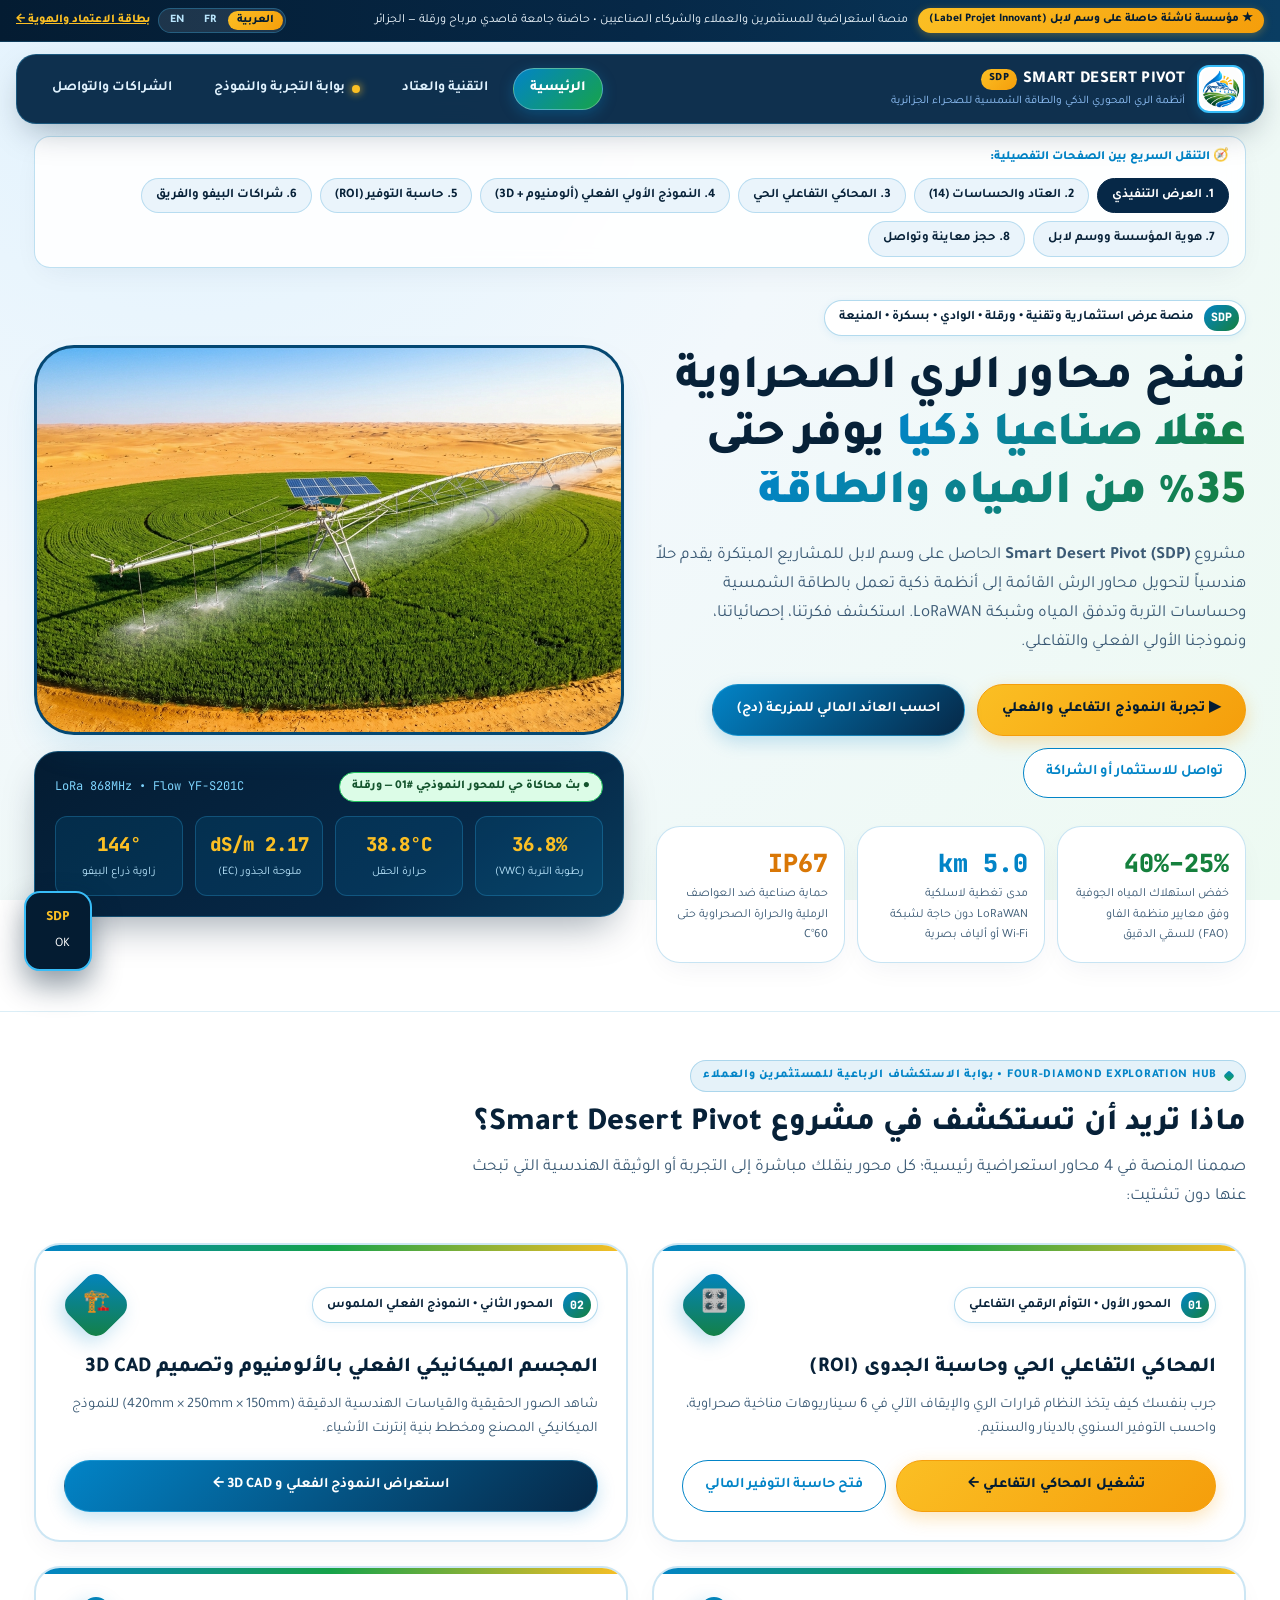
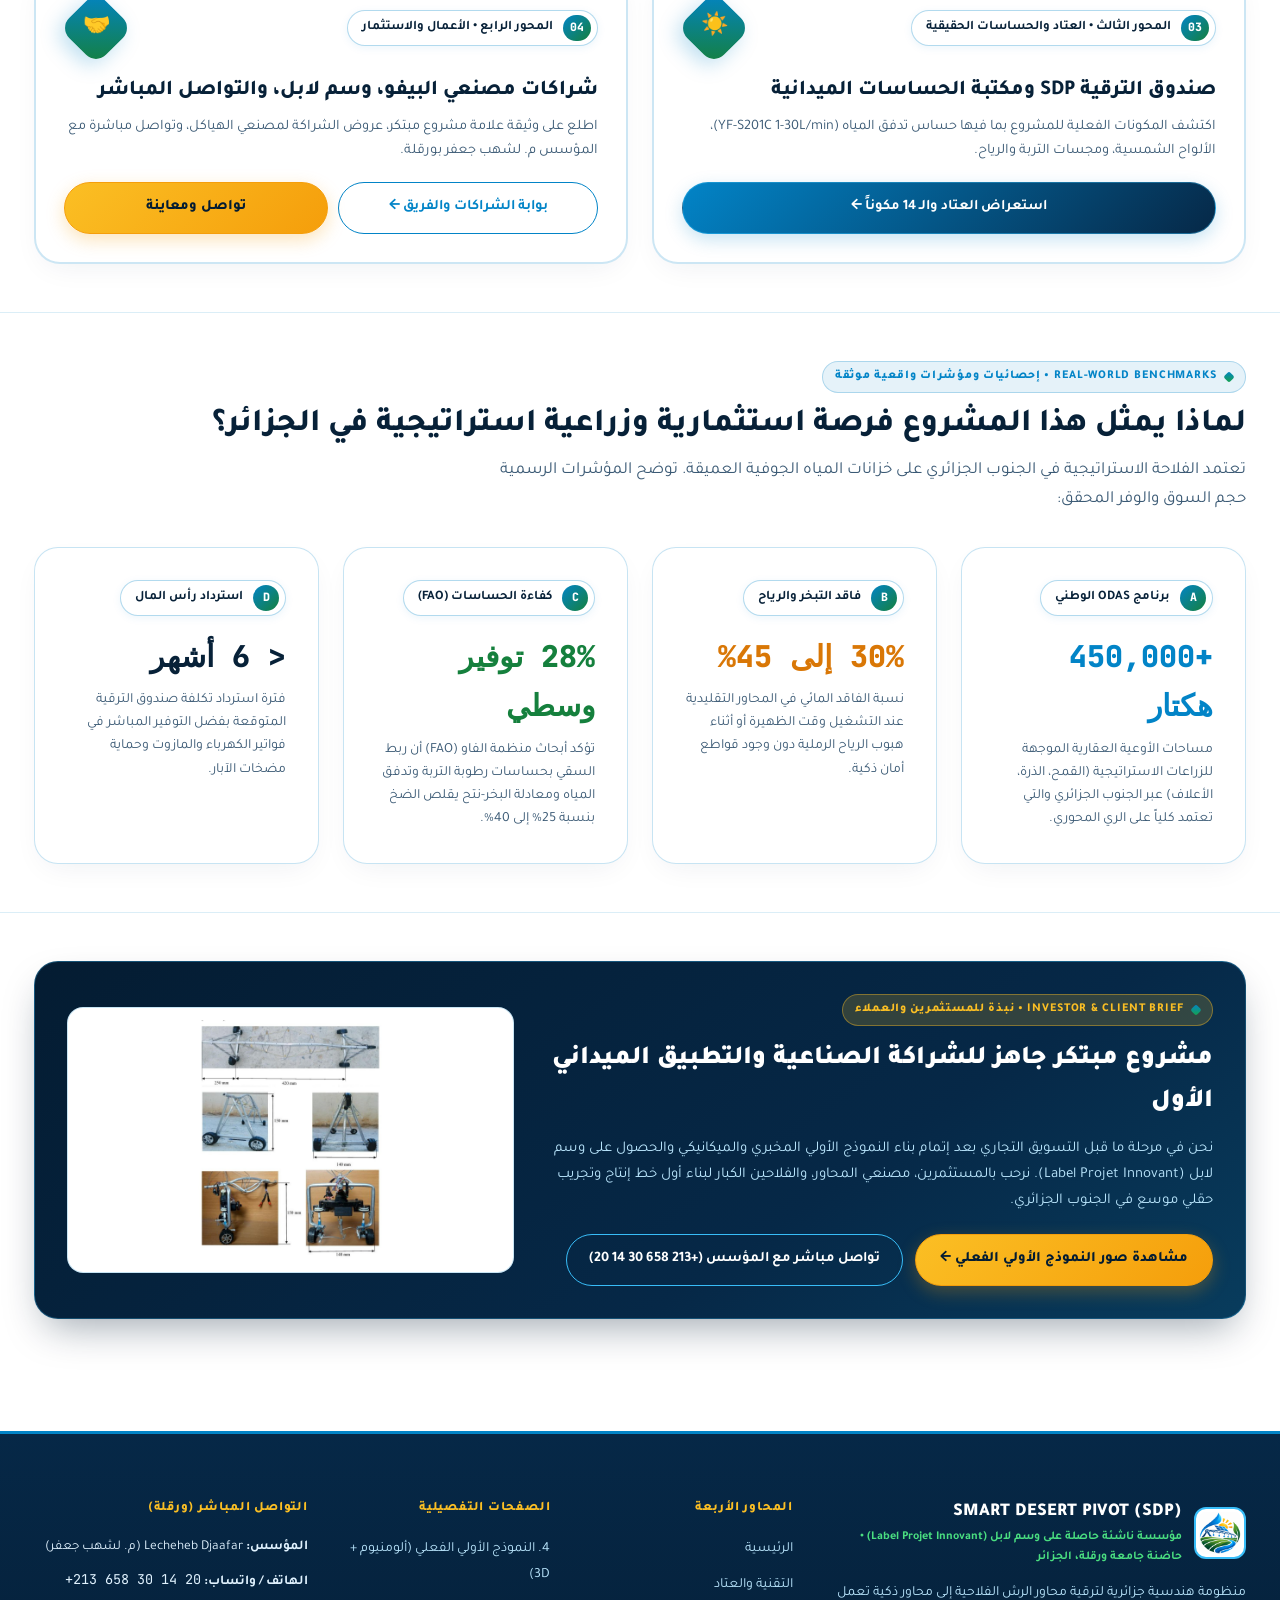
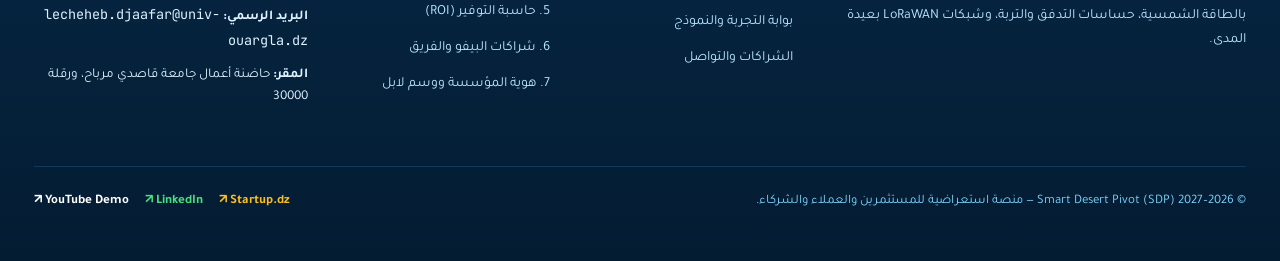
<file: index.html>
<!DOCTYPE html>
<html lang="ar" dir="rtl">
<head>
  <meta charset="UTF-8">
  <meta name="viewport" content="width=device-width, initial-scale=1.0">
  <title>الرئيسية — منصة الري المحوري الذكي والطاقة الشمسية | Smart Desert Pivot (SDP)</title>
  <link rel="preconnect" href="https://fonts.googleapis.com">
  <link rel="preconnect" href="https://fonts.gstatic.com" crossorigin>
  <link href="https://fonts.googleapis.com/css2?family=DM+Sans:wght@400;500;700&family=JetBrains+Mono:wght@500;700&family=Tajawal:wght@300;400;500;700;800;900&display=swap" rel="stylesheet">
  <link rel="stylesheet" href="css/variables.css">
  <link rel="stylesheet" href="css/base.css">
  <link rel="stylesheet" href="css/layout.css">
  <link rel="stylesheet" href="css/components.css">
  <link rel="stylesheet" href="css/simulator.css">
  <link rel="stylesheet" href="css/responsive.css">
</head>
<body>

  <!-- Top Sovereign Startup Banner + Language Switcher (AR / FR / EN) + Dedicated Mobile Mode -->
  <div class="sovereign-topbar">
    <div class="sovereign-topbar-inner">
      <div style="display:flex;align-items:center;gap:10px;flex-wrap:wrap;">
        <span class="label-pill-tag" data-i18n="topbar_badge">★ مؤسسة ناشئة حاصلة على وسم لابل (Label Projet Innovant)</span>
        <span data-i18n="topbar_desc">منصة استعراضية للمستثمرين والعملاء والشركاء الصناعيين • حاضنة جامعة قاصدي مرباح ورقلة — الجزائر</span>
      </div>
      <div class="topbar-controls">
        <div class="lang-switcher" role="group" aria-label="Language Switcher">
          <button type="button" class="lang-btn active" data-lang-switch="ar">العربية</button>
          <button type="button" class="lang-btn" data-lang-switch="fr">FR</button>
          <button type="button" class="lang-btn" data-lang-switch="en">EN</button>
        </div>
        <a href="about.html" data-page-target="about.html" data-i18n="topbar_cert_link" style="color:#fbbf24;font-weight:800;text-decoration:underline;font-size:12px;">بطاقة الاعتماد والهوية ←</a>
      </div>
    </div>
  </div>

  <!-- Clean 4-Pillar Showcase Navigation Bar -->
  <header class="site-header-wrap">
    <nav class="t1-pill-navbar" aria-label="التنقل الرئيسي">
      <a href="index.html" data-page-target="index.html" class="brand-lockup">
        <img src="assets/images/brand/logo-mark.png" alt="Smart Desert Pivot Logo" class="brand-logo-img">
        <div>
          <div class="brand-title">
            <span>SMART DESERT PIVOT</span>
            <span style="font-size:11px;background:var(--gradient-solar-cta);color:#041c32;padding:1px 8px;border-radius:99px;font-weight:900;">SDP</span>
          </div>
          <div class="brand-subtitle" data-i18n="brand_subtitle">أنظمة الري المحوري الذكي والطاقة الشمسية للصحراء الجزائرية</div>
        </div>
      </a>

      <button type="button" class="mobile-menu-toggle" aria-label="فتح القائمة" data-i18n="menu_btn">☰ القائمة</button>

      <!-- Strictly 4 Professional Showcase Pillars in the Top Navbar -->
      <ul class="nav-links-list">
        <li><a href="index.html" class="nav-link-item active" data-page-target="index.html"><span data-i18n="nav_home">الرئيسية</span></a></li>
        <li><a href="technology.html" class="nav-link-item " data-page-target="technology.html"><span data-i18n="nav_tech">التقنية والعتاد</span></a></li>
        <li><a href="simulator.html" class="nav-link-item " data-page-target="simulator.html"><span class="nav-live-dot"></span><span data-i18n="nav_hub">بوابة التجربة والنموذج</span></a></li>
        <li><a href="contact.html" class="nav-link-item " data-page-target="contact.html"><span data-i18n="nav_contact">الشراكات والتواصل</span></a></li>
      </ul>
    </nav>
  </header>

  <!-- Sub-Hub Explorer Bar: Preserves All 8 Pages without Cluttering the Main Navbar -->
  <div class="subhub-bar">
    <div class="subhub-inner">
      <span class="subhub-label" data-i18n="subhub_explore_label">🧭 التنقل السريع بين الصفحات التفصيلية:</span>
      <div class="subhub-pills">
        <a href="index.html" data-page-target="index.html" class="subhub-pill active" data-i18n="sub_index">1. العرض التنفيذي</a>
        <a href="technology.html" data-page-target="technology.html" class="subhub-pill" data-i18n="sub_tech">2. العتاد والحساسات (14)</a>
        <a href="simulator.html" data-page-target="simulator.html" class="subhub-pill" data-i18n="sub_sim">3. المحاكي التفاعلي الحي</a>
        <a href="pilot.html" data-page-target="pilot.html" class="subhub-pill" data-i18n="sub_pilot">4. النموذج الأولي الفعلي (ألومنيوم + 3D)</a>
        <a href="calculator.html" data-page-target="calculator.html" class="subhub-pill" data-i18n="sub_calc">5. حاسبة التوفير (ROI)</a>
        <a href="partnerships.html" data-page-target="partnerships.html" class="subhub-pill" data-i18n="sub_part">6. شراكات البيفو والفريق</a>
        <a href="about.html" data-page-target="about.html" class="subhub-pill" data-i18n="sub_about">7. هوية المؤسسة ووسم لابل</a>
        <a href="contact.html" data-page-target="contact.html" class="subhub-pill" data-i18n="sub_contact">8. حجز معاينة وتواصل</a>
      </div>
    </div>
  </div>
  <main>
  <!-- Hero Section -->
  <section class="section-block" style="padding-top:32px;">
    <div class="container">
      <div class="grid-2" style="align-items:center;">
        <div>
          <div class="pirsch-step-badge">
            <span class="step-num">SDP</span>
            <span data-i18n="hero_step">منصة عرض استثمارية وتقنية • ورقلة • الوادي • بسكرة • المنيعة</span>
          </div>
          <h1 class="display-headline" style="margin-bottom:18px;" data-i18n="hero_title">
            نمنح محاور الري الصحراوية <strong>عقلاً صناعياً ذكياً</strong> يوفر حتى <strong>35% من المياه والطاقة</strong>
          </h1>
          <p class="section-subhead" style="margin-bottom:26px;" data-i18n="hero_sub">
            مشروع <strong>Smart Desert Pivot (SDP)</strong> الحاصل على وسم لابل للمشاريع المبتكرة يقدم حلاً هندسياً لتحويل محاور الرش القائمة إلى أنظمة ذكية تعمل بالطاقة الشمسية وحساسات التربة وتدفق المياه وشبكة LoRaWAN. استكشف فكرتنا، إحصائياتنا، ونموذجنا الأولي الفعلي والتفاعلي.
          </p>

          <div style="display:flex;flex-wrap:wrap;gap:12px;margin-bottom:28px;">
            <a href="simulator.html" data-page-target="simulator.html" class="btn-sunshine" data-i18n="hero_btn_sim">
              ▶ تجربة النموذج التفاعلي والفعلي
            </a>
            <a href="calculator.html" data-page-target="calculator.html" class="btn-carbon" data-i18n="hero_btn_calc">
              احسب العائد المالي للمزرعة (دج)
            </a>
            <a href="contact.html" data-page-target="contact.html" class="btn-ghost-ink" data-i18n="hero_btn_contact">
              تواصل للاستثمار أو الشراكة
            </a>
          </div>

          <div class="grid-3" style="gap:12px;">
            <div class="pirsch-card-white" style="padding:16px;">
              <div class="font-mono" style="font-size:25px;font-weight:900;color:var(--color-sdp-emerald);" data-i18n="kpi1_val">25%–40%</div>
              <div style="font-size:12.5px;color:var(--color-graphite);" data-i18n="kpi1_lbl">خفض استهلاك المياه الجوفية وفق معايير منظمة الفاو (FAO) للسقي الدقيق</div>
            </div>
            <div class="pirsch-card-white" style="padding:16px;">
              <div class="font-mono" style="font-size:25px;font-weight:900;color:var(--color-water-blue);" data-i18n="kpi2_val">5.0 km</div>
              <div style="font-size:12.5px;color:var(--color-graphite);" data-i18n="kpi2_lbl">مدى تغطية لاسلكية LoRaWAN دون حاجة لشبكة Wi-Fi أو ألياف بصرية</div>
            </div>
            <div class="pirsch-card-white" style="padding:16px;">
              <div class="font-mono" style="font-size:25px;font-weight:900;color:var(--color-alert-amber);" data-i18n="kpi3_val">IP67</div>
              <div style="font-size:12.5px;color:var(--color-graphite);" data-i18n="kpi3_lbl">حماية صناعية ضد العواصف الرملية والحرارة الصحراوية حتى 60°C</div>
            </div>
          </div>
        </div>

        <!-- Right Column: Solar-Pivot Hero Image + Live Telemetry Strip -->
        <div>
          <div class="t1-porthole-frame" style="height:390px;margin-bottom:16px;">
            <img src="assets/images/field/sahara-pivot-hero.jpg" alt="Smart Desert Pivot Solar Irrigation in Algerian Sahara">
          </div>

          <div class="pirsch-card-dark" style="padding:20px;">
            <div style="display:flex;align-items:center;justify-content:space-between;margin-bottom:14px;flex-wrap:wrap;gap:8px;">
              <span class="mint-status-badge" data-i18n="live_badge">● بث محاكاة حي للمحور النموذجي #01 — ورقلة</span>
              <span class="font-mono" style="font-size:12px;color:#7dd3fc;">LoRa 868MHz • Flow YF-S201C</span>
            </div>
            <div class="kpi-telemetry-grid">
              <div class="kpi-mini-box">
                <div class="kpi-mini-val" id="hubLiveMoisture">36.4%</div>
                <div class="kpi-mini-lbl" data-i18n="live_m_lbl">رطوبة التربة (VWC)</div>
              </div>
              <div class="kpi-mini-box">
                <div class="kpi-mini-val" id="hubLiveTemp">38.5°C</div>
                <div class="kpi-mini-lbl" data-i18n="live_t_lbl">حرارة الحقل</div>
              </div>
              <div class="kpi-mini-box">
                <div class="kpi-mini-val" id="hubLiveEc">2.15 dS/m</div>
                <div class="kpi-mini-lbl" data-i18n="live_ec_lbl">ملوحة الجذور (EC)</div>
              </div>
              <div class="kpi-mini-box">
                <div class="kpi-mini-val" id="hubLiveAngle">142°</div>
                <div class="kpi-mini-lbl" data-i18n="live_ang_lbl">زاوية ذراع البيفو</div>
              </div>
            </div>
          </div>
        </div>
      </div>
    </div>
  </section>

  <!-- Section 2: The 4-Diamond Interactive Exploration Hub (بوابة الاستكشاف الرباعية) -->
  <section class="section-block">
    <div class="container">
      <div class="t1-section-label" data-i18n="portal_tag">FOUR-DIAMOND EXPLORATION HUB • بوابة الاستكشاف الرباعية للمستثمرين والعملاء</div>
      <h2 class="section-heading" style="margin-bottom:10px;" data-i18n="portal_title">
        ماذا تريد أن تستكشف في مشروع Smart Desert Pivot؟
      </h2>
      <p class="section-subhead" style="margin-bottom:32px;" data-i18n="portal_sub">
        صممنا المنصة في 4 محاور استعراضية رئيسية؛ كل محور ينقلك مباشرة إلى التجربة أو الوثيقة الهندسية التي تبحث عنها دون تشتيت:
      </p>

      <div class="diamond-hub-grid">
        <!-- Diamond 1: Interactive Digital Twin & ROI -->
        <div class="diamond-portal-card">
          <div>
            <div class="diamond-badge-wrap">
              <div class="pirsch-step-badge" style="margin-bottom:0;"><span class="step-num">01</span><span data-i18n="d1_badge">المحور الأول • التوأم الرقمي التفاعلي</span></div>
              <div class="diamond-shape-icon"><span>🎛️</span></div>
            </div>
            <h3 style="font-size:21px;font-weight:800;margin:14px 0 8px;" data-i18n="d1_title">المحاكي التفاعلي الحي وحاسبة الجدوى (ROI)</h3>
            <p style="font-size:14.5px;color:var(--color-graphite);" data-i18n="d1_desc">
              جرب بنفسك كيف يتخذ النظام قرارات الري والإيقاف الآلي في 6 سيناريوهات مناخية صحراوية، واحسب التوفير السنوي بالدينار والسنتيم.
            </p>
          </div>
          <div style="display:flex;gap:10px;flex-wrap:wrap;">
            <a href="simulator.html" data-page-target="simulator.html" class="btn-sunshine" style="flex:1;" data-i18n="d1_btn1">تشغيل المحاكي التفاعلي ←</a>
            <a href="calculator.html" data-page-target="calculator.html" class="btn-ghost-ink" data-i18n="d1_btn2">فتح حاسبة التوفير المالي</a>
          </div>
        </div>

        <!-- Diamond 2: Real Physical Prototype & 3D CAD -->
        <div class="diamond-portal-card">
          <div>
            <div class="diamond-badge-wrap">
              <div class="pirsch-step-badge" style="margin-bottom:0;"><span class="step-num">02</span><span data-i18n="d2_badge">المحور الثاني • النموذج الفعلي الملموس</span></div>
              <div class="diamond-shape-icon"><span>🏗️</span></div>
            </div>
            <h3 style="font-size:21px;font-weight:800;margin:14px 0 8px;" data-i18n="d2_title">المجسم الميكانيكي الفعلي بالألومنيوم وتصميم 3D CAD</h3>
            <p style="font-size:14.5px;color:var(--color-graphite);" data-i18n="d2_desc">
              شاهد الصور الحقيقية والقياسات الهندسية الدقيقة (420mm × 250mm × 150mm) للنموذج الميكانيكي المصنع ومخطط بنية إنترنت الأشياء.
            </p>
          </div>
          <div style="display:flex;gap:10px;flex-wrap:wrap;">
            <a href="pilot.html" data-page-target="pilot.html" class="btn-carbon" style="width:100%;" data-i18n="d2_btn1">استعراض النموذج الفعلي و 3D CAD ←</a>
          </div>
        </div>

        <!-- Diamond 3: Hardware & 14 Real Sensors -->
        <div class="diamond-portal-card">
          <div>
            <div class="diamond-badge-wrap">
              <div class="pirsch-step-badge" style="margin-bottom:0;"><span class="step-num">03</span><span data-i18n="d3_badge">المحور الثالث • العتاد والحساسات الحقيقية</span></div>
              <div class="diamond-shape-icon"><span>☀️</span></div>
            </div>
            <h3 style="font-size:21px;font-weight:800;margin:14px 0 8px;" data-i18n="d3_title">صندوق الترقية SDP ومكتبة الحساسات الميدانية</h3>
            <p style="font-size:14.5px;color:var(--color-graphite);" data-i18n="d3_desc">
              اكتشف المكونات الفعلية للمشروع بما فيها حساس تدفق المياه (YF-S201C 1-30L/min)، الألواح الشمسية، ومجسات التربة والرياح.
            </p>
          </div>
          <div style="display:flex;gap:10px;flex-wrap:wrap;">
            <a href="technology.html" data-page-target="technology.html" class="btn-carbon" style="width:100%;" data-i18n="d3_btn1">استعراض العتاد والـ 14 مكوناً ←</a>
          </div>
        </div>

        <!-- Diamond 4: Partnerships, Label & Direct Contact -->
        <div class="diamond-portal-card">
          <div>
            <div class="diamond-badge-wrap">
              <div class="pirsch-step-badge" style="margin-bottom:0;"><span class="step-num">04</span><span data-i18n="d4_badge">المحور الرابع • الأعمال والاستثمار</span></div>
              <div class="diamond-shape-icon"><span>🤝</span></div>
            </div>
            <h3 style="font-size:21px;font-weight:800;margin:14px 0 8px;" data-i18n="d4_title">شراكات مصنعي البيفو، وسم لابل، والتواصل المباشر</h3>
            <p style="font-size:14.5px;color:var(--color-graphite);" data-i18n="d4_desc">
              اطلع على وثيقة علامة مشروع مبتكر، عروض الشراكة لمصنعي الهياكل، وتواصل مباشرة مع المؤسس م. لشهب جعفر بورقلة.
            </p>
          </div>
          <div style="display:flex;gap:10px;flex-wrap:wrap;">
            <a href="partnerships.html" data-page-target="partnerships.html" class="btn-ghost-ink" style="flex:1;" data-i18n="d4_btn1">بوابة الشراكات والفريق ←</a>
            <a href="contact.html" data-page-target="contact.html" class="btn-sunshine" style="flex:1;" data-i18n="d4_btn2">تواصل ومعاينة</a>
          </div>
        </div>
      </div>
    </div>
  </section>

  <!-- Section 3: Real-World Agricultural & Market Benchmarks -->
  <section class="section-block">
    <div class="container">
      <div class="t1-section-label" data-i18n="bench_tag">REAL-WORLD BENCHMARKS • إحصائيات ومؤشرات واقعية موثقة</div>
      <h2 class="section-heading" style="margin-bottom:12px;" data-i18n="bench_title">
        لماذا يمثل هذا المشروع فرصة استثمارية وزراعية استراتيجية في الجزائر؟
      </h2>
      <p class="section-subhead" style="margin-bottom:32px;" data-i18n="bench_sub">
        تعتمد الفلاحة الاستراتيجية في الجنوب الجزائري على خزانات المياه الجوفية العميقة. توضح المؤشرات الرسمية حجم السوق والوفر المحقق:
      </p>

      <div class="grid-4">
        <div class="pirsch-card-white">
          <div class="pirsch-step-badge"><span class="step-num">A</span><span data-i18n="b1_tag">برنامج ODAS الوطني</span></div>
          <div class="font-mono" style="font-size:30px;font-weight:900;color:var(--color-water-blue);margin-bottom:8px;" data-i18n="b1_val">+450,000 هكتار</div>
          <p style="font-size:14px;color:var(--color-graphite);" data-i18n="b1_desc">
            مساحات الأوعية العقارية الموجهة للزراعات الاستراتيجية (القمح، الذرة، الأعلاف) عبر الجنوب الجزائري والتي تعتمد كلياً على الري المحوري.
          </p>
        </div>

        <div class="pirsch-card-white">
          <div class="pirsch-step-badge"><span class="step-num">B</span><span data-i18n="b2_tag">فاقد التبخر والرياح</span></div>
          <div class="font-mono" style="font-size:30px;font-weight:900;color:var(--color-alert-amber);margin-bottom:8px;" data-i18n="b2_val">30% إلى 45%</div>
          <p style="font-size:14px;color:var(--color-graphite);" data-i18n="b2_desc">
            نسبة الفاقد المائي في المحاور التقليدية عند التشغيل وقت الظهيرة أو أثناء هبوب الرياح الرملية دون وجود قواطع أمان ذكية.
          </p>
        </div>

        <div class="pirsch-card-white">
          <div class="pirsch-step-badge"><span class="step-num">C</span><span data-i18n="b3_tag">كفاءة الحساسات (FAO)</span></div>
          <div class="font-mono" style="font-size:30px;font-weight:900;color:var(--color-sdp-emerald);margin-bottom:8px;" data-i18n="b3_val">28% توفير وسطي</div>
          <p style="font-size:14px;color:var(--color-graphite);" data-i18n="b3_desc">
            تؤكد أبحاث منظمة الفاو (FAO) أن ربط السقي بحساسات رطوبة التربة وتدفق المياه ومعادلة البخر-نتح يقلص الضخ بنسبة 25% إلى 40%.
          </p>
        </div>

        <div class="pirsch-card-white">
          <div class="pirsch-step-badge"><span class="step-num">D</span><span data-i18n="b4_tag">استرداد رأس المال</span></div>
          <div class="font-mono" style="font-size:30px;font-weight:900;color:var(--color-ink);margin-bottom:8px;" data-i18n="b4_val">&lt; 6 أشهر</div>
          <p style="font-size:14px;color:var(--color-graphite);" data-i18n="b4_desc">
            فترة استرداد تكلفة صندوق الترقية المتوقعة بفضل التوفير المباشر في فواتير الكهرباء والمازوت وحماية مضخات الآبار.
          </p>
        </div>
      </div>
    </div>
  </section>

  <!-- Section 4: Investor & Client Executive Summary Banner -->
  <section class="section-block" style="border-bottom:none;">
    <div class="container">
      <div class="pirsch-card-dark" style="display:grid;grid-template-columns:1.5fr 1fr;gap:28px;align-items:center;" class="grid-2">
        <div>
          <div class="t1-section-label" style="background:rgba(251,191,36,0.18);color:#fbbf24;border-color:rgba(251,191,36,0.4);" data-i18n="pitch_tag">INVESTOR &amp; CLIENT BRIEF • نبذة للمستثمرين والعملاء</div>
          <h2 style="font-size:26px;font-weight:900;color:#ffffff;margin-bottom:12px;" data-i18n="pitch_title">
            مشروع مبتكر جاهز للشراكة الصناعية والتطبيق الميداني الأول
          </h2>
          <p style="font-size:15px;color:#bae6fd;line-height:1.75;margin-bottom:20px;" data-i18n="pitch_desc">
            نحن في مرحلة ما قبل التسويق التجاري بعد إتمام بناء النموذج الأولي المخبري والميكانيكي والحصول على وسم لابل (Label Projet Innovant). نرحب بالمستثمرين، مصنعي المحاور، والفلاحين الكبار لبناء أول خط إنتاج وتجريب حقلي موسع في الجنوب الجزائري.
          </p>
          <div style="display:flex;gap:12px;flex-wrap:wrap;">
            <a href="pilot.html" data-page-target="pilot.html" class="btn-sunshine" data-ar="مشاهدة صور النموذج الأولي الفعلي ←" data-fr="Voir les Photos du Prototype Réel →" data-en="View Real Prototype Photos →">مشاهدة صور النموذج الأولي الفعلي ←</a>
            <a href="contact.html" data-page-target="contact.html" class="btn-ghost-ink" style="background:transparent;color:#ffffff;border-color:#38bdf8;" data-ar="تواصل مباشر مع المؤسس (+213 658 30 14 20)" data-fr="Contacter le Fondateur (+213 658 30 14 20)" data-en="Contact Founder (+213 658 30 14 20)">تواصل مباشر مع المؤسس (+213 658 30 14 20)</a>
          </div>
        </div>
        <div class="pirsch-image-frame" style="background:#ffffff;padding:12px;">
          <img src="assets/images/prototype/aluminum-pivot-dimensions.jpg" alt="Aluminum Center Pivot Prototype Dimensions" style="width:100%;height:240px;object-fit:contain;">
        </div>
      </div>
    </div>
  </section>
  </main>
  <!-- Deep Pivot Navy Footer -->
  <footer class="t1-onyx-footer">
    <div class="container">
      <div class="footer-grid">
        <div>
          <div style="display:flex;align-items:center;gap:12px;margin-bottom:14px;">
            <img src="assets/images/brand/logo-mark.png" alt="SDP Logo" style="width:52px;height:52px;border-radius:12px;background:#ffffff;padding:3px;border:2px solid #38bdf8;">
            <div>
              <div style="font-weight:900;font-size:18px;color:#ffffff;">SMART DESERT PIVOT (SDP)</div>
              <div style="font-size:12px;color:#4ade80;font-weight:700;" data-i18n="footer_sub">مؤسسة ناشئة حاصلة على وسم لابل (Label Projet Innovant) • حاضنة جامعة ورقلة، الجزائر</div>
            </div>
          </div>
          <p style="font-size:14px;color:#bae6fd;max-width:430px;line-height:1.7;" data-i18n="footer_desc">
            منظومة هندسية جزائرية لترقية محاور الرش الفلاحية إلى محاور ذكية تعمل بالطاقة الشمسية، حساسات التدفق والتربة، وشبكات LoRaWAN بعيدة المدى.
          </p>
        </div>

        <div>
          <div class="footer-col-title" data-i18n="footer_col1">المحاور الأربعة</div>
          <ul class="footer-links">
            <li><a href="index.html" data-page-target="index.html" data-i18n="nav_home">الرئيسية</a></li>
            <li><a href="technology.html" data-page-target="technology.html" data-i18n="nav_tech">التقنية والعتاد</a></li>
            <li><a href="simulator.html" data-page-target="simulator.html" data-i18n="nav_hub">بوابة التجربة والنموذج</a></li>
            <li><a href="contact.html" data-page-target="contact.html" data-i18n="nav_contact">الشراكات والتواصل</a></li>
          </ul>
        </div>

        <div>
          <div class="footer-col-title" data-i18n="footer_col2">الصفحات التفصيلية</div>
          <ul class="footer-links">
            <li><a href="pilot.html" data-page-target="pilot.html" data-i18n="sub_pilot">النموذج الأولي الفعلي (ألومنيوم + 3D)</a></li>
            <li><a href="calculator.html" data-page-target="calculator.html" data-i18n="sub_calc">حاسبة التوفير (ROI)</a></li>
            <li><a href="partnerships.html" data-page-target="partnerships.html" data-i18n="sub_part">شراكات البيفو والفريق</a></li>
            <li><a href="about.html" data-page-target="about.html" data-i18n="sub_about">هوية المؤسسة ووسم لابل</a></li>
          </ul>
        </div>

        <div>
          <div class="footer-col-title" data-i18n="footer_col3">التواصل المباشر (ورقلة)</div>
          <ul class="footer-links" style="color:#e0f2fe;font-size:13.5px;">
            <li><strong data-ar="المؤسس:" data-fr="Fondateur :" data-en="Founder:">المؤسس:</strong> Lecheheb Djaafar (م. لشهب جعفر)</li>
            <li><strong data-ar="الهاتف / واتساب:" data-fr="Tél / WhatsApp :" data-en="Phone / WhatsApp:">الهاتف / واتساب:</strong> <span class="font-mono" dir="ltr">+213 658 30 14 20</span></li>
            <li><strong data-ar="البريد الرسمي:" data-fr="Email :" data-en="Email:">البريد الرسمي:</strong> <span class="font-mono">lecheheb.djaafar@univ-ouargla.dz</span></li>
            <li><strong data-ar="المقر:" data-fr="Siège :" data-en="Location:">المقر:</strong> <span data-ar="حاضنة أعمال جامعة قاصدي مرباح، ورقلة 30000" data-fr="Incubateur Univ. Kasdi Merbah, Ouargla 30000" data-en="Kasdi Merbah University Incubator, Ouargla 30000">حاضنة أعمال جامعة قاصدي مرباح، ورقلة 30000</span></li>
          </ul>
        </div>
      </div>

      <div class="footer-bottom">
        <div data-ar="© 2026–2027 Smart Desert Pivot (SDP) — منصة استعراضية للمستثمرين والعملاء والشركاء." data-fr="© 2026–2027 Smart Desert Pivot (SDP) — Plateforme Vitrine Investisseurs & Clients." data-en="© 2026–2027 Smart Desert Pivot (SDP) — Investor, Client & Partner Showcase Platform.">© 2026–2027 Smart Desert Pivot (SDP) — منصة استعراضية للمستثمرين والعملاء والشركاء.</div>
        <div style="display:flex;gap:16px;flex-wrap:wrap;">
          <a href="https://startup.dz/" target="_blank" rel="noopener noreferrer" style="color:var(--color-sunshine-highlight);font-weight:700;">Startup.dz ↗</a>
          <a href="https://www.linkedin.com/in/lecheheb-djaafar-226594348/" target="_blank" rel="noopener noreferrer" style="color:#4ade80;font-weight:700;">LinkedIn ↗</a>
          <a href="https://www.youtube.com/@CodeCraftDL" target="_blank" rel="noopener noreferrer" style="color:#ffffff;font-weight:700;">YouTube Demo ↗</a>
        </div>
      </div>
    </div>
  </footer>

  <!-- Dedicated Smartphone Sticky Bottom App Bar -->
  <nav class="mobile-bottom-nav" aria-label="Mobile Bottom Navigation">
    <div class="mobile-bottom-nav-inner">
      <a href="index.html" data-page-target="index.html" class="mobile-tab-item active">
        <span class="tab-icon">🏠</span>
        <span data-i18n="mob_home">الرئيسية</span>
      </a>
      <a href="technology.html" data-page-target="technology.html" class="mobile-tab-item ">
        <span class="tab-icon">⚙️</span>
        <span data-i18n="mob_tech">العتاد</span>
      </a>
      <a href="simulator.html" data-page-target="simulator.html" class="mobile-tab-item ">
        <span class="tab-icon">🎛️</span>
        <span data-i18n="mob_hub">النموذج والمحاكي</span>
      </a>
      <a href="contact.html" data-page-target="contact.html" class="mobile-tab-item ">
        <span class="tab-icon">🤝</span>
        <span data-i18n="mob_contact">تواصل وشراكة</span>
      </a>
    </div>
  </nav>

  <!-- Global In-Page Toast Notification -->
  <div id="sdpToast" class="sdp-toast" role="status" aria-live="polite">
    <div style="font-weight:800;font-size:14px;color:var(--color-sunshine-highlight);" id="sdpToastTitle">SDP</div>
    <div style="font-size:13px;margin-top:3px;" id="sdpToastMsg">OK</div>
  </div>

  <script src="js/i18n.js"></script>
  <script src="js/main.js"></script>
  <script src="js/telemetry-stream.js"></script>
  
</body>
</html>
</file>
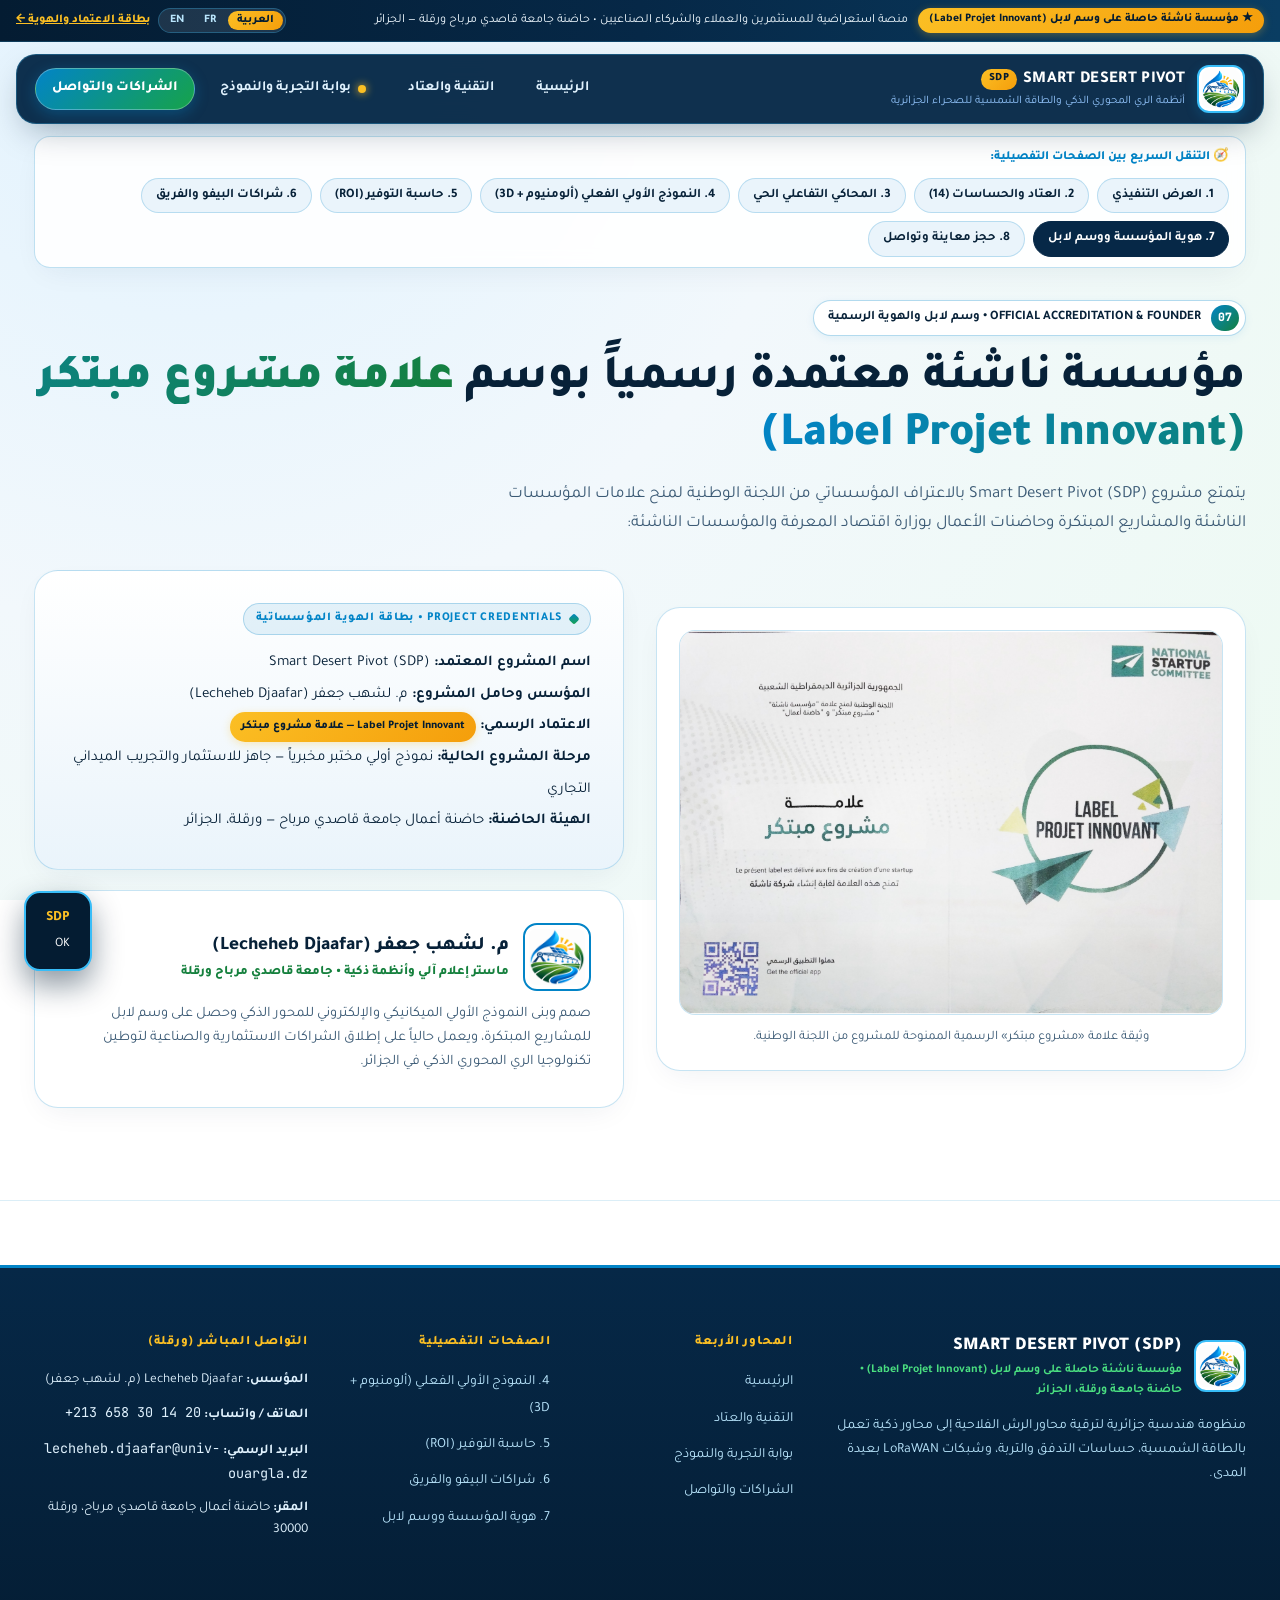
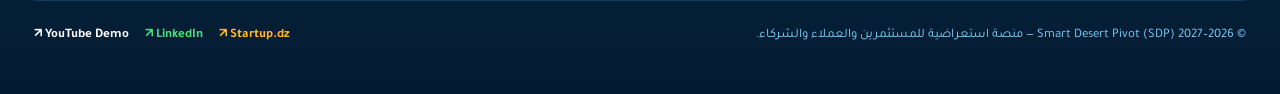
<file: about.html>
<!DOCTYPE html>
<html lang="ar" dir="rtl">
<head>
  <meta charset="UTF-8">
  <meta name="viewport" content="width=device-width, initial-scale=1.0">
  <title>وسم لابل للمشاريع المبتكرة وملف المؤسس | Smart Desert Pivot (SDP)</title>
  <link rel="preconnect" href="https://fonts.googleapis.com">
  <link rel="preconnect" href="https://fonts.gstatic.com" crossorigin>
  <link href="https://fonts.googleapis.com/css2?family=DM+Sans:wght@400;500;700&family=JetBrains+Mono:wght@500;700&family=Tajawal:wght@300;400;500;700;800;900&display=swap" rel="stylesheet">
  <link rel="stylesheet" href="css/variables.css">
  <link rel="stylesheet" href="css/base.css">
  <link rel="stylesheet" href="css/layout.css">
  <link rel="stylesheet" href="css/components.css">
  <link rel="stylesheet" href="css/simulator.css">
  <link rel="stylesheet" href="css/responsive.css">
</head>
<body>

  <!-- Top Sovereign Startup Banner + Language Switcher (AR / FR / EN) + Dedicated Mobile Mode -->
  <div class="sovereign-topbar">
    <div class="sovereign-topbar-inner">
      <div style="display:flex;align-items:center;gap:10px;flex-wrap:wrap;">
        <span class="label-pill-tag" data-i18n="topbar_badge">★ مؤسسة ناشئة حاصلة على وسم لابل (Label Projet Innovant)</span>
        <span data-i18n="topbar_desc">منصة استعراضية للمستثمرين والعملاء والشركاء الصناعيين • حاضنة جامعة قاصدي مرباح ورقلة — الجزائر</span>
      </div>
      <div class="topbar-controls">
        <div class="lang-switcher" role="group" aria-label="Language Switcher">
          <button type="button" class="lang-btn active" data-lang-switch="ar">العربية</button>
          <button type="button" class="lang-btn" data-lang-switch="fr">FR</button>
          <button type="button" class="lang-btn" data-lang-switch="en">EN</button>
        </div>
        <a href="about.html" data-page-target="about.html" data-i18n="topbar_cert_link" style="color:#fbbf24;font-weight:800;text-decoration:underline;font-size:12px;">بطاقة الاعتماد والهوية ←</a>
      </div>
    </div>
  </div>

  <!-- Clean 4-Pillar Showcase Navigation Bar -->
  <header class="site-header-wrap">
    <nav class="t1-pill-navbar" aria-label="التنقل الرئيسي">
      <a href="index.html" data-page-target="index.html" class="brand-lockup">
        <img src="assets/images/brand/logo-mark.png" alt="Smart Desert Pivot Logo" class="brand-logo-img">
        <div>
          <div class="brand-title">
            <span>SMART DESERT PIVOT</span>
            <span style="font-size:11px;background:var(--gradient-solar-cta);color:#041c32;padding:1px 8px;border-radius:99px;font-weight:900;">SDP</span>
          </div>
          <div class="brand-subtitle" data-i18n="brand_subtitle">أنظمة الري المحوري الذكي والطاقة الشمسية للصحراء الجزائرية</div>
        </div>
      </a>

      <button type="button" class="mobile-menu-toggle" aria-label="فتح القائمة" data-i18n="menu_btn">☰ القائمة</button>

      <!-- Strictly 4 Professional Showcase Pillars in the Top Navbar -->
      <ul class="nav-links-list">
        <li><a href="index.html" class="nav-link-item " data-page-target="index.html"><span data-i18n="nav_home">الرئيسية</span></a></li>
        <li><a href="technology.html" class="nav-link-item " data-page-target="technology.html"><span data-i18n="nav_tech">التقنية والعتاد</span></a></li>
        <li><a href="simulator.html" class="nav-link-item " data-page-target="simulator.html"><span class="nav-live-dot"></span><span data-i18n="nav_hub">بوابة التجربة والنموذج</span></a></li>
        <li><a href="contact.html" class="nav-link-item active" data-page-target="contact.html"><span data-i18n="nav_contact">الشراكات والتواصل</span></a></li>
      </ul>
    </nav>
  </header>

  <!-- Sub-Hub Explorer Bar: Preserves All 8 Pages without Cluttering the Main Navbar -->
  <div class="subhub-bar">
    <div class="subhub-inner">
      <span class="subhub-label" data-i18n="subhub_explore_label">🧭 التنقل السريع بين الصفحات التفصيلية:</span>
      <div class="subhub-pills">
        <a href="index.html" data-page-target="index.html" class="subhub-pill" data-i18n="sub_index">1. العرض التنفيذي</a>
        <a href="technology.html" data-page-target="technology.html" class="subhub-pill" data-i18n="sub_tech">2. العتاد والحساسات (14)</a>
        <a href="simulator.html" data-page-target="simulator.html" class="subhub-pill" data-i18n="sub_sim">3. المحاكي التفاعلي الحي</a>
        <a href="pilot.html" data-page-target="pilot.html" class="subhub-pill" data-i18n="sub_pilot">4. النموذج الأولي الفعلي (ألومنيوم + 3D)</a>
        <a href="calculator.html" data-page-target="calculator.html" class="subhub-pill" data-i18n="sub_calc">5. حاسبة التوفير (ROI)</a>
        <a href="partnerships.html" data-page-target="partnerships.html" class="subhub-pill" data-i18n="sub_part">6. شراكات البيفو والفريق</a>
        <a href="about.html" data-page-target="about.html" class="subhub-pill active" data-i18n="sub_about">7. هوية المؤسسة ووسم لابل</a>
        <a href="contact.html" data-page-target="contact.html" class="subhub-pill" data-i18n="sub_contact">8. حجز معاينة وتواصل</a>
      </div>
    </div>
  </div>
  <main>
  <section class="section-block" style="padding-top:32px;">
    <div class="container">
      <div class="pirsch-step-badge">
        <span class="step-num">07</span>
        <span data-ar="OFFICIAL ACCREDITATION &amp; FOUNDER • وسم لابل والهوية الرسمية" data-fr="ACCRÉDITATION &amp; FONDATEUR • Label Projet Innovant" data-en="OFFICIAL ACCREDITATION &amp; FOUNDER • Label Projet Innovant">OFFICIAL ACCREDITATION &amp; FOUNDER • وسم لابل والهوية الرسمية</span>
      </div>
      <h1 class="display-headline" style="margin-bottom:14px;" data-ar="مؤسسة ناشئة معتمدة رسمياً بوسم <strong>علامة مشروع مبتكر (Label Projet Innovant)</strong>" data-fr="Projet Officiellement Labellisé <strong>Label Projet Innovant</strong> en Algérie" data-en="Officially Accredited <strong>Label Projet Innovant</strong> Startup Venture">
        مؤسسة ناشئة معتمدة رسمياً بوسم <strong>علامة مشروع مبتكر (Label Projet Innovant)</strong>
      </h1>
      <p class="section-subhead" style="margin-bottom:32px;" data-ar="يتمتع مشروع Smart Desert Pivot (SDP) بالاعتراف المؤسساتي من اللجنة الوطنية لمنح علامات المؤسسات الناشئة والمشاريع المبتكرة وحاضنات الأعمال بوزارة اقتصاد المعرفة والمؤسسات الناشئة:" data-fr="Le projet Smart Desert Pivot (SDP) est reconnu par le Comité National de Labellisation des Startups et Projets Innovants :" data-en="Smart Desert Pivot (SDP) is officially recognized by Algeria's National Startup &amp; Innovative Project Committee:">
        يتمتع مشروع Smart Desert Pivot (SDP) بالاعتراف المؤسساتي من اللجنة الوطنية لمنح علامات المؤسسات الناشئة والمشاريع المبتكرة وحاضنات الأعمال بوزارة اقتصاد المعرفة والمؤسسات الناشئة:
      </p>

      <div class="grid-2" style="align-items:center;margin-bottom:44px;">
        <div class="pirsch-card-white" style="padding:22px;">
          <div class="pirsch-image-frame" style="margin-bottom:12px;">
            <img src="assets/docs/label-projet-innovant.png" alt="Label Projet Innovant Certificate">
          </div>
          <div style="font-size:13px;color:var(--color-graphite);text-align:center;" data-ar="وثيقة علامة «مشروع مبتكر» الرسمية الممنوحة للمشروع من اللجنة الوطنية." data-fr="Certificat officiel « Label Projet Innovant » délivré par le Comité National." data-en="Official 'Label Projet Innovant' accreditation granted by the National Startup Committee.">
            وثيقة علامة «مشروع مبتكر» الرسمية الممنوحة للمشروع من اللجنة الوطنية.
          </div>
        </div>

        <div>
          <div class="pirsch-card" style="margin-bottom:20px;">
            <div class="t1-section-label" data-ar="PROJECT CREDENTIALS • بطاقة الهوية المؤسساتية" data-fr="IDENTITÉ DU PROJET • Accréditation Officielle" data-en="PROJECT CREDENTIALS • Institutional Profile">PROJECT CREDENTIALS • بطاقة الهوية المؤسساتية</div>
            <ul style="font-size:15px;line-height:2.1;">
              <li><strong data-ar="اسم المشروع المعتمد:" data-fr="Nom du Projet :" data-en="Project Title:">اسم المشروع المعتمد:</strong> Smart Desert Pivot (SDP)</li>
              <li><strong data-ar="المؤسس وحامل المشروع:" data-fr="Fondateur &amp; Porteur :" data-en="Founder &amp; Lead Engineer:">المؤسس وحامل المشروع:</strong> م. لشهب جعفر (Lecheheb Djaafar)</li>
              <li><strong data-ar="الاعتماد الرسمي:" data-fr="Distinction :" data-en="Accreditation:">الاعتماد الرسمي:</strong> <span class="label-pill-tag">Label Projet Innovant — علامة مشروع مبتكر</span></li>
              <li><strong data-ar="مرحلة المشروع الحالية:" data-fr="Stade Actuel :" data-en="Current Stage:">مرحلة المشروع الحالية:</strong> <span data-ar="نموذج أولي مختبر مخبرياً — جاهز للاستثمار والتجريب الميداني التجاري" data-fr="Prototype validé — Prêt pour investissement &amp; pilote terrain" data-en="Lab-validated prototype — Ready for seed investment &amp; commercial field pilot">نموذج أولي مختبر مخبرياً — جاهز للاستثمار والتجريب الميداني التجاري</span></li>
              <li><strong data-ar="الهيئة الحاضنة:" data-fr="Incubateur :" data-en="Incubator:">الهيئة الحاضنة:</strong> <span data-ar="حاضنة أعمال جامعة قاصدي مرباح — ورقلة، الجزائر" data-fr="Incubateur de l'Université Kasdi Merbah — Ouargla, Algérie" data-en="Kasdi Merbah University Business Incubator — Ouargla, Algeria">حاضنة أعمال جامعة قاصدي مرباح — ورقلة، الجزائر</span></li>
            </ul>
          </div>

          <div class="pirsch-card-white">
            <div style="display:flex;align-items:center;gap:14px;margin-bottom:12px;">
              <img src="assets/images/brand/logo-mark.png" alt="Smart Desert Pivot Logo" style="width:68px;height:68px;border-radius:14px;border:2px solid #0284c7;object-fit:contain;padding:4px;background:#fff;">
              <div>
                <h3 style="font-size:19px;font-weight:800;">م. لشهب جعفر (Lecheheb Djaafar)</h3>
                <div style="font-size:13px;color:var(--color-sdp-emerald);font-weight:800;" data-ar="ماستر إعلام آلي وأنظمة ذكية • جامعة قاصدي مرباح ورقلة" data-fr="Master Informatique &amp; Systèmes Intelligents • Univ. Ouargla" data-en="M.Sc. Computer Science &amp; Intelligent Systems • Univ. of Ouargla">ماستر إعلام آلي وأنظمة ذكية • جامعة قاصدي مرباح ورقلة</div>
              </div>
            </div>
            <p style="font-size:14.5px;color:var(--color-graphite);" data-ar="صمم وبنى النموذج الأولي الميكانيكي والإلكتروني للمحور الذكي وحصل على وسم لابل للمشاريع المبتكرة، ويعمل حالياً على إطلاق الشراكات الاستثمارية والصناعية لتوطين تكنولوجيا الري المحوري الذكي في الجزائر." data-fr="Concepteur du prototype mécanique et IoT du pivot intelligent, il pilote aujourd'hui l'industrialisation et les partenariats stratégiques en Algérie." data-en="Designed and built the mechanical and IoT smart pivot prototype, now leading industrialization partnerships and investor relations in Algeria.">
              صمم وبنى النموذج الأولي الميكانيكي والإلكتروني للمحور الذكي وحصل على وسم لابل للمشاريع المبتكرة، ويعمل حالياً على إطلاق الشراكات الاستثمارية والصناعية لتوطين تكنولوجيا الري المحوري الذكي في الجزائر.
            </p>
          </div>
        </div>
      </div>
    </div>
  </section>
  </main>
  <!-- Deep Pivot Navy Footer -->
  <footer class="t1-onyx-footer">
    <div class="container">
      <div class="footer-grid">
        <div>
          <div style="display:flex;align-items:center;gap:12px;margin-bottom:14px;">
            <img src="assets/images/brand/logo-mark.png" alt="SDP Logo" style="width:52px;height:52px;border-radius:12px;background:#ffffff;padding:3px;border:2px solid #38bdf8;">
            <div>
              <div style="font-weight:900;font-size:18px;color:#ffffff;">SMART DESERT PIVOT (SDP)</div>
              <div style="font-size:12px;color:#4ade80;font-weight:700;" data-i18n="footer_sub">مؤسسة ناشئة حاصلة على وسم لابل (Label Projet Innovant) • حاضنة جامعة ورقلة، الجزائر</div>
            </div>
          </div>
          <p style="font-size:14px;color:#bae6fd;max-width:430px;line-height:1.7;" data-i18n="footer_desc">
            منظومة هندسية جزائرية لترقية محاور الرش الفلاحية إلى محاور ذكية تعمل بالطاقة الشمسية، حساسات التدفق والتربة، وشبكات LoRaWAN بعيدة المدى.
          </p>
        </div>

        <div>
          <div class="footer-col-title" data-i18n="footer_col1">المحاور الأربعة</div>
          <ul class="footer-links">
            <li><a href="index.html" data-page-target="index.html" data-i18n="nav_home">الرئيسية</a></li>
            <li><a href="technology.html" data-page-target="technology.html" data-i18n="nav_tech">التقنية والعتاد</a></li>
            <li><a href="simulator.html" data-page-target="simulator.html" data-i18n="nav_hub">بوابة التجربة والنموذج</a></li>
            <li><a href="contact.html" data-page-target="contact.html" data-i18n="nav_contact">الشراكات والتواصل</a></li>
          </ul>
        </div>

        <div>
          <div class="footer-col-title" data-i18n="footer_col2">الصفحات التفصيلية</div>
          <ul class="footer-links">
            <li><a href="pilot.html" data-page-target="pilot.html" data-i18n="sub_pilot">النموذج الأولي الفعلي (ألومنيوم + 3D)</a></li>
            <li><a href="calculator.html" data-page-target="calculator.html" data-i18n="sub_calc">حاسبة التوفير (ROI)</a></li>
            <li><a href="partnerships.html" data-page-target="partnerships.html" data-i18n="sub_part">شراكات البيفو والفريق</a></li>
            <li><a href="about.html" data-page-target="about.html" data-i18n="sub_about">هوية المؤسسة ووسم لابل</a></li>
          </ul>
        </div>

        <div>
          <div class="footer-col-title" data-i18n="footer_col3">التواصل المباشر (ورقلة)</div>
          <ul class="footer-links" style="color:#e0f2fe;font-size:13.5px;">
            <li><strong data-ar="المؤسس:" data-fr="Fondateur :" data-en="Founder:">المؤسس:</strong> Lecheheb Djaafar (م. لشهب جعفر)</li>
            <li><strong data-ar="الهاتف / واتساب:" data-fr="Tél / WhatsApp :" data-en="Phone / WhatsApp:">الهاتف / واتساب:</strong> <span class="font-mono" dir="ltr">+213 658 30 14 20</span></li>
            <li><strong data-ar="البريد الرسمي:" data-fr="Email :" data-en="Email:">البريد الرسمي:</strong> <span class="font-mono">lecheheb.djaafar@univ-ouargla.dz</span></li>
            <li><strong data-ar="المقر:" data-fr="Siège :" data-en="Location:">المقر:</strong> <span data-ar="حاضنة أعمال جامعة قاصدي مرباح، ورقلة 30000" data-fr="Incubateur Univ. Kasdi Merbah, Ouargla 30000" data-en="Kasdi Merbah University Incubator, Ouargla 30000">حاضنة أعمال جامعة قاصدي مرباح، ورقلة 30000</span></li>
          </ul>
        </div>
      </div>

      <div class="footer-bottom">
        <div data-ar="© 2026–2027 Smart Desert Pivot (SDP) — منصة استعراضية للمستثمرين والعملاء والشركاء." data-fr="© 2026–2027 Smart Desert Pivot (SDP) — Plateforme Vitrine Investisseurs & Clients." data-en="© 2026–2027 Smart Desert Pivot (SDP) — Investor, Client & Partner Showcase Platform.">© 2026–2027 Smart Desert Pivot (SDP) — منصة استعراضية للمستثمرين والعملاء والشركاء.</div>
        <div style="display:flex;gap:16px;flex-wrap:wrap;">
          <a href="https://startup.dz/" target="_blank" rel="noopener noreferrer" style="color:var(--color-sunshine-highlight);font-weight:700;">Startup.dz ↗</a>
          <a href="https://www.linkedin.com/in/lecheheb-djaafar-226594348/" target="_blank" rel="noopener noreferrer" style="color:#4ade80;font-weight:700;">LinkedIn ↗</a>
          <a href="https://www.youtube.com/@CodeCraftDL" target="_blank" rel="noopener noreferrer" style="color:#ffffff;font-weight:700;">YouTube Demo ↗</a>
        </div>
      </div>
    </div>
  </footer>

  <!-- Dedicated Smartphone Sticky Bottom App Bar -->
  <nav class="mobile-bottom-nav" aria-label="Mobile Bottom Navigation">
    <div class="mobile-bottom-nav-inner">
      <a href="index.html" data-page-target="index.html" class="mobile-tab-item ">
        <span class="tab-icon">🏠</span>
        <span data-i18n="mob_home">الرئيسية</span>
      </a>
      <a href="technology.html" data-page-target="technology.html" class="mobile-tab-item ">
        <span class="tab-icon">⚙️</span>
        <span data-i18n="mob_tech">العتاد</span>
      </a>
      <a href="simulator.html" data-page-target="simulator.html" class="mobile-tab-item ">
        <span class="tab-icon">🎛️</span>
        <span data-i18n="mob_hub">النموذج والمحاكي</span>
      </a>
      <a href="contact.html" data-page-target="contact.html" class="mobile-tab-item active">
        <span class="tab-icon">🤝</span>
        <span data-i18n="mob_contact">تواصل وشراكة</span>
      </a>
    </div>
  </nav>

  <!-- Global In-Page Toast Notification -->
  <div id="sdpToast" class="sdp-toast" role="status" aria-live="polite">
    <div style="font-weight:800;font-size:14px;color:var(--color-sunshine-highlight);" id="sdpToastTitle">SDP</div>
    <div style="font-size:13px;margin-top:3px;" id="sdpToastMsg">OK</div>
  </div>

  <script src="js/i18n.js"></script>
  <script src="js/main.js"></script>
  <script src="js/telemetry-stream.js"></script>
  
</body>
</html>
</file>
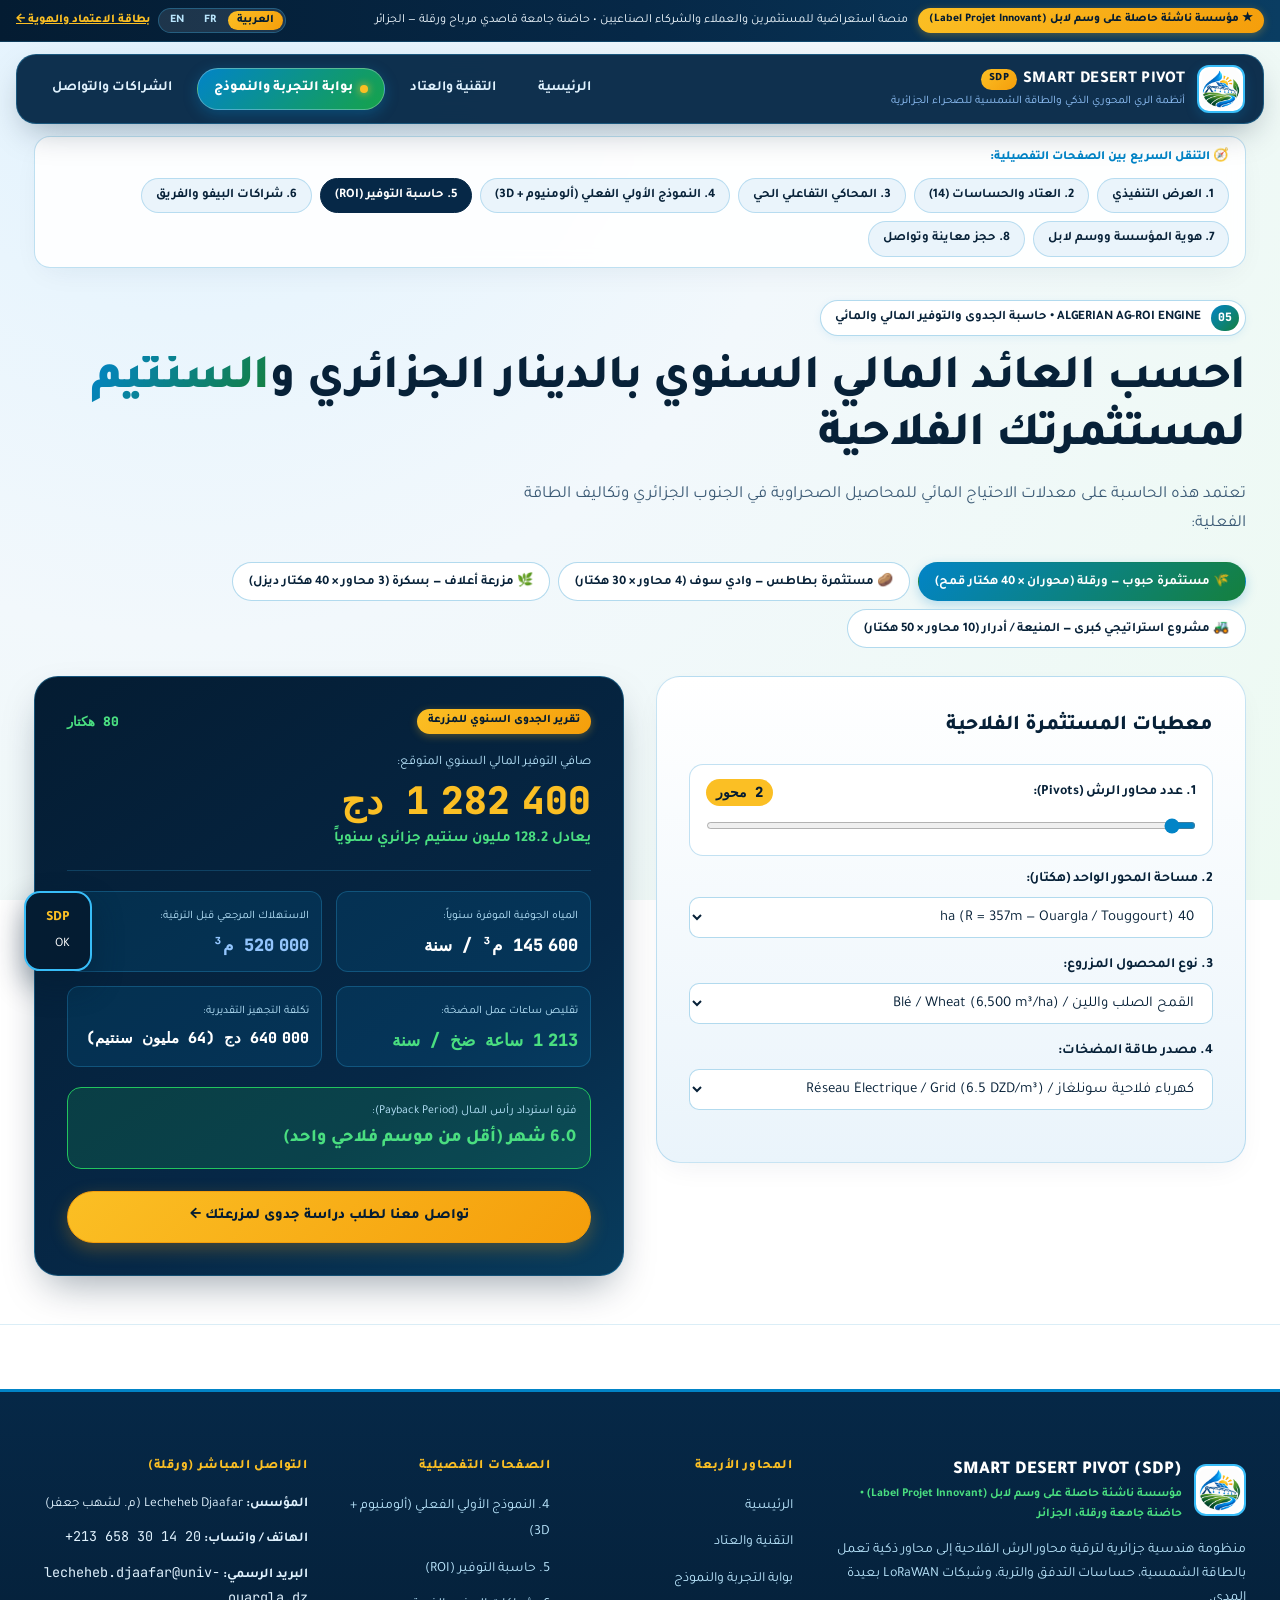
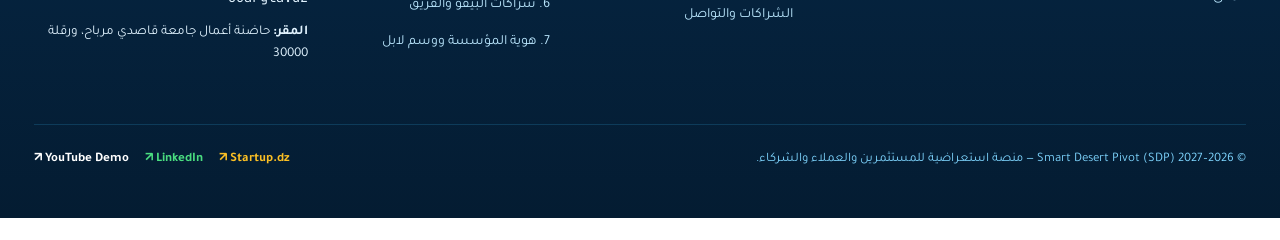
<file: calculator.html>
<!DOCTYPE html>
<html lang="ar" dir="rtl">
<head>
  <meta charset="UTF-8">
  <meta name="viewport" content="width=device-width, initial-scale=1.0">
  <title>حاسبة الجدوى والتوفير المالي (ROI) | Smart Desert Pivot (SDP)</title>
  <link rel="preconnect" href="https://fonts.googleapis.com">
  <link rel="preconnect" href="https://fonts.gstatic.com" crossorigin>
  <link href="https://fonts.googleapis.com/css2?family=DM+Sans:wght@400;500;700&family=JetBrains+Mono:wght@500;700&family=Tajawal:wght@300;400;500;700;800;900&display=swap" rel="stylesheet">
  <link rel="stylesheet" href="css/variables.css">
  <link rel="stylesheet" href="css/base.css">
  <link rel="stylesheet" href="css/layout.css">
  <link rel="stylesheet" href="css/components.css">
  <link rel="stylesheet" href="css/simulator.css">
  <link rel="stylesheet" href="css/responsive.css">
</head>
<body>

  <!-- Top Sovereign Startup Banner + Language Switcher (AR / FR / EN) + Dedicated Mobile Mode -->
  <div class="sovereign-topbar">
    <div class="sovereign-topbar-inner">
      <div style="display:flex;align-items:center;gap:10px;flex-wrap:wrap;">
        <span class="label-pill-tag" data-i18n="topbar_badge">★ مؤسسة ناشئة حاصلة على وسم لابل (Label Projet Innovant)</span>
        <span data-i18n="topbar_desc">منصة استعراضية للمستثمرين والعملاء والشركاء الصناعيين • حاضنة جامعة قاصدي مرباح ورقلة — الجزائر</span>
      </div>
      <div class="topbar-controls">
        <div class="lang-switcher" role="group" aria-label="Language Switcher">
          <button type="button" class="lang-btn active" data-lang-switch="ar">العربية</button>
          <button type="button" class="lang-btn" data-lang-switch="fr">FR</button>
          <button type="button" class="lang-btn" data-lang-switch="en">EN</button>
        </div>
        <a href="about.html" data-page-target="about.html" data-i18n="topbar_cert_link" style="color:#fbbf24;font-weight:800;text-decoration:underline;font-size:12px;">بطاقة الاعتماد والهوية ←</a>
      </div>
    </div>
  </div>

  <!-- Clean 4-Pillar Showcase Navigation Bar -->
  <header class="site-header-wrap">
    <nav class="t1-pill-navbar" aria-label="التنقل الرئيسي">
      <a href="index.html" data-page-target="index.html" class="brand-lockup">
        <img src="assets/images/brand/logo-mark.png" alt="Smart Desert Pivot Logo" class="brand-logo-img">
        <div>
          <div class="brand-title">
            <span>SMART DESERT PIVOT</span>
            <span style="font-size:11px;background:var(--gradient-solar-cta);color:#041c32;padding:1px 8px;border-radius:99px;font-weight:900;">SDP</span>
          </div>
          <div class="brand-subtitle" data-i18n="brand_subtitle">أنظمة الري المحوري الذكي والطاقة الشمسية للصحراء الجزائرية</div>
        </div>
      </a>

      <button type="button" class="mobile-menu-toggle" aria-label="فتح القائمة" data-i18n="menu_btn">☰ القائمة</button>

      <!-- Strictly 4 Professional Showcase Pillars in the Top Navbar -->
      <ul class="nav-links-list">
        <li><a href="index.html" class="nav-link-item " data-page-target="index.html"><span data-i18n="nav_home">الرئيسية</span></a></li>
        <li><a href="technology.html" class="nav-link-item " data-page-target="technology.html"><span data-i18n="nav_tech">التقنية والعتاد</span></a></li>
        <li><a href="simulator.html" class="nav-link-item active" data-page-target="simulator.html"><span class="nav-live-dot"></span><span data-i18n="nav_hub">بوابة التجربة والنموذج</span></a></li>
        <li><a href="contact.html" class="nav-link-item " data-page-target="contact.html"><span data-i18n="nav_contact">الشراكات والتواصل</span></a></li>
      </ul>
    </nav>
  </header>

  <!-- Sub-Hub Explorer Bar: Preserves All 8 Pages without Cluttering the Main Navbar -->
  <div class="subhub-bar">
    <div class="subhub-inner">
      <span class="subhub-label" data-i18n="subhub_explore_label">🧭 التنقل السريع بين الصفحات التفصيلية:</span>
      <div class="subhub-pills">
        <a href="index.html" data-page-target="index.html" class="subhub-pill" data-i18n="sub_index">1. العرض التنفيذي</a>
        <a href="technology.html" data-page-target="technology.html" class="subhub-pill" data-i18n="sub_tech">2. العتاد والحساسات (14)</a>
        <a href="simulator.html" data-page-target="simulator.html" class="subhub-pill" data-i18n="sub_sim">3. المحاكي التفاعلي الحي</a>
        <a href="pilot.html" data-page-target="pilot.html" class="subhub-pill" data-i18n="sub_pilot">4. النموذج الأولي الفعلي (ألومنيوم + 3D)</a>
        <a href="calculator.html" data-page-target="calculator.html" class="subhub-pill active" data-i18n="sub_calc">5. حاسبة التوفير (ROI)</a>
        <a href="partnerships.html" data-page-target="partnerships.html" class="subhub-pill" data-i18n="sub_part">6. شراكات البيفو والفريق</a>
        <a href="about.html" data-page-target="about.html" class="subhub-pill" data-i18n="sub_about">7. هوية المؤسسة ووسم لابل</a>
        <a href="contact.html" data-page-target="contact.html" class="subhub-pill" data-i18n="sub_contact">8. حجز معاينة وتواصل</a>
      </div>
    </div>
  </div>
  <main>
  <section class="section-block" style="padding-top:32px;">
    <div class="container">
      <div class="pirsch-step-badge">
        <span class="step-num">05</span>
        <span data-ar="ALGERIAN AG-ROI ENGINE • حاسبة الجدوى والتوفير المالي والمائي" data-fr="ALGERIAN AG-ROI ENGINE • Calculateur de Rentabilité Agricole" data-en="ALGERIAN AG-ROI ENGINE • Farm Water &amp; Financial ROI Calculator">ALGERIAN AG-ROI ENGINE • حاسبة الجدوى والتوفير المالي والمائي</span>
      </div>
      <h1 class="display-headline" style="margin-bottom:14px;" data-ar="احسب العائد المالي السنوي بالدينار الجزائري و<strong>السنتيم</strong> لمستثمرتك الفلاحية" data-fr="Calculez votre gain annuel en <strong>Dinars (DZD) et Centimes</strong>" data-en="Calculate Annual Farm Savings in <strong>Algerian Dinars &amp; Centimes</strong>">
        احسب العائد المالي السنوي بالدينار الجزائري و<strong>السنتيم</strong> لمستثمرتك الفلاحية
      </h1>
      <p class="section-subhead" style="margin-bottom:24px;" data-ar="تعتمد هذه الحاسبة على معدلات الاحتياج المائي للمحاصيل الصحراوية في الجنوب الجزائري وتكاليف الطاقة الفعلية:" data-fr="Ce calculateur s'appuie sur les besoins hydriques réels des cultures sahariennes en Algérie :" data-en="Grounded in real Saharan crop water requirements and pumping energy costs across southern Algeria:">
        تعتمد هذه الحاسبة على معدلات الاحتياج المائي للمحاصيل الصحراوية في الجنوب الجزائري وتكاليف الطاقة الفعلية:
      </p>

      <div style="margin-bottom:28px;">
        <div class="filter-tag-row">
          <button type="button" class="filter-pill roi-preset-btn active" data-pivots="2" data-area="40" data-crop="wheat" data-energy="grid" data-ar="🌾 مستثمرة حبوب — ورقلة (محوران × 40 هكتار قمح)" data-fr="🌾 Ferme Céréalière — Ouargla (2 pivots × 40 ha Blé)" data-en="🌾 Wheat Farm — Ouargla (2 Pivots × 40 ha)">
            🌾 مستثمرة حبوب — ورقلة (محوران × 40 هكتار قمح)
          </button>
          <button type="button" class="filter-pill roi-preset-btn" data-pivots="4" data-area="30" data-crop="potato" data-energy="grid" data-ar="🥔 مستثمرة بطاطس — وادي سوف (4 محاور × 30 هكتار)" data-fr="🥔 Pomme de Terre — El Oued (4 pivots × 30 ha)" data-en="🥔 Potato Farm — El Oued (4 Pivots × 30 ha)">
            🥔 مستثمرة بطاطس — وادي سوف (4 محاور × 30 هكتار)
          </button>
          <button type="button" class="filter-pill roi-preset-btn" data-pivots="3" data-area="40" data-crop="alfalfa" data-energy="diesel" data-ar="🌿 مزرعة أعلاف — بسكرة (3 محاور × 40 هكتار ديزل)" data-fr="🌿 Luzerne &amp; Fourrage — Biskra (3 pivots × 40 ha Diesel)" data-en="🌿 Alfalfa Forage — Biskra (3 Pivots × 40 ha Diesel)">
            🌿 مزرعة أعلاف — بسكرة (3 محاور × 40 هكتار ديزل)
          </button>
          <button type="button" class="filter-pill roi-preset-btn" data-pivots="10" data-area="50" data-crop="corn" data-energy="diesel" data-ar="🚜 مشروع استراتيجي كبرى — المنيعة / أدرار (10 محاور × 50 هكتار)" data-fr="🚜 Grand Projet ODAS — El Meniaa (10 pivots × 50 ha)" data-en="🚜 Mega ODAS Estate — El Meniaa (10 Pivots × 50 ha)">
            🚜 مشروع استراتيجي كبرى — المنيعة / أدرار (10 محاور × 50 هكتار)
          </button>
        </div>
      </div>

      <div class="grid-2" style="align-items:start;">
        <div class="pirsch-card">
          <h2 style="font-size:21px;font-weight:800;margin-bottom:20px;" data-ar="معطيات المستثمرة الفلاحية" data-fr="Paramètres de l'Exploitation" data-en="Farm Configuration Parameters">معطيات المستثمرة الفلاحية</h2>

          <div class="slider-control-group">
            <div class="slider-header">
              <label for="roiPivotsRange" data-ar="1. عدد محاور الرش (Pivots):" data-fr="1. Nombre de Pivots :" data-en="1. Number of Center Pivots:">1. عدد محاور الرش (Pivots):</label>
              <span id="roiPivotsBadge" class="font-mono" style="background:var(--color-sunshine-highlight);color:#041c32;padding:2px 10px;border-radius:99px;font-weight:800;">2 محور</span>
            </div>
            <input type="range" id="roiPivotsRange" class="sdp-range" min="1" max="30" value="2">
          </div>

          <div style="margin-bottom:16px;">
            <label for="roiAreaSelect" style="display:block;font-weight:700;font-size:14px;margin-bottom:6px;" data-ar="2. مساحة المحور الواحد (هكتار):" data-fr="2. Surface par Pivot (Hectares) :" data-en="2. Area per Pivot (Hectares):">2. مساحة المحور الواحد (هكتار):</label>
            <select id="roiAreaSelect" class="sdp-select">
              <option value="30">30 ha (R = 309m — El Oued)</option>
              <option value="40" selected>40 ha (R = 357m — Ouargla / Touggourt)</option>
              <option value="50">50 ha (R = 399m — Grand Sud)</option>
              <option value="75">75 ha (R = 488m — Industrial Estate)</option>
            </select>
          </div>

          <div style="margin-bottom:16px;">
            <label for="roiCropSelect" style="display:block;font-weight:700;font-size:14px;margin-bottom:6px;" data-ar="3. نوع المحصول المزروع:" data-fr="3. Type de Culture Stratégique :" data-en="3. Strategic Crop Type:">3. نوع المحصول المزروع:</label>
            <select id="roiCropSelect" class="sdp-select">
              <option value="wheat" selected>القمح الصلب واللين / Blé / Wheat (6,500 m³/ha)</option>
              <option value="barley">الشعير / Orge / Barley (5,200 m³/ha)</option>
              <option value="potato">البطاطس / Pomme de terre / Potato (8,200 m³/ha)</option>
              <option value="corn">الذرة وعباد الشمس / Maïs / Corn (9,500 m³/ha)</option>
              <option value="alfalfa">الفصة والأعلاف / Luzerne / Alfalfa (12,000 m³/ha)</option>
            </select>
          </div>

          <div style="margin-bottom:20px;">
            <label for="roiEnergySelect" style="display:block;font-weight:700;font-size:14px;margin-bottom:6px;" data-ar="4. مصدر طاقة المضخات:" data-fr="4. Source d'Énergie de Pompage :" data-en="4. Deep-Well Pumping Power Source:">4. مصدر طاقة المضخات:</label>
            <select id="roiEnergySelect" class="sdp-select">
              <option value="grid" selected>كهرباء فلاحية سونلغاز / Réseau Électrique / Grid (6.5 DZD/m³)</option>
              <option value="diesel">مولدات المازوت / Diesel Generator (16.5 DZD/m³)</option>
              <option value="solar">طاقة شمسية هجينة / Solaire Hybride / Solar (4.0 DZD/m³)</option>
            </select>
          </div>
        </div>

        <div class="pirsch-card-dark">
          <div style="display:flex;align-items:center;justify-content:space-between;margin-bottom:18px;">
            <span class="label-pill-tag" data-ar="تقرير الجدوى السنوي للمزرعة" data-fr="Bilan Annuel d'Économies" data-en="Annual Farm Savings Report">تقرير الجدوى السنوي للمزرعة</span>
            <span class="font-mono" style="font-size:13px;color:#4ade80;font-weight:800;" id="roiOutTotalHa">80 هكتار</span>
          </div>

          <div style="margin-bottom:20px;padding-bottom:18px;border-bottom:1px solid rgba(56,189,248,0.2);">
            <div style="font-size:13px;color:#bae6fd;" data-ar="صافي التوفير المالي السنوي المتوقع:" data-fr="Gain financier net annuel estimé :" data-en="Projected Net Annual Financial Savings:">صافي التوفير المالي السنوي المتوقع:</div>
            <div id="roiOutEnergySavedDzd" class="font-mono" style="font-size:38px;font-weight:900;color:var(--color-sunshine-highlight);line-height:1.2;margin-top:4px;">
              1,282,400 دج
            </div>
            <div id="roiOutCentimes" style="font-size:15px;font-weight:700;color:#4ade80;margin-top:4px;">
              يعادل 128.2 مليون سنتيم جزائري سنوياً
            </div>
          </div>

          <div class="grid-2" style="gap:14px;margin-bottom:20px;">
            <div class="kpi-mini-box" style="text-align:start;">
              <div class="kpi-mini-lbl" data-ar="المياه الجوفية الموفرة سنوياً:" data-fr="Eau souterraine économisée :" data-en="Groundwater Saved / Year:">المياه الجوفية الموفرة سنوياً:</div>
              <div class="kpi-mini-val" id="roiOutWaterSaved" style="font-size:17px;color:#ffffff;margin-top:4px;">145,600 م³ / سنة</div>
            </div>
            <div class="kpi-mini-box" style="text-align:start;">
              <div class="kpi-mini-lbl" data-ar="الاستهلاك المرجعي قبل الترقية:" data-fr="Consommation de référence :" data-en="Baseline Water Volume:">الاستهلاك المرجعي قبل الترقية:</div>
              <div class="kpi-mini-val" id="roiOutBaseWater" style="font-size:17px;color:#93c5fd;margin-top:4px;">520,000 م³</div>
            </div>
            <div class="kpi-mini-box" style="text-align:start;">
              <div class="kpi-mini-lbl" data-ar="تقليص ساعات عمل المضخة:" data-fr="Heures de pompage évitées :" data-en="Pump Runtime Saved:">تقليص ساعات عمل المضخة:</div>
              <div class="kpi-mini-val" id="roiOutPumpHours" style="font-size:17px;color:#4ade80;margin-top:4px;">1,213 ساعة ضخ / سنة</div>
            </div>
            <div class="kpi-mini-box" style="text-align:start;">
              <div class="kpi-mini-lbl" data-ar="تكلفة التجهيز التقديرية:" data-fr="Investissement Kit SDP :" data-en="Estimated Kit Investment:">تكلفة التجهيز التقديرية:</div>
              <div class="kpi-mini-val" id="roiOutKitInvestment" style="font-size:15px;color:#ffffff;margin-top:4px;">640,000 دج</div>
            </div>
          </div>

          <div style="background:rgba(34,197,94,0.16);border:1px solid #22c55e;border-radius:14px;padding:14px;margin-bottom:22px;">
            <div style="font-size:12px;color:#bae6fd;" data-ar="فترة استرداد رأس المال (Payback Period):" data-fr="Délai d'amortissement (Payback) :" data-en="Estimated Capital Payback Period:">فترة استرداد رأس المال (Payback Period):</div>
            <div id="roiOutPayback" style="font-size:18px;font-weight:800;color:#4ade80;margin-top:2px;">
              6.0 شهر (أقل من موسم فلاحي واحد)
            </div>
          </div>

          <a href="contact.html" data-page-target="contact.html" class="btn-sunshine" style="width:100%;" data-ar="تواصل معنا لطلب دراسة جدوى لمزرعتك ←" data-fr="Demander une étude personnalisée →" data-en="Request a Custom Farm Feasibility Study →">
            تواصل معنا لطلب دراسة جدوى لمزرعتك ←
          </a>
        </div>
      </div>
    </div>
  </section>
  </main>
  <!-- Deep Pivot Navy Footer -->
  <footer class="t1-onyx-footer">
    <div class="container">
      <div class="footer-grid">
        <div>
          <div style="display:flex;align-items:center;gap:12px;margin-bottom:14px;">
            <img src="assets/images/brand/logo-mark.png" alt="SDP Logo" style="width:52px;height:52px;border-radius:12px;background:#ffffff;padding:3px;border:2px solid #38bdf8;">
            <div>
              <div style="font-weight:900;font-size:18px;color:#ffffff;">SMART DESERT PIVOT (SDP)</div>
              <div style="font-size:12px;color:#4ade80;font-weight:700;" data-i18n="footer_sub">مؤسسة ناشئة حاصلة على وسم لابل (Label Projet Innovant) • حاضنة جامعة ورقلة، الجزائر</div>
            </div>
          </div>
          <p style="font-size:14px;color:#bae6fd;max-width:430px;line-height:1.7;" data-i18n="footer_desc">
            منظومة هندسية جزائرية لترقية محاور الرش الفلاحية إلى محاور ذكية تعمل بالطاقة الشمسية، حساسات التدفق والتربة، وشبكات LoRaWAN بعيدة المدى.
          </p>
        </div>

        <div>
          <div class="footer-col-title" data-i18n="footer_col1">المحاور الأربعة</div>
          <ul class="footer-links">
            <li><a href="index.html" data-page-target="index.html" data-i18n="nav_home">الرئيسية</a></li>
            <li><a href="technology.html" data-page-target="technology.html" data-i18n="nav_tech">التقنية والعتاد</a></li>
            <li><a href="simulator.html" data-page-target="simulator.html" data-i18n="nav_hub">بوابة التجربة والنموذج</a></li>
            <li><a href="contact.html" data-page-target="contact.html" data-i18n="nav_contact">الشراكات والتواصل</a></li>
          </ul>
        </div>

        <div>
          <div class="footer-col-title" data-i18n="footer_col2">الصفحات التفصيلية</div>
          <ul class="footer-links">
            <li><a href="pilot.html" data-page-target="pilot.html" data-i18n="sub_pilot">النموذج الأولي الفعلي (ألومنيوم + 3D)</a></li>
            <li><a href="calculator.html" data-page-target="calculator.html" data-i18n="sub_calc">حاسبة التوفير (ROI)</a></li>
            <li><a href="partnerships.html" data-page-target="partnerships.html" data-i18n="sub_part">شراكات البيفو والفريق</a></li>
            <li><a href="about.html" data-page-target="about.html" data-i18n="sub_about">هوية المؤسسة ووسم لابل</a></li>
          </ul>
        </div>

        <div>
          <div class="footer-col-title" data-i18n="footer_col3">التواصل المباشر (ورقلة)</div>
          <ul class="footer-links" style="color:#e0f2fe;font-size:13.5px;">
            <li><strong data-ar="المؤسس:" data-fr="Fondateur :" data-en="Founder:">المؤسس:</strong> Lecheheb Djaafar (م. لشهب جعفر)</li>
            <li><strong data-ar="الهاتف / واتساب:" data-fr="Tél / WhatsApp :" data-en="Phone / WhatsApp:">الهاتف / واتساب:</strong> <span class="font-mono" dir="ltr">+213 658 30 14 20</span></li>
            <li><strong data-ar="البريد الرسمي:" data-fr="Email :" data-en="Email:">البريد الرسمي:</strong> <span class="font-mono">lecheheb.djaafar@univ-ouargla.dz</span></li>
            <li><strong data-ar="المقر:" data-fr="Siège :" data-en="Location:">المقر:</strong> <span data-ar="حاضنة أعمال جامعة قاصدي مرباح، ورقلة 30000" data-fr="Incubateur Univ. Kasdi Merbah, Ouargla 30000" data-en="Kasdi Merbah University Incubator, Ouargla 30000">حاضنة أعمال جامعة قاصدي مرباح، ورقلة 30000</span></li>
          </ul>
        </div>
      </div>

      <div class="footer-bottom">
        <div data-ar="© 2026–2027 Smart Desert Pivot (SDP) — منصة استعراضية للمستثمرين والعملاء والشركاء." data-fr="© 2026–2027 Smart Desert Pivot (SDP) — Plateforme Vitrine Investisseurs & Clients." data-en="© 2026–2027 Smart Desert Pivot (SDP) — Investor, Client & Partner Showcase Platform.">© 2026–2027 Smart Desert Pivot (SDP) — منصة استعراضية للمستثمرين والعملاء والشركاء.</div>
        <div style="display:flex;gap:16px;flex-wrap:wrap;">
          <a href="https://startup.dz/" target="_blank" rel="noopener noreferrer" style="color:var(--color-sunshine-highlight);font-weight:700;">Startup.dz ↗</a>
          <a href="https://www.linkedin.com/in/lecheheb-djaafar-226594348/" target="_blank" rel="noopener noreferrer" style="color:#4ade80;font-weight:700;">LinkedIn ↗</a>
          <a href="https://www.youtube.com/@CodeCraftDL" target="_blank" rel="noopener noreferrer" style="color:#ffffff;font-weight:700;">YouTube Demo ↗</a>
        </div>
      </div>
    </div>
  </footer>

  <!-- Dedicated Smartphone Sticky Bottom App Bar -->
  <nav class="mobile-bottom-nav" aria-label="Mobile Bottom Navigation">
    <div class="mobile-bottom-nav-inner">
      <a href="index.html" data-page-target="index.html" class="mobile-tab-item ">
        <span class="tab-icon">🏠</span>
        <span data-i18n="mob_home">الرئيسية</span>
      </a>
      <a href="technology.html" data-page-target="technology.html" class="mobile-tab-item ">
        <span class="tab-icon">⚙️</span>
        <span data-i18n="mob_tech">العتاد</span>
      </a>
      <a href="simulator.html" data-page-target="simulator.html" class="mobile-tab-item active">
        <span class="tab-icon">🎛️</span>
        <span data-i18n="mob_hub">النموذج والمحاكي</span>
      </a>
      <a href="contact.html" data-page-target="contact.html" class="mobile-tab-item ">
        <span class="tab-icon">🤝</span>
        <span data-i18n="mob_contact">تواصل وشراكة</span>
      </a>
    </div>
  </nav>

  <!-- Global In-Page Toast Notification -->
  <div id="sdpToast" class="sdp-toast" role="status" aria-live="polite">
    <div style="font-weight:800;font-size:14px;color:var(--color-sunshine-highlight);" id="sdpToastTitle">SDP</div>
    <div style="font-size:13px;margin-top:3px;" id="sdpToastMsg">OK</div>
  </div>

  <script src="js/i18n.js"></script>
  <script src="js/main.js"></script>
  <script src="js/telemetry-stream.js"></script>
  <script src="js/calculator-engine.js"></script>
</body>
</html>
</file>
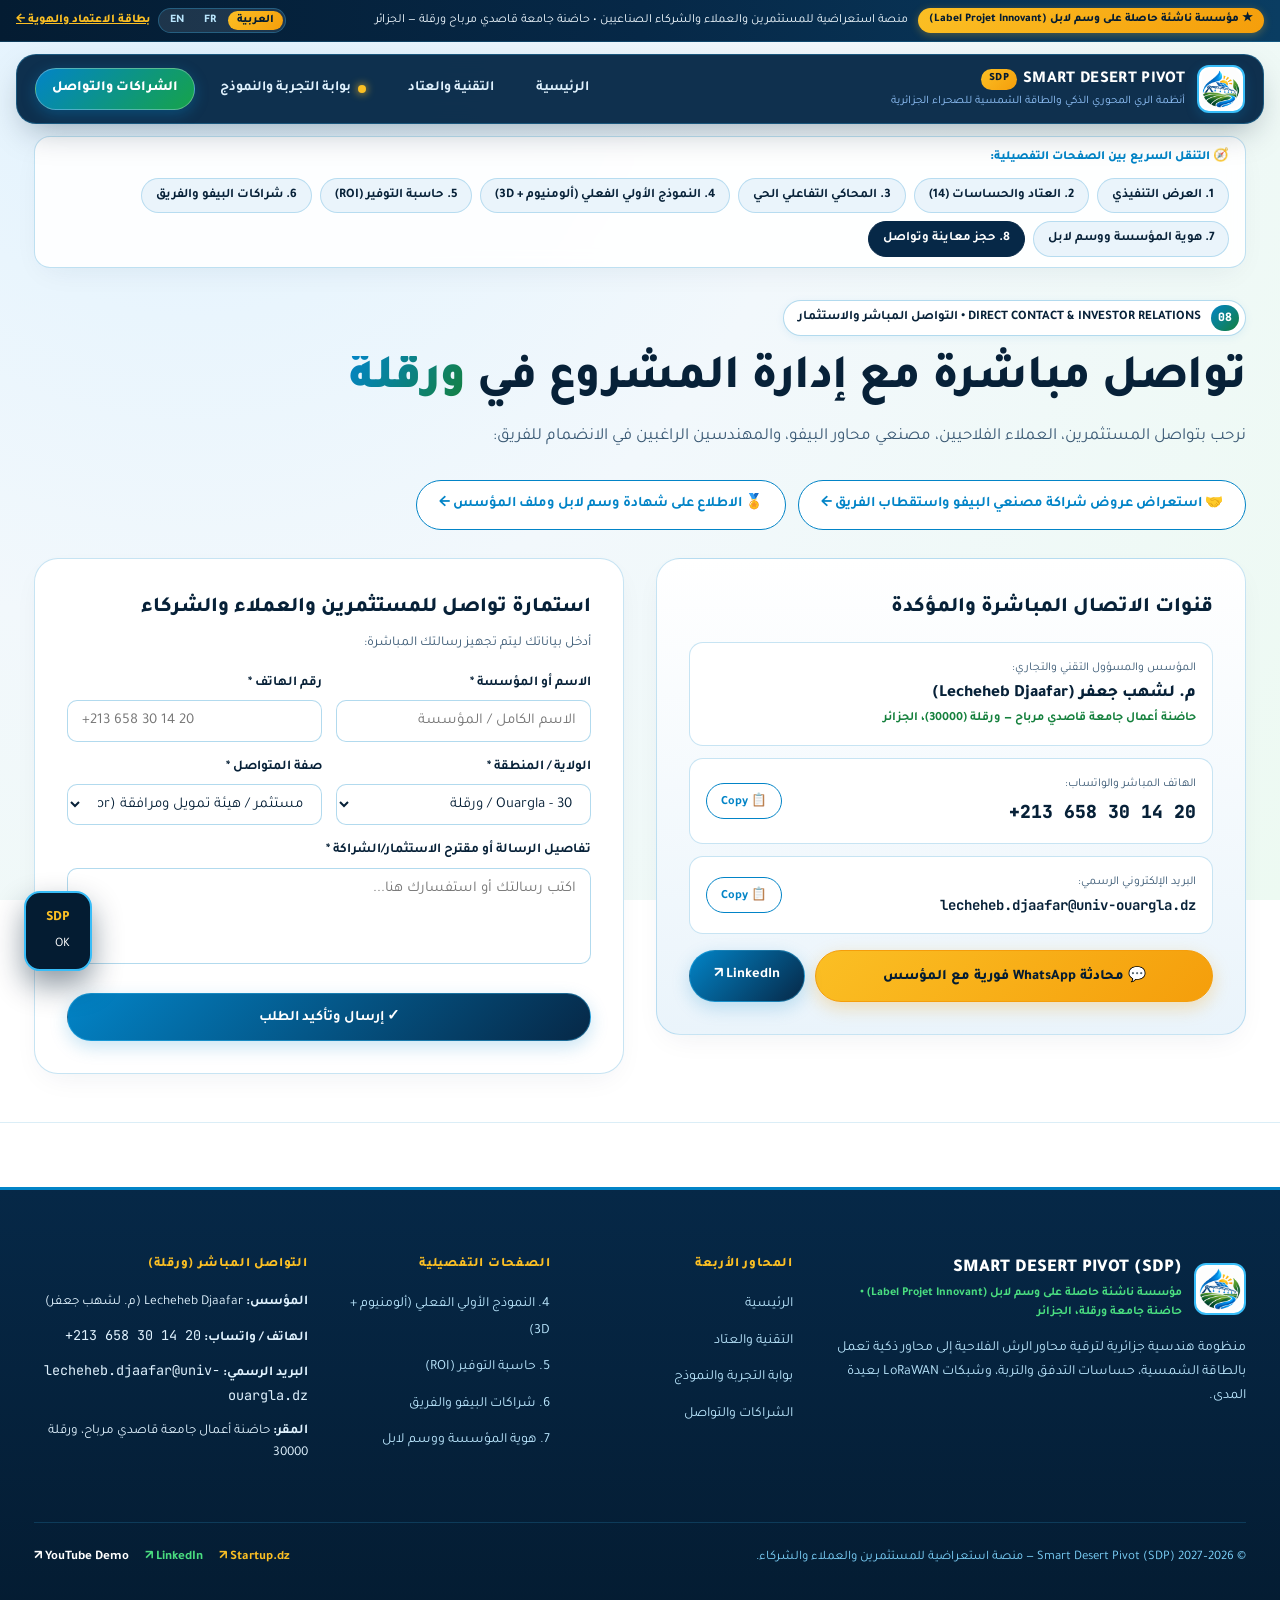
<file: contact.html>
<!DOCTYPE html>
<html lang="ar" dir="rtl">
<head>
  <meta charset="UTF-8">
  <meta name="viewport" content="width=device-width, initial-scale=1.0">
  <title>التواصل المباشر مع المؤسس والاستثمار | Smart Desert Pivot (SDP)</title>
  <link rel="preconnect" href="https://fonts.googleapis.com">
  <link rel="preconnect" href="https://fonts.gstatic.com" crossorigin>
  <link href="https://fonts.googleapis.com/css2?family=DM+Sans:wght@400;500;700&family=JetBrains+Mono:wght@500;700&family=Tajawal:wght@300;400;500;700;800;900&display=swap" rel="stylesheet">
  <link rel="stylesheet" href="css/variables.css">
  <link rel="stylesheet" href="css/base.css">
  <link rel="stylesheet" href="css/layout.css">
  <link rel="stylesheet" href="css/components.css">
  <link rel="stylesheet" href="css/simulator.css">
  <link rel="stylesheet" href="css/responsive.css">
</head>
<body>

  <!-- Top Sovereign Startup Banner + Language Switcher (AR / FR / EN) + Dedicated Mobile Mode -->
  <div class="sovereign-topbar">
    <div class="sovereign-topbar-inner">
      <div style="display:flex;align-items:center;gap:10px;flex-wrap:wrap;">
        <span class="label-pill-tag" data-i18n="topbar_badge">★ مؤسسة ناشئة حاصلة على وسم لابل (Label Projet Innovant)</span>
        <span data-i18n="topbar_desc">منصة استعراضية للمستثمرين والعملاء والشركاء الصناعيين • حاضنة جامعة قاصدي مرباح ورقلة — الجزائر</span>
      </div>
      <div class="topbar-controls">
        <div class="lang-switcher" role="group" aria-label="Language Switcher">
          <button type="button" class="lang-btn active" data-lang-switch="ar">العربية</button>
          <button type="button" class="lang-btn" data-lang-switch="fr">FR</button>
          <button type="button" class="lang-btn" data-lang-switch="en">EN</button>
        </div>
        <a href="about.html" data-page-target="about.html" data-i18n="topbar_cert_link" style="color:#fbbf24;font-weight:800;text-decoration:underline;font-size:12px;">بطاقة الاعتماد والهوية ←</a>
      </div>
    </div>
  </div>

  <!-- Clean 4-Pillar Showcase Navigation Bar -->
  <header class="site-header-wrap">
    <nav class="t1-pill-navbar" aria-label="التنقل الرئيسي">
      <a href="index.html" data-page-target="index.html" class="brand-lockup">
        <img src="assets/images/brand/logo-mark.png" alt="Smart Desert Pivot Logo" class="brand-logo-img">
        <div>
          <div class="brand-title">
            <span>SMART DESERT PIVOT</span>
            <span style="font-size:11px;background:var(--gradient-solar-cta);color:#041c32;padding:1px 8px;border-radius:99px;font-weight:900;">SDP</span>
          </div>
          <div class="brand-subtitle" data-i18n="brand_subtitle">أنظمة الري المحوري الذكي والطاقة الشمسية للصحراء الجزائرية</div>
        </div>
      </a>

      <button type="button" class="mobile-menu-toggle" aria-label="فتح القائمة" data-i18n="menu_btn">☰ القائمة</button>

      <!-- Strictly 4 Professional Showcase Pillars in the Top Navbar -->
      <ul class="nav-links-list">
        <li><a href="index.html" class="nav-link-item " data-page-target="index.html"><span data-i18n="nav_home">الرئيسية</span></a></li>
        <li><a href="technology.html" class="nav-link-item " data-page-target="technology.html"><span data-i18n="nav_tech">التقنية والعتاد</span></a></li>
        <li><a href="simulator.html" class="nav-link-item " data-page-target="simulator.html"><span class="nav-live-dot"></span><span data-i18n="nav_hub">بوابة التجربة والنموذج</span></a></li>
        <li><a href="contact.html" class="nav-link-item active" data-page-target="contact.html"><span data-i18n="nav_contact">الشراكات والتواصل</span></a></li>
      </ul>
    </nav>
  </header>

  <!-- Sub-Hub Explorer Bar: Preserves All 8 Pages without Cluttering the Main Navbar -->
  <div class="subhub-bar">
    <div class="subhub-inner">
      <span class="subhub-label" data-i18n="subhub_explore_label">🧭 التنقل السريع بين الصفحات التفصيلية:</span>
      <div class="subhub-pills">
        <a href="index.html" data-page-target="index.html" class="subhub-pill" data-i18n="sub_index">1. العرض التنفيذي</a>
        <a href="technology.html" data-page-target="technology.html" class="subhub-pill" data-i18n="sub_tech">2. العتاد والحساسات (14)</a>
        <a href="simulator.html" data-page-target="simulator.html" class="subhub-pill" data-i18n="sub_sim">3. المحاكي التفاعلي الحي</a>
        <a href="pilot.html" data-page-target="pilot.html" class="subhub-pill" data-i18n="sub_pilot">4. النموذج الأولي الفعلي (ألومنيوم + 3D)</a>
        <a href="calculator.html" data-page-target="calculator.html" class="subhub-pill" data-i18n="sub_calc">5. حاسبة التوفير (ROI)</a>
        <a href="partnerships.html" data-page-target="partnerships.html" class="subhub-pill" data-i18n="sub_part">6. شراكات البيفو والفريق</a>
        <a href="about.html" data-page-target="about.html" class="subhub-pill" data-i18n="sub_about">7. هوية المؤسسة ووسم لابل</a>
        <a href="contact.html" data-page-target="contact.html" class="subhub-pill active" data-i18n="sub_contact">8. حجز معاينة وتواصل</a>
      </div>
    </div>
  </div>
  <main>
  <section class="section-block" style="padding-top:32px;">
    <div class="container">
      <div class="pirsch-step-badge">
        <span class="step-num">08</span>
        <span data-ar="DIRECT CONTACT &amp; INVESTOR RELATIONS • التواصل المباشر والاستثمار" data-fr="CONTACT DIRECT &amp; INVESTISSEURS • Relations Partenaires" data-en="DIRECT CONTACT &amp; INVESTOR RELATIONS • Connect With Us">DIRECT CONTACT &amp; INVESTOR RELATIONS • التواصل المباشر والاستثمار</span>
      </div>
      <h1 class="display-headline" style="margin-bottom:14px;" data-ar="تواصل مباشرة مع إدارة المشروع في <strong>ورقلة</strong>" data-fr="Contactez directement la direction du projet à <strong>Ouargla</strong>" data-en="Connect Directly With Our Project Team in <strong>Ouargla</strong>">
        تواصل مباشرة مع إدارة المشروع في <strong>ورقلة</strong>
      </h1>
      <p class="section-subhead" style="margin-bottom:28px;" data-ar="نرحب بتواصل المستثمرين، العملاء الفلاحيين، مصنعي محاور البيفو، والمهندسين الراغبين في الانضمام للفريق:" data-fr="Investisseurs, exploitants agricoles, fabricants de pivots et ingénieurs : contactez-nous directement :" data-en="Whether you are an investor, agricultural client, OEM pivot manufacturer, or engineer, reach out directly:">
        نرحب بتواصل المستثمرين، العملاء الفلاحيين، مصنعي محاور البيفو، والمهندسين الراغبين في الانضمام للفريق:
      </p>

      <!-- Quick Gateway Links to Partnerships & Label Page -->
      <div style="display:flex;gap:12px;flex-wrap:wrap;margin-bottom:28px;">
        <a href="partnerships.html" data-page-target="partnerships.html" class="btn-ghost-ink" data-ar="🤝 استعراض عروض شراكة مصنعي البيفو واستقطاب الفريق ←" data-fr="🤝 Voir les Offres Partenaires OEM &amp; Recrutement →" data-en="🤝 View OEM Partnerships &amp; Team Roles →">🤝 استعراض عروض شراكة مصنعي البيفو واستقطاب الفريق ←</a>
        <a href="about.html" data-page-target="about.html" class="btn-ghost-ink" data-ar="🏅 الاطلاع على شهادة وسم لابل وملف المؤسس ←" data-fr="🏅 Voir le Label Projet Innovant &amp; Fondateur →" data-en="🏅 View Official Startup Label &amp; Founder Profile →">🏅 الاطلاع على شهادة وسم لابل وملف المؤسس ←</a>
      </div>

      <div class="grid-2" style="align-items:start;">
        <div style="display:flex;flex-direction:column;gap:16px;">
          <div class="pirsch-card">
            <h2 style="font-size:21px;font-weight:800;margin-bottom:16px;" data-ar="قنوات الاتصال المباشرة والمؤكدة" data-fr="Coordonnées Officielles Vérifiées" data-en="Verified Direct Contact Channels">قنوات الاتصال المباشرة والمؤكدة</h2>

            <div style="background:var(--color-paper-white);border:var(--border-hairline);border-radius:14px;padding:16px;margin-bottom:12px;">
              <div style="font-size:12px;color:var(--color-graphite);" data-ar="المؤسس والمسؤول التقني والتجاري:" data-fr="Fondateur &amp; Responsable Technique :" data-en="Founder &amp; Technical Lead:">المؤسس والمسؤول التقني والتجاري:</div>
              <div style="font-size:17px;font-weight:800;margin-top:2px;">م. لشهب جعفر (Lecheheb Djaafar)</div>
              <div style="font-size:12.5px;color:var(--color-sdp-emerald);font-weight:700;" data-ar="حاضنة أعمال جامعة قاصدي مرباح — ورقلة (30000)، الجزائر" data-fr="Incubateur Univ. Kasdi Merbah — Ouargla (30000), Algérie" data-en="Kasdi Merbah University Incubator — Ouargla (30000), Algeria">حاضنة أعمال جامعة قاصدي مرباح — ورقلة (30000)، الجزائر</div>
            </div>

            <div style="background:var(--color-paper-white);border:var(--border-hairline);border-radius:14px;padding:16px;margin-bottom:12px;display:flex;align-items:center;justify-content:space-between;gap:10px;flex-wrap:wrap;">
              <div>
                <div style="font-size:12px;color:var(--color-graphite);" data-ar="الهاتف المباشر والواتساب:" data-fr="Téléphone &amp; WhatsApp :" data-en="Direct Phone &amp; WhatsApp:">الهاتف المباشر والواتساب:</div>
                <div class="font-mono" style="font-size:18px;font-weight:800;direction:ltr;margin-top:2px;">+213 658 30 14 20</div>
              </div>
              <button type="button" class="btn-ghost-ink" style="padding:8px 14px;font-size:12.5px;" data-copy-text="+213658301420" data-copy-label="+213 658 30 14 20">
                📋 Copy
              </button>
            </div>

            <div style="background:var(--color-paper-white);border:var(--border-hairline);border-radius:14px;padding:16px;margin-bottom:16px;display:flex;align-items:center;justify-content:space-between;gap:10px;flex-wrap:wrap;">
              <div>
                <div style="font-size:12px;color:var(--color-graphite);" data-ar="البريد الإلكتروني الرسمي:" data-fr="Email Officiel :" data-en="Official Academic &amp; Startup Email:">البريد الإلكتروني الرسمي:</div>
                <div class="font-mono" style="font-size:14px;font-weight:700;margin-top:2px;">lecheheb.djaafar@univ-ouargla.dz</div>
              </div>
              <button type="button" class="btn-ghost-ink" style="padding:8px 14px;font-size:12.5px;" data-copy-text="lecheheb.djaafar@univ-ouargla.dz" data-copy-label="lecheheb.djaafar@univ-ouargla.dz">
                📋 Copy
              </button>
            </div>

            <div style="display:flex;gap:10px;flex-wrap:wrap;">
              <button type="button" id="whatsappDirectBtn" class="btn-sunshine" style="flex:1;" data-ar="💬 محادثة WhatsApp فورية مع المؤسس" data-fr="💬 Discuter sur WhatsApp" data-en="💬 Instant WhatsApp Chat">
                💬 محادثة WhatsApp فورية مع المؤسس
              </button>
              <a href="https://www.linkedin.com/in/lecheheb-djaafar-226594348/" target="_blank" rel="noopener noreferrer" class="btn-carbon">
                LinkedIn ↗
              </a>
            </div>
          </div>
        </div>

        <div class="pirsch-card-white">
          <h2 style="font-size:21px;font-weight:800;margin-bottom:6px;" data-ar="استمارة تواصل للمستثمرين والعملاء والشركاء" data-fr="Formulaire Investisseurs, Clients &amp; Partenaires" data-en="Investor, Client &amp; Partner Inquiry Form">استمارة تواصل للمستثمرين والعملاء والشركاء</h2>
          <p style="font-size:13.5px;color:var(--color-graphite);margin-bottom:18px;" data-ar="أدخل بياناتك ليتم تجهيز رسالتك المباشرة:" data-fr="Remplissez vos informations pour envoyer votre demande :" data-en="Enter your details below to register your inquiry:">
            أدخل بياناتك ليتم تجهيز رسالتك المباشرة:
          </p>

          <div id="contactSuccessBanner" style="display:none;background:#dcfce7;color:#14532d;border:1px solid #22c55e;border-radius:12px;padding:14px;margin-bottom:16px;font-size:14px;"></div>

          <form id="sdpContactForm">
            <div class="grid-2" style="gap:14px;margin-bottom:14px;">
              <div>
                <label for="contactName" style="display:block;font-weight:700;font-size:13.5px;margin-bottom:6px;" data-ar="الاسم أو المؤسسة *" data-fr="Nom ou Entreprise *" data-en="Name or Organization *">الاسم أو المؤسسة *</label>
                <input type="text" id="contactName" class="sdp-input" required placeholder="الاسم الكامل / المؤسسة">
              </div>
              <div>
                <label for="contactPhone" style="display:block;font-weight:700;font-size:13.5px;margin-bottom:6px;" data-ar="رقم الهاتف *" data-fr="Téléphone *" data-en="Phone Number *">رقم الهاتف *</label>
                <input type="tel" id="contactPhone" class="sdp-input" required placeholder="+213 658 30 14 20" dir="ltr">
              </div>
            </div>

            <div class="grid-2" style="gap:14px;margin-bottom:14px;">
              <div>
                <label for="contactWilaya" style="display:block;font-weight:700;font-size:13.5px;margin-bottom:6px;" data-ar="الولاية / المنطقة *" data-fr="Wilaya / Région *" data-en="Wilaya / Region *">الولاية / المنطقة *</label>
                <select id="contactWilaya" class="sdp-select">
                  <option value="Ouargla / ورقلة" selected>30 - Ouargla / ورقلة</option>
                  <option value="El Oued / الوادي">39 - El Oued / الوادي</option>
                  <option value="Biskra / بسكرة">07 - Biskra / بسكرة</option>
                  <option value="Touggourt / تقرت">55 - Touggourt / تقرت</option>
                  <option value="El Meniaa / المنيعة">58 - El Meniaa / المنيعة</option>
                  <option value="Adrar / أدرار">01 - Adrar / أدرار</option>
                  <option value="Alger / أخرى">Alger / Autre / Other</option>
                </select>
              </div>
              <div>
                <label for="contactInterest" style="display:block;font-weight:700;font-size:13.5px;margin-bottom:6px;" data-ar="صفة المتواصل *" data-fr="Profil *" data-en="Inquiry Type *">صفة المتواصل *</label>
                <select id="contactInterest" class="sdp-select">
                  <option value="investor" selected>مستثمر / هيئة تمويل ومرافقة (Investor)</option>
                  <option value="farmer">عميل فلاحي / مزرعة محاور (Agricultural Client)</option>
                  <option value="oem">مصنع هياكل بيفو (OEM Manufacturer)</option>
                  <option value="team">مهندس / شريك تقني (Team Recruitment)</option>
                </select>
              </div>
            </div>

            <div style="margin-bottom:18px;">
              <label for="contactMessage" style="display:block;font-weight:700;font-size:13.5px;margin-bottom:6px;" data-ar="تفاصيل الرسالة أو مقترح الاستثمار/الشراكة *" data-fr="Message ou Proposition *" data-en="Message or Proposal Details *">تفاصيل الرسالة أو مقترح الاستثمار/الشراكة *</label>
              <textarea id="contactMessage" rows="4" class="sdp-textarea" required placeholder="اكتب رسالتك أو استفسارك هنا..."></textarea>
            </div>

            <button type="submit" class="btn-carbon" style="width:100%;" data-ar="✓ إرسال وتأكيد الطلب" data-fr="✓ Envoyer la Demande" data-en="✓ Submit Inquiry">
              ✓ إرسال وتأكيد الطلب
            </button>
          </form>
        </div>
      </div>
    </div>
  </section>
  </main>
  <!-- Deep Pivot Navy Footer -->
  <footer class="t1-onyx-footer">
    <div class="container">
      <div class="footer-grid">
        <div>
          <div style="display:flex;align-items:center;gap:12px;margin-bottom:14px;">
            <img src="assets/images/brand/logo-mark.png" alt="SDP Logo" style="width:52px;height:52px;border-radius:12px;background:#ffffff;padding:3px;border:2px solid #38bdf8;">
            <div>
              <div style="font-weight:900;font-size:18px;color:#ffffff;">SMART DESERT PIVOT (SDP)</div>
              <div style="font-size:12px;color:#4ade80;font-weight:700;" data-i18n="footer_sub">مؤسسة ناشئة حاصلة على وسم لابل (Label Projet Innovant) • حاضنة جامعة ورقلة، الجزائر</div>
            </div>
          </div>
          <p style="font-size:14px;color:#bae6fd;max-width:430px;line-height:1.7;" data-i18n="footer_desc">
            منظومة هندسية جزائرية لترقية محاور الرش الفلاحية إلى محاور ذكية تعمل بالطاقة الشمسية، حساسات التدفق والتربة، وشبكات LoRaWAN بعيدة المدى.
          </p>
        </div>

        <div>
          <div class="footer-col-title" data-i18n="footer_col1">المحاور الأربعة</div>
          <ul class="footer-links">
            <li><a href="index.html" data-page-target="index.html" data-i18n="nav_home">الرئيسية</a></li>
            <li><a href="technology.html" data-page-target="technology.html" data-i18n="nav_tech">التقنية والعتاد</a></li>
            <li><a href="simulator.html" data-page-target="simulator.html" data-i18n="nav_hub">بوابة التجربة والنموذج</a></li>
            <li><a href="contact.html" data-page-target="contact.html" data-i18n="nav_contact">الشراكات والتواصل</a></li>
          </ul>
        </div>

        <div>
          <div class="footer-col-title" data-i18n="footer_col2">الصفحات التفصيلية</div>
          <ul class="footer-links">
            <li><a href="pilot.html" data-page-target="pilot.html" data-i18n="sub_pilot">النموذج الأولي الفعلي (ألومنيوم + 3D)</a></li>
            <li><a href="calculator.html" data-page-target="calculator.html" data-i18n="sub_calc">حاسبة التوفير (ROI)</a></li>
            <li><a href="partnerships.html" data-page-target="partnerships.html" data-i18n="sub_part">شراكات البيفو والفريق</a></li>
            <li><a href="about.html" data-page-target="about.html" data-i18n="sub_about">هوية المؤسسة ووسم لابل</a></li>
          </ul>
        </div>

        <div>
          <div class="footer-col-title" data-i18n="footer_col3">التواصل المباشر (ورقلة)</div>
          <ul class="footer-links" style="color:#e0f2fe;font-size:13.5px;">
            <li><strong data-ar="المؤسس:" data-fr="Fondateur :" data-en="Founder:">المؤسس:</strong> Lecheheb Djaafar (م. لشهب جعفر)</li>
            <li><strong data-ar="الهاتف / واتساب:" data-fr="Tél / WhatsApp :" data-en="Phone / WhatsApp:">الهاتف / واتساب:</strong> <span class="font-mono" dir="ltr">+213 658 30 14 20</span></li>
            <li><strong data-ar="البريد الرسمي:" data-fr="Email :" data-en="Email:">البريد الرسمي:</strong> <span class="font-mono">lecheheb.djaafar@univ-ouargla.dz</span></li>
            <li><strong data-ar="المقر:" data-fr="Siège :" data-en="Location:">المقر:</strong> <span data-ar="حاضنة أعمال جامعة قاصدي مرباح، ورقلة 30000" data-fr="Incubateur Univ. Kasdi Merbah, Ouargla 30000" data-en="Kasdi Merbah University Incubator, Ouargla 30000">حاضنة أعمال جامعة قاصدي مرباح، ورقلة 30000</span></li>
          </ul>
        </div>
      </div>

      <div class="footer-bottom">
        <div data-ar="© 2026–2027 Smart Desert Pivot (SDP) — منصة استعراضية للمستثمرين والعملاء والشركاء." data-fr="© 2026–2027 Smart Desert Pivot (SDP) — Plateforme Vitrine Investisseurs & Clients." data-en="© 2026–2027 Smart Desert Pivot (SDP) — Investor, Client & Partner Showcase Platform.">© 2026–2027 Smart Desert Pivot (SDP) — منصة استعراضية للمستثمرين والعملاء والشركاء.</div>
        <div style="display:flex;gap:16px;flex-wrap:wrap;">
          <a href="https://startup.dz/" target="_blank" rel="noopener noreferrer" style="color:var(--color-sunshine-highlight);font-weight:700;">Startup.dz ↗</a>
          <a href="https://www.linkedin.com/in/lecheheb-djaafar-226594348/" target="_blank" rel="noopener noreferrer" style="color:#4ade80;font-weight:700;">LinkedIn ↗</a>
          <a href="https://www.youtube.com/@CodeCraftDL" target="_blank" rel="noopener noreferrer" style="color:#ffffff;font-weight:700;">YouTube Demo ↗</a>
        </div>
      </div>
    </div>
  </footer>

  <!-- Dedicated Smartphone Sticky Bottom App Bar -->
  <nav class="mobile-bottom-nav" aria-label="Mobile Bottom Navigation">
    <div class="mobile-bottom-nav-inner">
      <a href="index.html" data-page-target="index.html" class="mobile-tab-item ">
        <span class="tab-icon">🏠</span>
        <span data-i18n="mob_home">الرئيسية</span>
      </a>
      <a href="technology.html" data-page-target="technology.html" class="mobile-tab-item ">
        <span class="tab-icon">⚙️</span>
        <span data-i18n="mob_tech">العتاد</span>
      </a>
      <a href="simulator.html" data-page-target="simulator.html" class="mobile-tab-item ">
        <span class="tab-icon">🎛️</span>
        <span data-i18n="mob_hub">النموذج والمحاكي</span>
      </a>
      <a href="contact.html" data-page-target="contact.html" class="mobile-tab-item active">
        <span class="tab-icon">🤝</span>
        <span data-i18n="mob_contact">تواصل وشراكة</span>
      </a>
    </div>
  </nav>

  <!-- Global In-Page Toast Notification -->
  <div id="sdpToast" class="sdp-toast" role="status" aria-live="polite">
    <div style="font-weight:800;font-size:14px;color:var(--color-sunshine-highlight);" id="sdpToastTitle">SDP</div>
    <div style="font-size:13px;margin-top:3px;" id="sdpToastMsg">OK</div>
  </div>

  <script src="js/i18n.js"></script>
  <script src="js/main.js"></script>
  <script src="js/telemetry-stream.js"></script>
  <script src="js/contact-handler.js"></script>
</body>
</html>
</file>
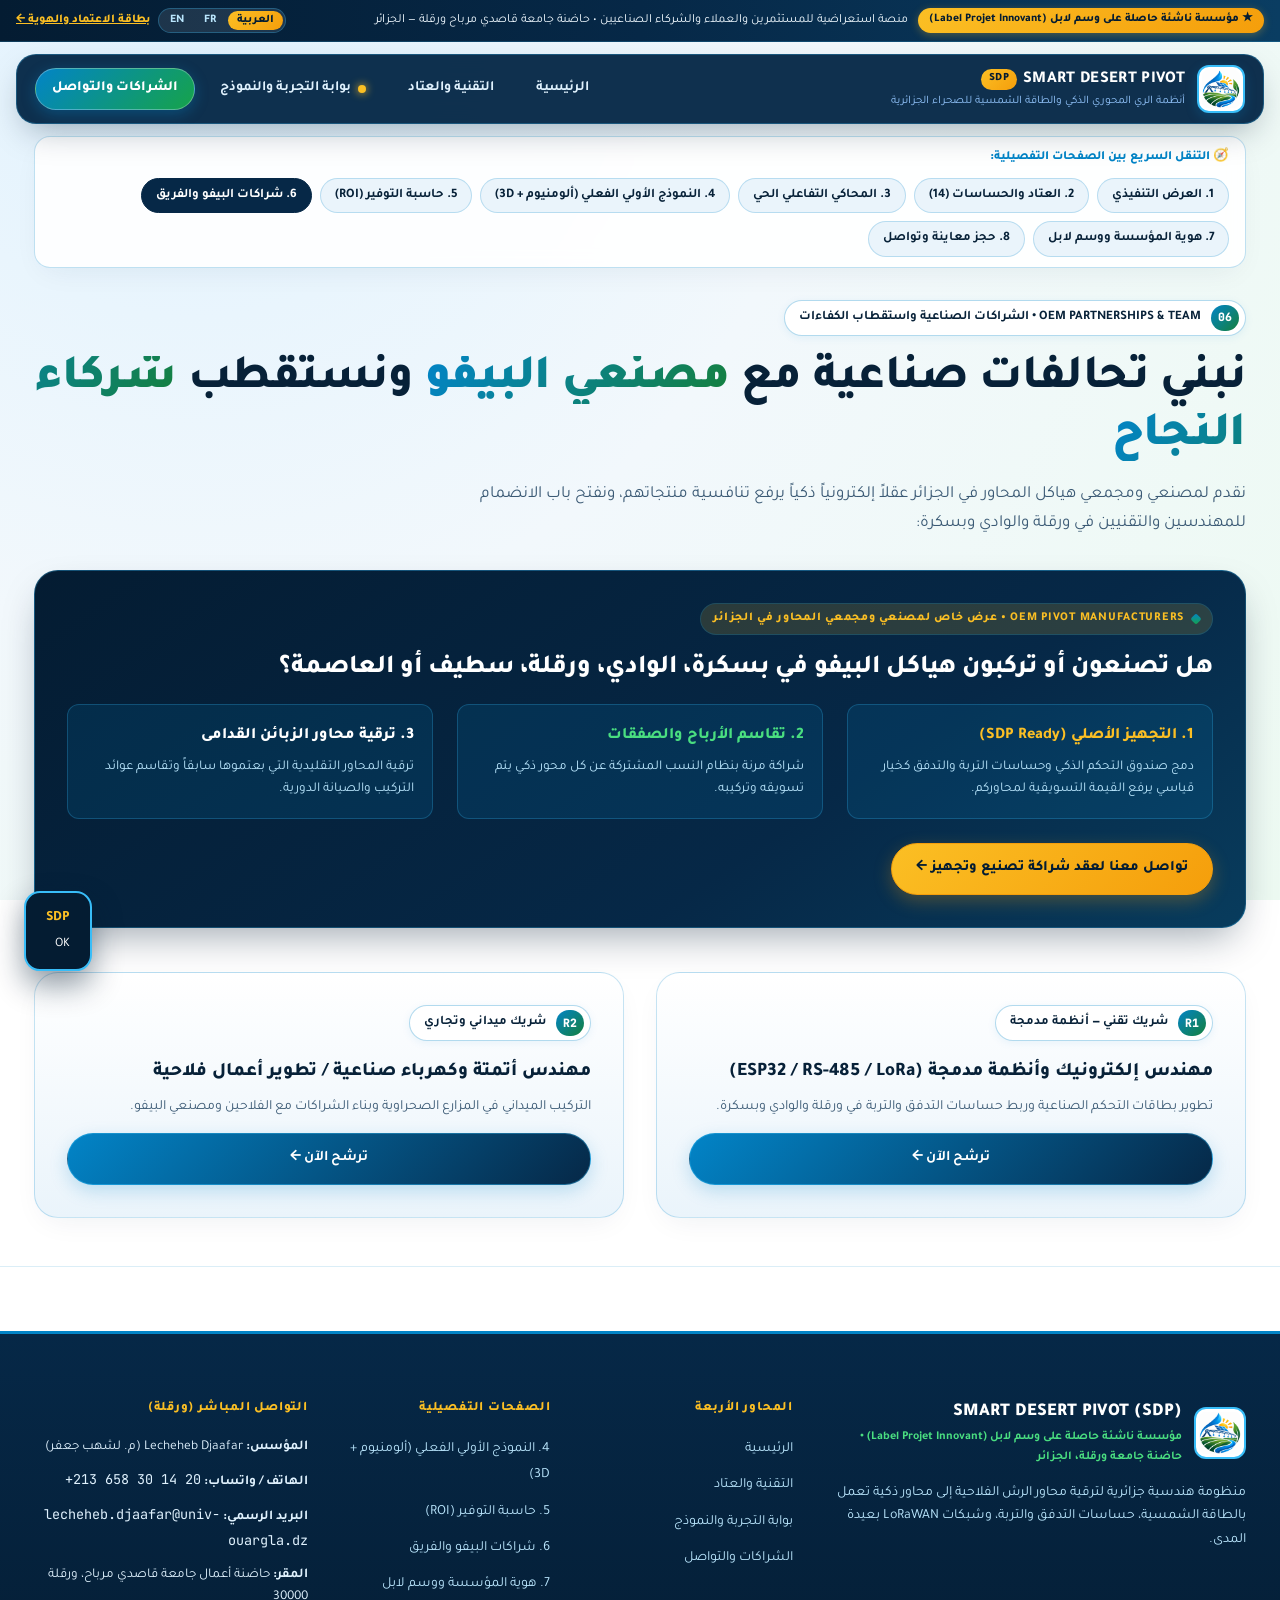
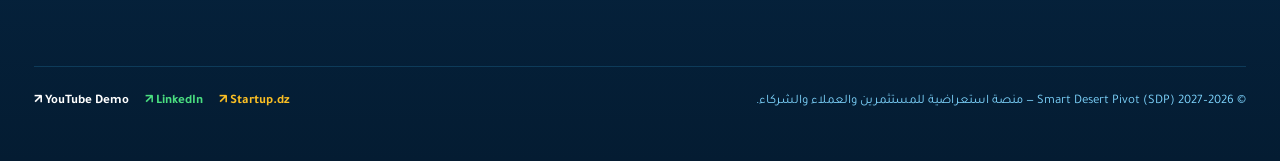
<file: partnerships.html>
<!DOCTYPE html>
<html lang="ar" dir="rtl">
<head>
  <meta charset="UTF-8">
  <meta name="viewport" content="width=device-width, initial-scale=1.0">
  <title>شراكات مصنعي البيفو واستقطاب الفريق | Smart Desert Pivot (SDP)</title>
  <link rel="preconnect" href="https://fonts.googleapis.com">
  <link rel="preconnect" href="https://fonts.gstatic.com" crossorigin>
  <link href="https://fonts.googleapis.com/css2?family=DM+Sans:wght@400;500;700&family=JetBrains+Mono:wght@500;700&family=Tajawal:wght@300;400;500;700;800;900&display=swap" rel="stylesheet">
  <link rel="stylesheet" href="css/variables.css">
  <link rel="stylesheet" href="css/base.css">
  <link rel="stylesheet" href="css/layout.css">
  <link rel="stylesheet" href="css/components.css">
  <link rel="stylesheet" href="css/simulator.css">
  <link rel="stylesheet" href="css/responsive.css">
</head>
<body>

  <!-- Top Sovereign Startup Banner + Language Switcher (AR / FR / EN) + Dedicated Mobile Mode -->
  <div class="sovereign-topbar">
    <div class="sovereign-topbar-inner">
      <div style="display:flex;align-items:center;gap:10px;flex-wrap:wrap;">
        <span class="label-pill-tag" data-i18n="topbar_badge">★ مؤسسة ناشئة حاصلة على وسم لابل (Label Projet Innovant)</span>
        <span data-i18n="topbar_desc">منصة استعراضية للمستثمرين والعملاء والشركاء الصناعيين • حاضنة جامعة قاصدي مرباح ورقلة — الجزائر</span>
      </div>
      <div class="topbar-controls">
        <div class="lang-switcher" role="group" aria-label="Language Switcher">
          <button type="button" class="lang-btn active" data-lang-switch="ar">العربية</button>
          <button type="button" class="lang-btn" data-lang-switch="fr">FR</button>
          <button type="button" class="lang-btn" data-lang-switch="en">EN</button>
        </div>
        <a href="about.html" data-page-target="about.html" data-i18n="topbar_cert_link" style="color:#fbbf24;font-weight:800;text-decoration:underline;font-size:12px;">بطاقة الاعتماد والهوية ←</a>
      </div>
    </div>
  </div>

  <!-- Clean 4-Pillar Showcase Navigation Bar -->
  <header class="site-header-wrap">
    <nav class="t1-pill-navbar" aria-label="التنقل الرئيسي">
      <a href="index.html" data-page-target="index.html" class="brand-lockup">
        <img src="assets/images/brand/logo-mark.png" alt="Smart Desert Pivot Logo" class="brand-logo-img">
        <div>
          <div class="brand-title">
            <span>SMART DESERT PIVOT</span>
            <span style="font-size:11px;background:var(--gradient-solar-cta);color:#041c32;padding:1px 8px;border-radius:99px;font-weight:900;">SDP</span>
          </div>
          <div class="brand-subtitle" data-i18n="brand_subtitle">أنظمة الري المحوري الذكي والطاقة الشمسية للصحراء الجزائرية</div>
        </div>
      </a>

      <button type="button" class="mobile-menu-toggle" aria-label="فتح القائمة" data-i18n="menu_btn">☰ القائمة</button>

      <!-- Strictly 4 Professional Showcase Pillars in the Top Navbar -->
      <ul class="nav-links-list">
        <li><a href="index.html" class="nav-link-item " data-page-target="index.html"><span data-i18n="nav_home">الرئيسية</span></a></li>
        <li><a href="technology.html" class="nav-link-item " data-page-target="technology.html"><span data-i18n="nav_tech">التقنية والعتاد</span></a></li>
        <li><a href="simulator.html" class="nav-link-item " data-page-target="simulator.html"><span class="nav-live-dot"></span><span data-i18n="nav_hub">بوابة التجربة والنموذج</span></a></li>
        <li><a href="contact.html" class="nav-link-item active" data-page-target="contact.html"><span data-i18n="nav_contact">الشراكات والتواصل</span></a></li>
      </ul>
    </nav>
  </header>

  <!-- Sub-Hub Explorer Bar: Preserves All 8 Pages without Cluttering the Main Navbar -->
  <div class="subhub-bar">
    <div class="subhub-inner">
      <span class="subhub-label" data-i18n="subhub_explore_label">🧭 التنقل السريع بين الصفحات التفصيلية:</span>
      <div class="subhub-pills">
        <a href="index.html" data-page-target="index.html" class="subhub-pill" data-i18n="sub_index">1. العرض التنفيذي</a>
        <a href="technology.html" data-page-target="technology.html" class="subhub-pill" data-i18n="sub_tech">2. العتاد والحساسات (14)</a>
        <a href="simulator.html" data-page-target="simulator.html" class="subhub-pill" data-i18n="sub_sim">3. المحاكي التفاعلي الحي</a>
        <a href="pilot.html" data-page-target="pilot.html" class="subhub-pill" data-i18n="sub_pilot">4. النموذج الأولي الفعلي (ألومنيوم + 3D)</a>
        <a href="calculator.html" data-page-target="calculator.html" class="subhub-pill" data-i18n="sub_calc">5. حاسبة التوفير (ROI)</a>
        <a href="partnerships.html" data-page-target="partnerships.html" class="subhub-pill active" data-i18n="sub_part">6. شراكات البيفو والفريق</a>
        <a href="about.html" data-page-target="about.html" class="subhub-pill" data-i18n="sub_about">7. هوية المؤسسة ووسم لابل</a>
        <a href="contact.html" data-page-target="contact.html" class="subhub-pill" data-i18n="sub_contact">8. حجز معاينة وتواصل</a>
      </div>
    </div>
  </div>
  <main>
  <section class="section-block" style="padding-top:32px;">
    <div class="container">
      <div class="pirsch-step-badge">
        <span class="step-num">06</span>
        <span data-ar="OEM PARTNERSHIPS &amp; TEAM • الشراكات الصناعية واستقطاب الكفاءات" data-fr="PARTENARIATS OEM &amp; ÉQUIPE • Alliances Industrielles &amp; Talents" data-en="OEM PARTNERSHIPS &amp; TEAM • Industrial Alliances &amp; Talent">OEM PARTNERSHIPS &amp; TEAM • الشراكات الصناعية واستقطاب الكفاءات</span>
      </div>
      <h1 class="display-headline" style="margin-bottom:14px;" data-ar="نبني تحالفات صناعية مع <strong>مصنعي البيفو</strong> ونستقطب <strong>شركاء النجاح</strong>" data-fr="Alliances avec les <strong>fabricants de pivots</strong> et recrutement de <strong>co-fondateurs</strong>" data-en="Partnering with <strong>Pivot Manufacturers</strong> &amp; Recruiting <strong>Core Talent</strong>">
        نبني تحالفات صناعية مع <strong>مصنعي البيفو</strong> ونستقطب <strong>شركاء النجاح</strong>
      </h1>
      <p class="section-subhead" style="margin-bottom:32px;" data-ar="نقدم لمصنعي ومجمعي هياكل المحاور في الجزائر عقلاً إلكترونياً ذكياً يرفع تنافسية منتجاتهم، ونفتح باب الانضمام للمهندسين والتقنيين في ورقلة والوادي وبسكرة:" data-fr="Nous offrons aux constructeurs nationaux de pivots une solution d'automatisation locale clé en main, et recrutons des profils techniques au Sud :" data-en="We provide domestic pivot builders with an indigenous smart control system while welcoming ambitious engineers in Ouargla, El Oued, and Biskra:">
        نقدم لمصنعي ومجمعي هياكل المحاور في الجزائر عقلاً إلكترونياً ذكياً يرفع تنافسية منتجاتهم، ونفتح باب الانضمام للمهندسين والتقنيين في ورقلة والوادي وبسكرة:
      </p>

      <div class="pirsch-card-dark" style="margin-bottom:44px;">
        <div class="t1-section-label" style="color:#fbbf24;background:rgba(251,191,36,0.15);" data-ar="OEM PIVOT MANUFACTURERS • عرض خاص لمصنعي ومجمعي المحاور في الجزائر" data-fr="FABRICANTS OEM • Offre dédiée aux constructeurs de pivots en Algérie" data-en="OEM PIVOT MANUFACTURERS • Offer for Algerian Pivot Builders">OEM PIVOT MANUFACTURERS • عرض خاص لمصنعي ومجمعي المحاور في الجزائر</div>
        <h2 style="font-size:26px;font-weight:800;color:#ffffff;margin-bottom:14px;" data-ar="هل تصنعون أو تركبون هياكل البيفو في بسكرة، الوادي، ورقلة، سطيف أو العاصمة؟" data-fr="Fabriquez-vous ou installez-vous des pivots à Biskra, El Oued, Ouargla ou Sétif ?" data-en="Do You Manufacture or Assemble Center Pivots in Algeria?">
          هل تصنعون أو تركبون هياكل البيفو في بسكرة، الوادي، ورقلة، سطيف أو العاصمة؟
        </h2>
        <div class="grid-3" style="margin-bottom:24px;">
          <div class="kpi-mini-box" style="text-align:start;padding:18px;">
            <div style="color:#fbbf24;font-weight:800;font-size:16px;margin-bottom:6px;" data-ar="1. التجهيز الأصلي (SDP Ready)" data-fr="1. Intégration OEM (SDP Ready)" data-en="1. OEM Integration (SDP Ready)">1. التجهيز الأصلي (SDP Ready)</div>
            <p style="font-size:13.5px;color:#bae6fd;" data-ar="دمج صندوق التحكم الذكي وحساسات التربة والتدفق كخيار قياسي يرفع القيمة التسويقية لمحاوركم." data-fr="Intégrez notre boîtier intelligent et nos capteurs comme option native sur vos pivots." data-en="Embed our smart controller and sensor suite as a high-value native option on your pivots.">
              دمج صندوق التحكم الذكي وحساسات التربة والتدفق كخيار قياسي يرفع القيمة التسويقية لمحاوركم.
            </p>
          </div>
          <div class="kpi-mini-box" style="text-align:start;padding:18px;">
            <div style="color:#4ade80;font-weight:800;font-size:16px;margin-bottom:6px;" data-ar="2. تقاسم الأرباح والصفقات" data-fr="2. Partage de Revenus sans Frais Fixes" data-en="2. Zero Upfront R&amp;D — Revenue Share">2. تقاسم الأرباح والصفقات</div>
            <p style="font-size:13.5px;color:#bae6fd;" data-ar="شراكة مرنة بنظام النسب المشتركة عن كل محور ذكي يتم تسويقه وتركيبه." data-fr="Partenariat gagnant-gagnant basé sur une commission par pivot équipé." data-en="Win-win commercial partnership based on revenue sharing per deployed smart pivot.">
              شراكة مرنة بنظام النسب المشتركة عن كل محور ذكي يتم تسويقه وتركيبه.
            </p>
          </div>
          <div class="kpi-mini-box" style="text-align:start;padding:18px;">
            <div style="color:#ffffff;font-weight:800;font-size:16px;margin-bottom:6px;" data-ar="3. ترقية محاور الزبائن القدامى" data-fr="3. Rétrofit de votre Parc Client" data-en="3. Legacy Fleet Retrofit">3. ترقية محاور الزبائن القدامى</div>
            <p style="font-size:13.5px;color:#bae6fd;" data-ar="ترقية المحاور التقليدية التي بعتموها سابقاً وتقاسم عوائد التركيب والصيانة الدورية." data-fr="Modernisez les pivots déjà installés chez vos clients existants." data-en="Upgrade conventional pivots previously sold to your farming clients.">
              ترقية المحاور التقليدية التي بعتموها سابقاً وتقاسم عوائد التركيب والصيانة الدورية.
            </p>
          </div>
        </div>
        <a href="contact.html" data-page-target="contact.html" class="btn-sunshine" data-ar="تواصل معنا لعقد شراكة تصنيع وتجهيز ←" data-fr="Proposer un Partenariat OEM →" data-en="Initiate an OEM Partnership →">تواصل معنا لعقد شراكة تصنيع وتجهيز ←</a>
      </div>

      <div class="grid-2">
        <div class="pirsch-card">
          <div class="pirsch-step-badge"><span class="step-num">R1</span><span data-ar="شريك تقني — أنظمة مدمجة" data-fr="Partenaire Embedded &amp; PCB" data-en="Embedded &amp; PCB Partner">شريك تقني — أنظمة مدمجة</span></div>
          <h3 style="font-size:19px;font-weight:800;margin-bottom:8px;" data-ar="مهندس إلكترونيك وأنظمة مدمجة (ESP32 / RS-485 / LoRa)" data-fr="Ingénieur Électronique &amp; Systèmes Embarqués" data-en="Embedded Systems &amp; Industrial IoT Engineer">مهندس إلكترونيك وأنظمة مدمجة (ESP32 / RS-485 / LoRa)</h3>
          <p style="font-size:14px;color:var(--color-graphite);margin-bottom:14px;" data-ar="تطوير بطاقات التحكم الصناعية وربط حساسات التدفق والتربة في ورقلة والوادي وبسكرة." data-fr="Développement PCB industriel et intégration capteurs à Ouargla, El Oued et Biskra." data-en="Industrial PCB design and sensor integration in Ouargla, El Oued, and Biskra.">
            تطوير بطاقات التحكم الصناعية وربط حساسات التدفق والتربة في ورقلة والوادي وبسكرة.
          </p>
          <a href="contact.html" data-page-target="contact.html" class="btn-carbon" style="width:100%;" data-ar="ترشح الآن ←" data-fr="Postuler →" data-en="Apply Now →">ترشح الآن ←</a>
        </div>

        <div class="pirsch-card">
          <div class="pirsch-step-badge"><span class="step-num">R2</span><span data-ar="شريك ميداني وتجاري" data-fr="Partenaire Terrain &amp; Électromécanique" data-en="Field Automation &amp; Commercial Partner">شريك ميداني وتجاري</span></div>
          <h3 style="font-size:19px;font-weight:800;margin-bottom:8px;" data-ar="مهندس أتمتة وكهرباء صناعية / تطوير أعمال فلاحية" data-fr="Ingénieur Automatisme 380V &amp; Développement Commercial" data-en="Industrial Automation (380V VFD) &amp; Ag-Sales Partner">مهندس أتمتة وكهرباء صناعية / تطوير أعمال فلاحية</h3>
          <p style="font-size:14px;color:var(--color-graphite);margin-bottom:14px;" data-ar="التركيب الميداني في المزارع الصحراوية وبناء الشراكات مع الفلاحين ومصنعي البيفو." data-fr="Déploiement terrain et relations avec les grands agriculteurs du Sud." data-en="Field installation across desert farms and commercial outreach to pivot owners.">
            التركيب الميداني في المزارع الصحراوية وبناء الشراكات مع الفلاحين ومصنعي البيفو.
          </p>
          <a href="contact.html" data-page-target="contact.html" class="btn-carbon" style="width:100%;" data-ar="ترشح الآن ←" data-fr="Postuler →" data-en="Apply Now →">ترشح الآن ←</a>
        </div>
      </div>
    </div>
  </section>
  </main>
  <!-- Deep Pivot Navy Footer -->
  <footer class="t1-onyx-footer">
    <div class="container">
      <div class="footer-grid">
        <div>
          <div style="display:flex;align-items:center;gap:12px;margin-bottom:14px;">
            <img src="assets/images/brand/logo-mark.png" alt="SDP Logo" style="width:52px;height:52px;border-radius:12px;background:#ffffff;padding:3px;border:2px solid #38bdf8;">
            <div>
              <div style="font-weight:900;font-size:18px;color:#ffffff;">SMART DESERT PIVOT (SDP)</div>
              <div style="font-size:12px;color:#4ade80;font-weight:700;" data-i18n="footer_sub">مؤسسة ناشئة حاصلة على وسم لابل (Label Projet Innovant) • حاضنة جامعة ورقلة، الجزائر</div>
            </div>
          </div>
          <p style="font-size:14px;color:#bae6fd;max-width:430px;line-height:1.7;" data-i18n="footer_desc">
            منظومة هندسية جزائرية لترقية محاور الرش الفلاحية إلى محاور ذكية تعمل بالطاقة الشمسية، حساسات التدفق والتربة، وشبكات LoRaWAN بعيدة المدى.
          </p>
        </div>

        <div>
          <div class="footer-col-title" data-i18n="footer_col1">المحاور الأربعة</div>
          <ul class="footer-links">
            <li><a href="index.html" data-page-target="index.html" data-i18n="nav_home">الرئيسية</a></li>
            <li><a href="technology.html" data-page-target="technology.html" data-i18n="nav_tech">التقنية والعتاد</a></li>
            <li><a href="simulator.html" data-page-target="simulator.html" data-i18n="nav_hub">بوابة التجربة والنموذج</a></li>
            <li><a href="contact.html" data-page-target="contact.html" data-i18n="nav_contact">الشراكات والتواصل</a></li>
          </ul>
        </div>

        <div>
          <div class="footer-col-title" data-i18n="footer_col2">الصفحات التفصيلية</div>
          <ul class="footer-links">
            <li><a href="pilot.html" data-page-target="pilot.html" data-i18n="sub_pilot">النموذج الأولي الفعلي (ألومنيوم + 3D)</a></li>
            <li><a href="calculator.html" data-page-target="calculator.html" data-i18n="sub_calc">حاسبة التوفير (ROI)</a></li>
            <li><a href="partnerships.html" data-page-target="partnerships.html" data-i18n="sub_part">شراكات البيفو والفريق</a></li>
            <li><a href="about.html" data-page-target="about.html" data-i18n="sub_about">هوية المؤسسة ووسم لابل</a></li>
          </ul>
        </div>

        <div>
          <div class="footer-col-title" data-i18n="footer_col3">التواصل المباشر (ورقلة)</div>
          <ul class="footer-links" style="color:#e0f2fe;font-size:13.5px;">
            <li><strong data-ar="المؤسس:" data-fr="Fondateur :" data-en="Founder:">المؤسس:</strong> Lecheheb Djaafar (م. لشهب جعفر)</li>
            <li><strong data-ar="الهاتف / واتساب:" data-fr="Tél / WhatsApp :" data-en="Phone / WhatsApp:">الهاتف / واتساب:</strong> <span class="font-mono" dir="ltr">+213 658 30 14 20</span></li>
            <li><strong data-ar="البريد الرسمي:" data-fr="Email :" data-en="Email:">البريد الرسمي:</strong> <span class="font-mono">lecheheb.djaafar@univ-ouargla.dz</span></li>
            <li><strong data-ar="المقر:" data-fr="Siège :" data-en="Location:">المقر:</strong> <span data-ar="حاضنة أعمال جامعة قاصدي مرباح، ورقلة 30000" data-fr="Incubateur Univ. Kasdi Merbah, Ouargla 30000" data-en="Kasdi Merbah University Incubator, Ouargla 30000">حاضنة أعمال جامعة قاصدي مرباح، ورقلة 30000</span></li>
          </ul>
        </div>
      </div>

      <div class="footer-bottom">
        <div data-ar="© 2026–2027 Smart Desert Pivot (SDP) — منصة استعراضية للمستثمرين والعملاء والشركاء." data-fr="© 2026–2027 Smart Desert Pivot (SDP) — Plateforme Vitrine Investisseurs & Clients." data-en="© 2026–2027 Smart Desert Pivot (SDP) — Investor, Client & Partner Showcase Platform.">© 2026–2027 Smart Desert Pivot (SDP) — منصة استعراضية للمستثمرين والعملاء والشركاء.</div>
        <div style="display:flex;gap:16px;flex-wrap:wrap;">
          <a href="https://startup.dz/" target="_blank" rel="noopener noreferrer" style="color:var(--color-sunshine-highlight);font-weight:700;">Startup.dz ↗</a>
          <a href="https://www.linkedin.com/in/lecheheb-djaafar-226594348/" target="_blank" rel="noopener noreferrer" style="color:#4ade80;font-weight:700;">LinkedIn ↗</a>
          <a href="https://www.youtube.com/@CodeCraftDL" target="_blank" rel="noopener noreferrer" style="color:#ffffff;font-weight:700;">YouTube Demo ↗</a>
        </div>
      </div>
    </div>
  </footer>

  <!-- Dedicated Smartphone Sticky Bottom App Bar -->
  <nav class="mobile-bottom-nav" aria-label="Mobile Bottom Navigation">
    <div class="mobile-bottom-nav-inner">
      <a href="index.html" data-page-target="index.html" class="mobile-tab-item ">
        <span class="tab-icon">🏠</span>
        <span data-i18n="mob_home">الرئيسية</span>
      </a>
      <a href="technology.html" data-page-target="technology.html" class="mobile-tab-item ">
        <span class="tab-icon">⚙️</span>
        <span data-i18n="mob_tech">العتاد</span>
      </a>
      <a href="simulator.html" data-page-target="simulator.html" class="mobile-tab-item ">
        <span class="tab-icon">🎛️</span>
        <span data-i18n="mob_hub">النموذج والمحاكي</span>
      </a>
      <a href="contact.html" data-page-target="contact.html" class="mobile-tab-item active">
        <span class="tab-icon">🤝</span>
        <span data-i18n="mob_contact">تواصل وشراكة</span>
      </a>
    </div>
  </nav>

  <!-- Global In-Page Toast Notification -->
  <div id="sdpToast" class="sdp-toast" role="status" aria-live="polite">
    <div style="font-weight:800;font-size:14px;color:var(--color-sunshine-highlight);" id="sdpToastTitle">SDP</div>
    <div style="font-size:13px;margin-top:3px;" id="sdpToastMsg">OK</div>
  </div>

  <script src="js/i18n.js"></script>
  <script src="js/main.js"></script>
  <script src="js/telemetry-stream.js"></script>
  <script src="js/contact-handler.js"></script>
</body>
</html>
</file>
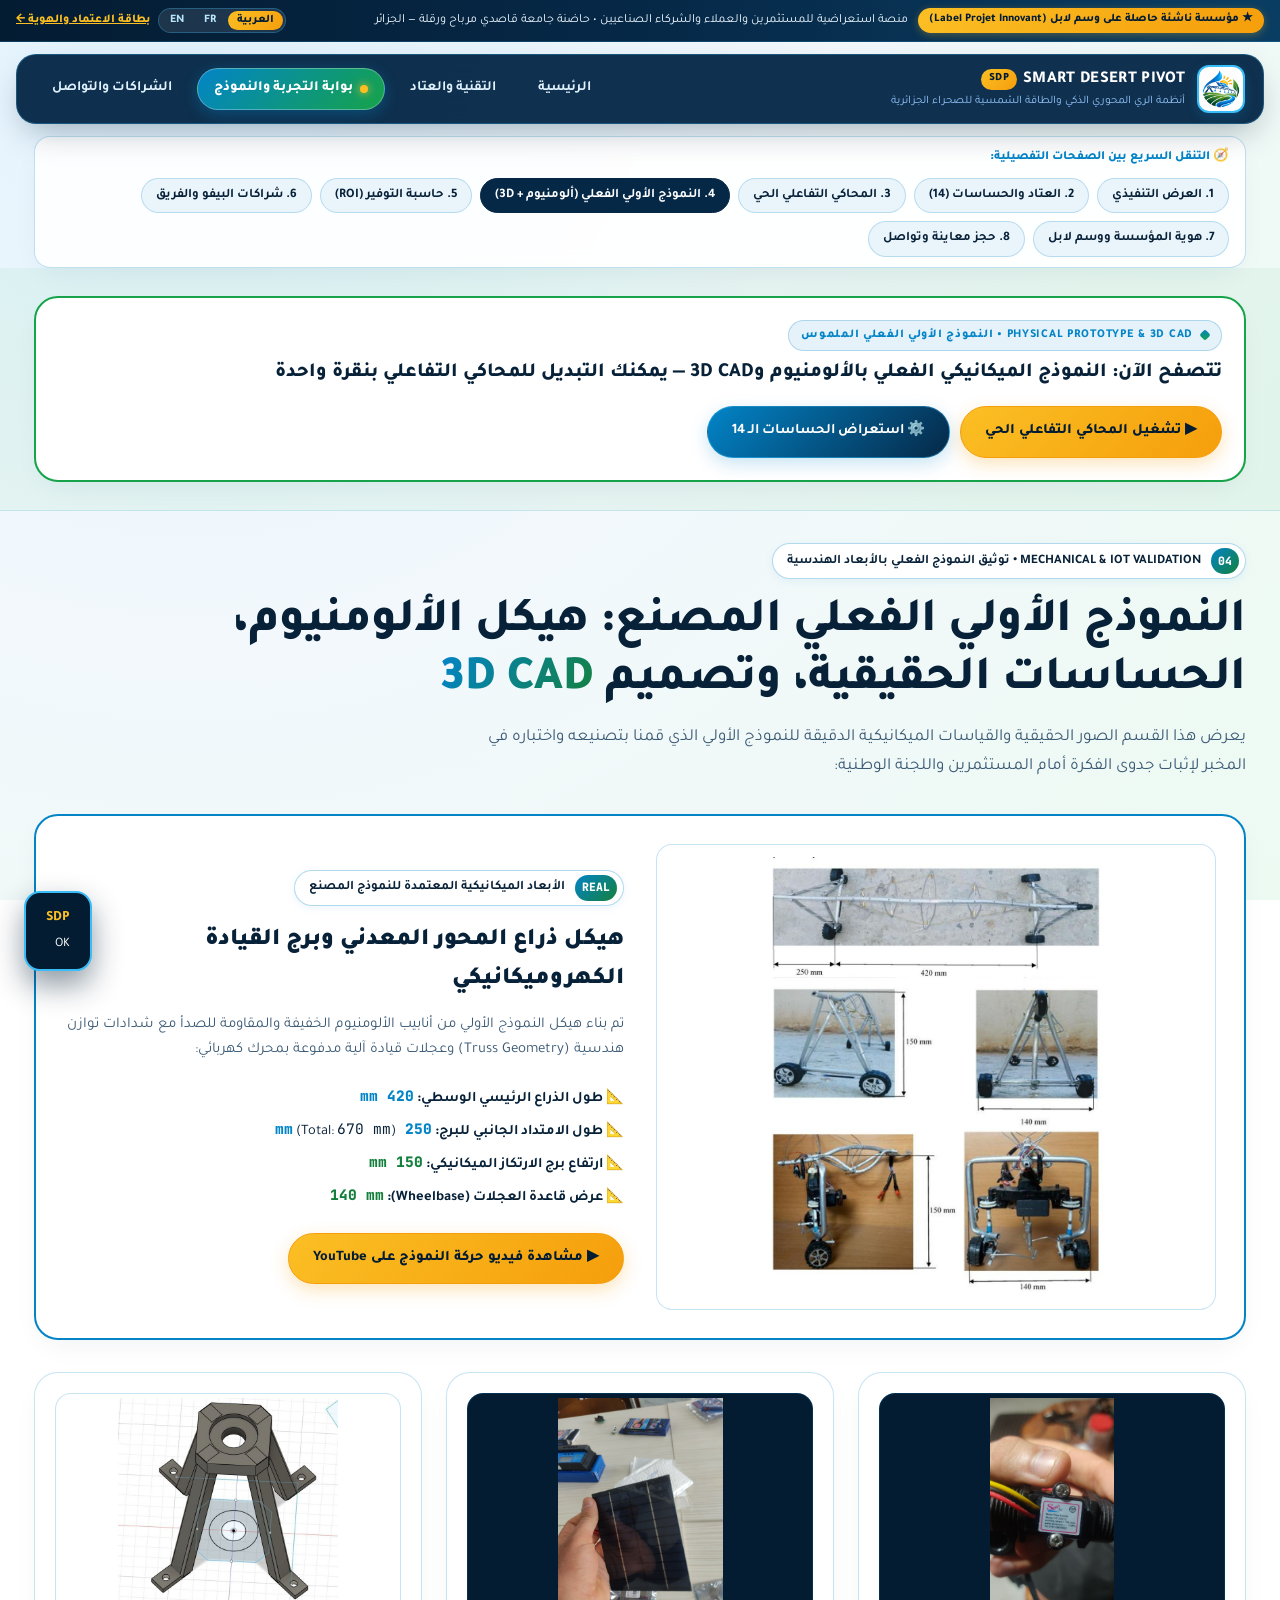
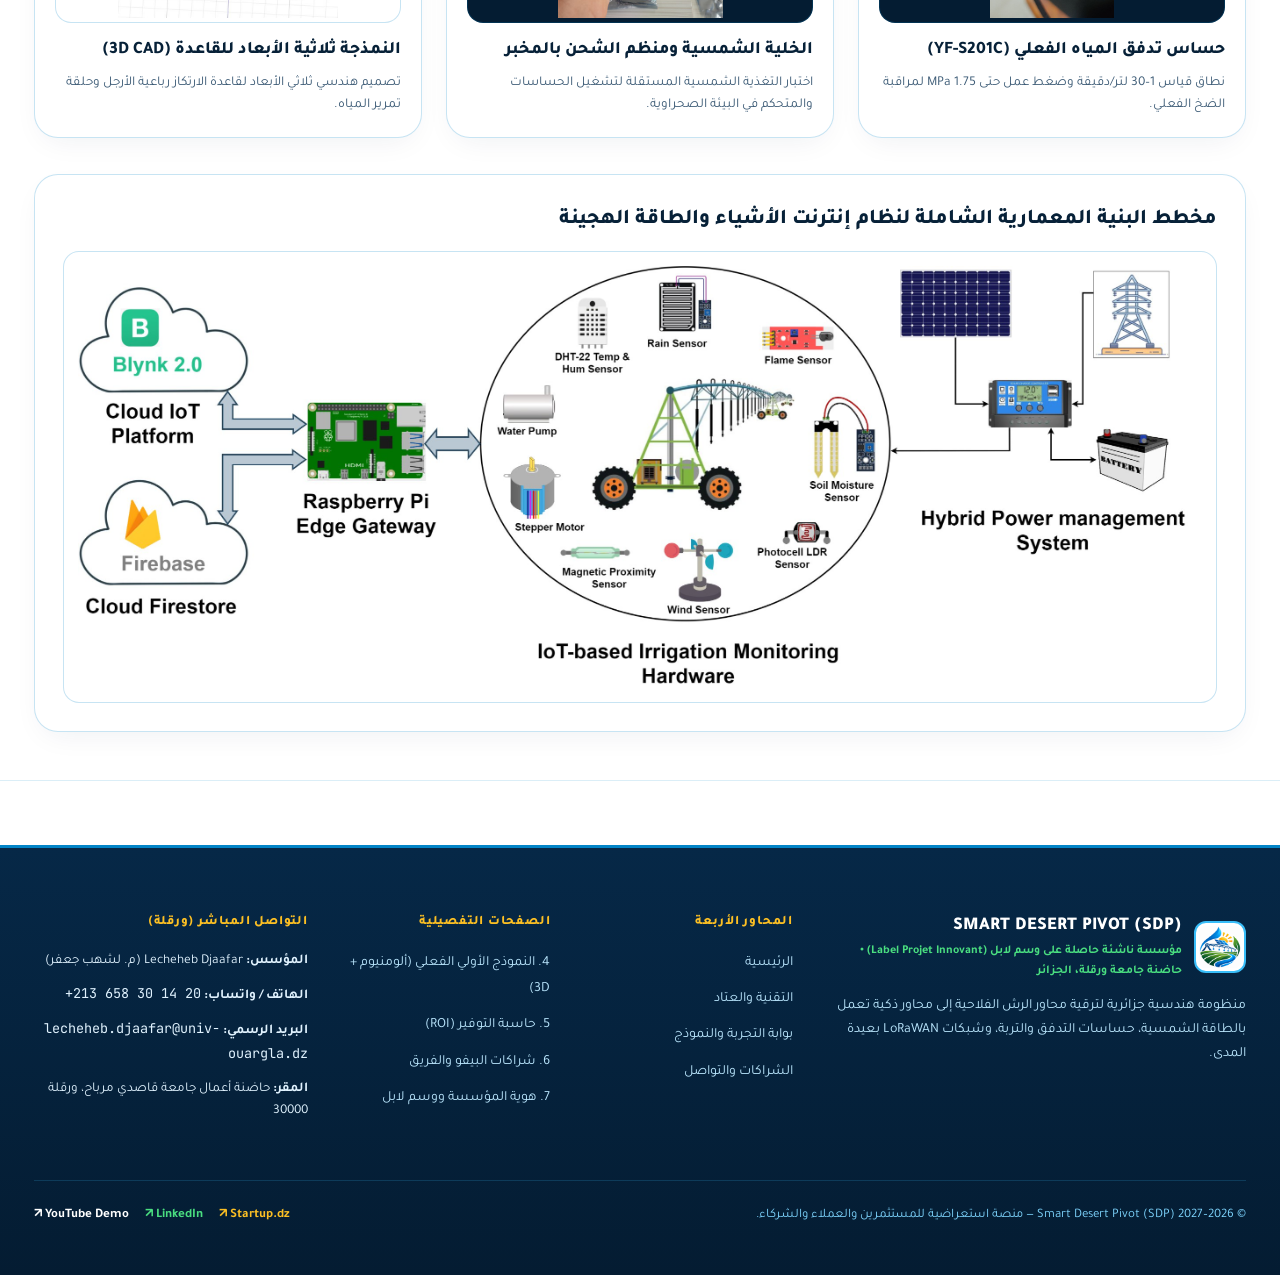
<file: pilot.html>
<!DOCTYPE html>
<html lang="ar" dir="rtl">
<head>
  <meta charset="UTF-8">
  <meta name="viewport" content="width=device-width, initial-scale=1.0">
  <title>النموذج الأولي الفعلي بالألومنيوم وتصميم 3D CAD | Smart Desert Pivot (SDP)</title>
  <link rel="preconnect" href="https://fonts.googleapis.com">
  <link rel="preconnect" href="https://fonts.gstatic.com" crossorigin>
  <link href="https://fonts.googleapis.com/css2?family=DM+Sans:wght@400;500;700&family=JetBrains+Mono:wght@500;700&family=Tajawal:wght@300;400;500;700;800;900&display=swap" rel="stylesheet">
  <link rel="stylesheet" href="css/variables.css">
  <link rel="stylesheet" href="css/base.css">
  <link rel="stylesheet" href="css/layout.css">
  <link rel="stylesheet" href="css/components.css">
  <link rel="stylesheet" href="css/simulator.css">
  <link rel="stylesheet" href="css/responsive.css">
</head>
<body>

  <!-- Top Sovereign Startup Banner + Language Switcher (AR / FR / EN) + Dedicated Mobile Mode -->
  <div class="sovereign-topbar">
    <div class="sovereign-topbar-inner">
      <div style="display:flex;align-items:center;gap:10px;flex-wrap:wrap;">
        <span class="label-pill-tag" data-i18n="topbar_badge">★ مؤسسة ناشئة حاصلة على وسم لابل (Label Projet Innovant)</span>
        <span data-i18n="topbar_desc">منصة استعراضية للمستثمرين والعملاء والشركاء الصناعيين • حاضنة جامعة قاصدي مرباح ورقلة — الجزائر</span>
      </div>
      <div class="topbar-controls">
        <div class="lang-switcher" role="group" aria-label="Language Switcher">
          <button type="button" class="lang-btn active" data-lang-switch="ar">العربية</button>
          <button type="button" class="lang-btn" data-lang-switch="fr">FR</button>
          <button type="button" class="lang-btn" data-lang-switch="en">EN</button>
        </div>
        <a href="about.html" data-page-target="about.html" data-i18n="topbar_cert_link" style="color:#fbbf24;font-weight:800;text-decoration:underline;font-size:12px;">بطاقة الاعتماد والهوية ←</a>
      </div>
    </div>
  </div>

  <!-- Clean 4-Pillar Showcase Navigation Bar -->
  <header class="site-header-wrap">
    <nav class="t1-pill-navbar" aria-label="التنقل الرئيسي">
      <a href="index.html" data-page-target="index.html" class="brand-lockup">
        <img src="assets/images/brand/logo-mark.png" alt="Smart Desert Pivot Logo" class="brand-logo-img">
        <div>
          <div class="brand-title">
            <span>SMART DESERT PIVOT</span>
            <span style="font-size:11px;background:var(--gradient-solar-cta);color:#041c32;padding:1px 8px;border-radius:99px;font-weight:900;">SDP</span>
          </div>
          <div class="brand-subtitle" data-i18n="brand_subtitle">أنظمة الري المحوري الذكي والطاقة الشمسية للصحراء الجزائرية</div>
        </div>
      </a>

      <button type="button" class="mobile-menu-toggle" aria-label="فتح القائمة" data-i18n="menu_btn">☰ القائمة</button>

      <!-- Strictly 4 Professional Showcase Pillars in the Top Navbar -->
      <ul class="nav-links-list">
        <li><a href="index.html" class="nav-link-item " data-page-target="index.html"><span data-i18n="nav_home">الرئيسية</span></a></li>
        <li><a href="technology.html" class="nav-link-item " data-page-target="technology.html"><span data-i18n="nav_tech">التقنية والعتاد</span></a></li>
        <li><a href="simulator.html" class="nav-link-item active" data-page-target="simulator.html"><span class="nav-live-dot"></span><span data-i18n="nav_hub">بوابة التجربة والنموذج</span></a></li>
        <li><a href="contact.html" class="nav-link-item " data-page-target="contact.html"><span data-i18n="nav_contact">الشراكات والتواصل</span></a></li>
      </ul>
    </nav>
  </header>

  <!-- Sub-Hub Explorer Bar: Preserves All 8 Pages without Cluttering the Main Navbar -->
  <div class="subhub-bar">
    <div class="subhub-inner">
      <span class="subhub-label" data-i18n="subhub_explore_label">🧭 التنقل السريع بين الصفحات التفصيلية:</span>
      <div class="subhub-pills">
        <a href="index.html" data-page-target="index.html" class="subhub-pill" data-i18n="sub_index">1. العرض التنفيذي</a>
        <a href="technology.html" data-page-target="technology.html" class="subhub-pill" data-i18n="sub_tech">2. العتاد والحساسات (14)</a>
        <a href="simulator.html" data-page-target="simulator.html" class="subhub-pill" data-i18n="sub_sim">3. المحاكي التفاعلي الحي</a>
        <a href="pilot.html" data-page-target="pilot.html" class="subhub-pill active" data-i18n="sub_pilot">4. النموذج الأولي الفعلي (ألومنيوم + 3D)</a>
        <a href="calculator.html" data-page-target="calculator.html" class="subhub-pill" data-i18n="sub_calc">5. حاسبة التوفير (ROI)</a>
        <a href="partnerships.html" data-page-target="partnerships.html" class="subhub-pill" data-i18n="sub_part">6. شراكات البيفو والفريق</a>
        <a href="about.html" data-page-target="about.html" class="subhub-pill" data-i18n="sub_about">7. هوية المؤسسة ووسم لابل</a>
        <a href="contact.html" data-page-target="contact.html" class="subhub-pill" data-i18n="sub_contact">8. حجز معاينة وتواصل</a>
      </div>
    </div>
  </div>
  <main>
  <!-- Interactive vs Physical Prototype Gateway Banner -->
  <section class="section-block" style="padding-top:28px;padding-bottom:28px;background:rgba(22,163,74,0.06);">
    <div class="container">
      <div class="pirsch-card-white" style="padding:22px;display:flex;align-items:center;justify-content:space-between;flex-wrap:wrap;gap:16px;border:2px solid #16a34a;">
        <div>
          <div class="t1-section-label" style="margin-bottom:6px;" data-ar="PHYSICAL PROTOTYPE &amp; 3D CAD • النموذج الأولي الفعلي الملموس" data-fr="PROTOTYPE PHYSIQUE &amp; CAO 3D • Maquettes Réelles" data-en="PHYSICAL PROTOTYPE &amp; 3D CAD • Real Built Hardware">PHYSICAL PROTOTYPE &amp; 3D CAD • النموذج الأولي الفعلي الملموس</div>
          <h2 style="font-size:20px;font-weight:800;" data-ar="تتصفح الآن: النموذج الميكانيكي الفعلي بالألومنيوم و3D CAD — يمكنك التبديل للمحاكي التفاعلي بنقرة واحدة" data-fr="Vue actuelle : Prototype Mécanique en Aluminium &amp; CAO 3D — Basculez vers le Simulateur en un clic" data-en="Current View: Physical Aluminum Prototype &amp; 3D CAD — Switch to the Live Simulator Anytime">
            تتصفح الآن: النموذج الميكانيكي الفعلي بالألومنيوم و3D CAD — يمكنك التبديل للمحاكي التفاعلي بنقرة واحدة
          </h2>
        </div>
        <div style="display:flex;gap:10px;flex-wrap:wrap;">
          <a href="simulator.html" data-page-target="simulator.html" class="btn-sunshine" data-ar="▶ تشغيل المحاكي التفاعلي الحي" data-fr="▶ Ouvrir le Simulateur Interactif" data-en="▶ Launch Interactive Simulator">▶ تشغيل المحاكي التفاعلي الحي</a>
          <a href="technology.html" data-page-target="technology.html" class="btn-carbon" data-ar="⚙️ استعراض الحساسات الـ 14" data-fr="⚙️ Voir les 14 Capteurs" data-en="⚙️ View All 14 Sensors">⚙️ استعراض الحساسات الـ 14</a>
        </div>
      </div>
    </div>
  </section>

  <section class="section-block" style="padding-top:32px;">
    <div class="container">
      <div class="pirsch-step-badge">
        <span class="step-num">04</span>
        <span data-ar="MECHANICAL &amp; IOT VALIDATION • توثيق النموذج الفعلي بالأبعاد الهندسية" data-fr="VALIDATION MÉCANIQUE &amp; IOT • Prototype Réel &amp; Dimensions" data-en="MECHANICAL &amp; IOT VALIDATION • Real Prototype &amp; Engineering Dimensions">MECHANICAL &amp; IOT VALIDATION • توثيق النموذج الفعلي بالأبعاد الهندسية</span>
      </div>
      <h1 class="display-headline" style="margin-bottom:14px;" data-ar="النموذج الأولي الفعلي المصنع: هيكل الألومنيوم، الحساسات الحقيقية، وتصميم <strong>3D CAD</strong>" data-fr="Prototype Physique Réalisé : Structure en Aluminium, Capteurs Réels &amp; <strong>CAO 3D</strong>" data-en="Built Physical Prototype: Aluminum Truss, Real Sensors &amp; <strong>3D CAD</strong>">
        النموذج الأولي الفعلي المصنع: هيكل الألومنيوم، الحساسات الحقيقية، وتصميم <strong>3D CAD</strong>
      </h1>
      <p class="section-subhead" style="margin-bottom:32px;" data-ar="يعرض هذا القسم الصور الحقيقية والقياسات الميكانيكية الدقيقة للنموذج الأولي الذي قمنا بتصنيعه واختباره في المخبر لإثبات جدوى الفكرة أمام المستثمرين واللجنة الوطنية:" data-fr="Cette section présente les photographies authentiques et les cotes mécaniques exactes du prototype fabriqué et testé en laboratoire :" data-en="This section showcases authentic photographs and exact mechanical dimensions of the physical prototype fabricated and tested in our lab:">
        يعرض هذا القسم الصور الحقيقية والقياسات الميكانيكية الدقيقة للنموذج الأولي الذي قمنا بتصنيعه واختباره في المخبر لإثبات جدوى الفكرة أمام المستثمرين واللجنة الوطنية:
      </p>

      <!-- Highlight Featured Card: The New Aluminum Mechanical Prototype with Dimensions -->
      <div class="pirsch-card-white" style="padding:28px;margin-bottom:32px;border:2px solid #0284c7;">
        <div class="grid-2" style="align-items:center;">
          <div class="pirsch-image-frame" style="padding:12px;background:#ffffff;">
            <img src="assets/images/prototype/aluminum-pivot-dimensions.jpg" alt="Aluminum Mechanical Pivot Prototype Dimensions (420mm, 250mm, 150mm, 140mm)" style="width:100%;max-height:440px;object-fit:contain;">
          </div>
          <div>
            <div class="pirsch-step-badge"><span class="step-num">REAL</span><span data-ar="الأبعاد الميكانيكية المعتمدة للنموذج المصنع" data-fr="Dimensions Mécaniques Exactes du Prototype" data-en="Verified Mechanical Prototype Dimensions">الأبعاد الميكانيكية المعتمدة للنموذج المصنع</span></div>
            <h2 style="font-size:24px;font-weight:900;margin-bottom:12px;" data-ar="هيكل ذراع المحور المعدني وبرج القيادة الكهروميكانيكي" data-fr="Structure du Bras en Aluminium et Tour Motrice Électromécanique" data-en="Aluminum Truss Span &amp; Electromechanical Wheeled Drive Tower">هيكل ذراع المحور المعدني وبرج القيادة الكهروميكانيكي</h2>
            <p style="font-size:15px;color:var(--color-graphite);margin-bottom:18px;" data-ar="تم بناء هيكل النموذج الأولي من أنابيب الألومنيوم الخفيفة والمقاومة للصدأ مع شدادات توازن هندسية (Truss Geometry) وعجلات قيادة آلية مدفوعة بمحرك كهربائي:" data-fr="Châssis fabriqué en tubes d'aluminium avec géométrie en treillis (Truss) et base roulante motorisée :" data-en="Fabricated from lightweight corrosion-resistant aluminum tubing with overhead truss tensioning and a motorized wheeled drive carriage:">
              تم بناء هيكل النموذج الأولي من أنابيب الألومنيوم الخفيفة والمقاومة للصدأ مع شدادات توازن هندسية (Truss Geometry) وعجلات قيادة آلية مدفوعة بمحرك كهربائي:
            </p>
            <ul style="font-size:14.5px;line-height:2;margin-bottom:20px;">
              <li>📐 <strong data-ar="طول الذراع الرئيسي الوسطي:" data-fr="Portée centrale du bras :" data-en="Main Center Truss Span:">طول الذراع الرئيسي الوسطي:</strong> <span class="font-mono" style="color:var(--color-water-blue);font-weight:800;">420 mm</span></li>
              <li>📐 <strong data-ar="طول الامتداد الجانبي للبرج:" data-fr="Extension latérale :" data-en="Cantilever Span Extension:">طول الامتداد الجانبي للبرج:</strong> <span class="font-mono" style="color:var(--color-water-blue);font-weight:800;">250 mm</span> (Total: <span class="font-mono">670 mm</span>)</li>
              <li>📐 <strong data-ar="ارتفاع برج الارتكاز الميكانيكي:" data-fr="Hauteur de la tour :" data-en="Tower Frame Height:">ارتفاع برج الارتكاز الميكانيكي:</strong> <span class="font-mono" style="color:var(--color-sdp-emerald);font-weight:800;">150 mm</span></li>
              <li>📐 <strong data-ar="عرض قاعدة العجلات (Wheelbase):" data-fr="Empattement des roues :" data-en="Wheeled Base Width:">عرض قاعدة العجلات (Wheelbase):</strong> <span class="font-mono" style="color:var(--color-sdp-emerald);font-weight:800;">140 mm</span></li>
            </ul>
            <a href="https://www.youtube.com/@CodeCraftDL" target="_blank" rel="noopener noreferrer" class="btn-sunshine" data-ar="▶ مشاهدة فيديو حركة النموذج على YouTube" data-fr="▶ Voir la Vidéo de Démonstration sur YouTube" data-en="▶ Watch Prototype Motion Demo on YouTube">▶ مشاهدة فيديو حركة النموذج على YouTube</a>
          </div>
        </div>
      </div>

      <!-- 3-Column Real Lab Photos: Flow Sensor, Solar Panel, 3D CAD & Scale Model -->
      <div class="grid-3" style="margin-bottom:36px;">
        <div class="pirsch-card-white" style="padding:20px;">
          <div class="pirsch-image-frame" style="height:230px;display:flex;align-items:center;justify-content:center;background:#041c32;margin-bottom:14px;">
            <img src="assets/images/components/water-flow-sensor.jpg" alt="YF-S201C Water Flow Sensor" style="max-height:220px;width:auto;object-fit:contain;">
          </div>
          <h3 style="font-size:17.5px;font-weight:800;margin-bottom:6px;" data-ar="حساس تدفق المياه الفعلي (YF-S201C)" data-fr="Débitmètre d'Eau Réel (YF-S201C)" data-en="Real Water Flow Sensor (YF-S201C)">حساس تدفق المياه الفعلي (YF-S201C)</h3>
          <p style="font-size:13.5px;color:var(--color-graphite);" data-ar="نطاق قياس 1–30 لتر/دقيقة وضغط عمل حتى 1.75 MPa لمراقبة الضخ الفعلي." data-fr="Plage de 1–30 L/min et pression ≤1.75 MPa pour contrôler le flux réel." data-en="1–30 L/min working range and ≤1.75 MPa pressure rating for precision flow telemetry.">
            نطاق قياس 1–30 لتر/دقيقة وضغط عمل حتى 1.75 MPa لمراقبة الضخ الفعلي.
          </p>
        </div>

        <div class="pirsch-card-white" style="padding:20px;">
          <div class="pirsch-image-frame" style="height:230px;display:flex;align-items:center;justify-content:center;background:#041c32;margin-bottom:14px;">
            <img src="assets/images/components/solar-cell-lab.jpg" alt="Solar Panel and Charge Controller" style="max-height:220px;width:auto;object-fit:contain;">
          </div>
          <h3 style="font-size:17.5px;font-weight:800;margin-bottom:6px;" data-ar="الخلية الشمسية ومنظم الشحن بالمخبر" data-fr="Cellule Solaire &amp; Régulateur au Labo" data-en="Lab Solar Cell &amp; PWM Controller">الخلية الشمسية ومنظم الشحن بالمخبر</h3>
          <p style="font-size:13.5px;color:var(--color-graphite);" data-ar="اختبار التغذية الشمسية المستقلة لتشغيل الحساسات والمتحكم في البيئة الصحراوية." data-fr="Test d'alimentation solaire autonome pour les capteurs et le contrôleur." data-en="Autonomous solar power validation for off-grid desert sensor and controller operation.">
            اختبار التغذية الشمسية المستقلة لتشغيل الحساسات والمتحكم في البيئة الصحراوية.
          </p>
        </div>

        <div class="pirsch-card-white" style="padding:20px;">
          <div class="pirsch-image-frame" style="height:230px;display:flex;align-items:center;justify-content:center;background:#ffffff;margin-bottom:14px;">
            <img src="assets/images/prototype/cad-pivot-tower-base.jpg" alt="3D CAD Pivot Base Tower" style="max-height:220px;width:auto;object-fit:contain;">
          </div>
          <h3 style="font-size:17.5px;font-weight:800;margin-bottom:6px;" data-ar="النمذجة ثلاثية الأبعاد للقاعدة (3D CAD)" data-fr="Modélisation CAO 3D de la Tour Centrale" data-en="3D CAD Central Pivot Tower Base">النمذجة ثلاثية الأبعاد للقاعدة (3D CAD)</h3>
          <p style="font-size:13.5px;color:var(--color-graphite);" data-ar="تصميم هندسي ثلاثي الأبعاد لقاعدة الارتكاز رباعية الأرجل وحلقة تمرير المياه." data-fr="Conception CAO 3D de la base quadripode et du collecteur tournant." data-en="3D CAD mechanical design of the quadruped central pivot base and rotary water union.">
            تصميم هندسي ثلاثي الأبعاد لقاعدة الارتكاز رباعية الأرجل وحلقة تمرير المياه.
          </p>
        </div>
      </div>

      <!-- Full Width IoT System Architecture Diagram -->
      <div class="pirsch-card-white" style="padding:28px;">
        <h2 style="font-size:21px;font-weight:800;margin-bottom:14px;" data-ar="مخطط البنية المعمارية الشاملة لنظام إنترنت الأشياء والطاقة الهجينة" data-fr="Schéma d'Architecture Globale IoT &amp; Énergie Hybride" data-en="Complete IoT Telemetry &amp; Hybrid Solar Architecture Diagram">مخطط البنية المعمارية الشاملة لنظام إنترنت الأشياء والطاقة الهجينة</h2>
        <div class="pirsch-image-frame" style="padding:14px;background:#ffffff;">
          <img src="assets/images/prototype/iot-architecture-diagram.jpg" alt="SDP IoT System Architecture Diagram" style="width:100%;height:auto;">
        </div>
      </div>
    </div>
  </section>
  </main>
  <!-- Deep Pivot Navy Footer -->
  <footer class="t1-onyx-footer">
    <div class="container">
      <div class="footer-grid">
        <div>
          <div style="display:flex;align-items:center;gap:12px;margin-bottom:14px;">
            <img src="assets/images/brand/logo-mark.png" alt="SDP Logo" style="width:52px;height:52px;border-radius:12px;background:#ffffff;padding:3px;border:2px solid #38bdf8;">
            <div>
              <div style="font-weight:900;font-size:18px;color:#ffffff;">SMART DESERT PIVOT (SDP)</div>
              <div style="font-size:12px;color:#4ade80;font-weight:700;" data-i18n="footer_sub">مؤسسة ناشئة حاصلة على وسم لابل (Label Projet Innovant) • حاضنة جامعة ورقلة، الجزائر</div>
            </div>
          </div>
          <p style="font-size:14px;color:#bae6fd;max-width:430px;line-height:1.7;" data-i18n="footer_desc">
            منظومة هندسية جزائرية لترقية محاور الرش الفلاحية إلى محاور ذكية تعمل بالطاقة الشمسية، حساسات التدفق والتربة، وشبكات LoRaWAN بعيدة المدى.
          </p>
        </div>

        <div>
          <div class="footer-col-title" data-i18n="footer_col1">المحاور الأربعة</div>
          <ul class="footer-links">
            <li><a href="index.html" data-page-target="index.html" data-i18n="nav_home">الرئيسية</a></li>
            <li><a href="technology.html" data-page-target="technology.html" data-i18n="nav_tech">التقنية والعتاد</a></li>
            <li><a href="simulator.html" data-page-target="simulator.html" data-i18n="nav_hub">بوابة التجربة والنموذج</a></li>
            <li><a href="contact.html" data-page-target="contact.html" data-i18n="nav_contact">الشراكات والتواصل</a></li>
          </ul>
        </div>

        <div>
          <div class="footer-col-title" data-i18n="footer_col2">الصفحات التفصيلية</div>
          <ul class="footer-links">
            <li><a href="pilot.html" data-page-target="pilot.html" data-i18n="sub_pilot">النموذج الأولي الفعلي (ألومنيوم + 3D)</a></li>
            <li><a href="calculator.html" data-page-target="calculator.html" data-i18n="sub_calc">حاسبة التوفير (ROI)</a></li>
            <li><a href="partnerships.html" data-page-target="partnerships.html" data-i18n="sub_part">شراكات البيفو والفريق</a></li>
            <li><a href="about.html" data-page-target="about.html" data-i18n="sub_about">هوية المؤسسة ووسم لابل</a></li>
          </ul>
        </div>

        <div>
          <div class="footer-col-title" data-i18n="footer_col3">التواصل المباشر (ورقلة)</div>
          <ul class="footer-links" style="color:#e0f2fe;font-size:13.5px;">
            <li><strong data-ar="المؤسس:" data-fr="Fondateur :" data-en="Founder:">المؤسس:</strong> Lecheheb Djaafar (م. لشهب جعفر)</li>
            <li><strong data-ar="الهاتف / واتساب:" data-fr="Tél / WhatsApp :" data-en="Phone / WhatsApp:">الهاتف / واتساب:</strong> <span class="font-mono" dir="ltr">+213 658 30 14 20</span></li>
            <li><strong data-ar="البريد الرسمي:" data-fr="Email :" data-en="Email:">البريد الرسمي:</strong> <span class="font-mono">lecheheb.djaafar@univ-ouargla.dz</span></li>
            <li><strong data-ar="المقر:" data-fr="Siège :" data-en="Location:">المقر:</strong> <span data-ar="حاضنة أعمال جامعة قاصدي مرباح، ورقلة 30000" data-fr="Incubateur Univ. Kasdi Merbah, Ouargla 30000" data-en="Kasdi Merbah University Incubator, Ouargla 30000">حاضنة أعمال جامعة قاصدي مرباح، ورقلة 30000</span></li>
          </ul>
        </div>
      </div>

      <div class="footer-bottom">
        <div data-ar="© 2026–2027 Smart Desert Pivot (SDP) — منصة استعراضية للمستثمرين والعملاء والشركاء." data-fr="© 2026–2027 Smart Desert Pivot (SDP) — Plateforme Vitrine Investisseurs & Clients." data-en="© 2026–2027 Smart Desert Pivot (SDP) — Investor, Client & Partner Showcase Platform.">© 2026–2027 Smart Desert Pivot (SDP) — منصة استعراضية للمستثمرين والعملاء والشركاء.</div>
        <div style="display:flex;gap:16px;flex-wrap:wrap;">
          <a href="https://startup.dz/" target="_blank" rel="noopener noreferrer" style="color:var(--color-sunshine-highlight);font-weight:700;">Startup.dz ↗</a>
          <a href="https://www.linkedin.com/in/lecheheb-djaafar-226594348/" target="_blank" rel="noopener noreferrer" style="color:#4ade80;font-weight:700;">LinkedIn ↗</a>
          <a href="https://www.youtube.com/@CodeCraftDL" target="_blank" rel="noopener noreferrer" style="color:#ffffff;font-weight:700;">YouTube Demo ↗</a>
        </div>
      </div>
    </div>
  </footer>

  <!-- Dedicated Smartphone Sticky Bottom App Bar -->
  <nav class="mobile-bottom-nav" aria-label="Mobile Bottom Navigation">
    <div class="mobile-bottom-nav-inner">
      <a href="index.html" data-page-target="index.html" class="mobile-tab-item ">
        <span class="tab-icon">🏠</span>
        <span data-i18n="mob_home">الرئيسية</span>
      </a>
      <a href="technology.html" data-page-target="technology.html" class="mobile-tab-item ">
        <span class="tab-icon">⚙️</span>
        <span data-i18n="mob_tech">العتاد</span>
      </a>
      <a href="simulator.html" data-page-target="simulator.html" class="mobile-tab-item active">
        <span class="tab-icon">🎛️</span>
        <span data-i18n="mob_hub">النموذج والمحاكي</span>
      </a>
      <a href="contact.html" data-page-target="contact.html" class="mobile-tab-item ">
        <span class="tab-icon">🤝</span>
        <span data-i18n="mob_contact">تواصل وشراكة</span>
      </a>
    </div>
  </nav>

  <!-- Global In-Page Toast Notification -->
  <div id="sdpToast" class="sdp-toast" role="status" aria-live="polite">
    <div style="font-weight:800;font-size:14px;color:var(--color-sunshine-highlight);" id="sdpToastTitle">SDP</div>
    <div style="font-size:13px;margin-top:3px;" id="sdpToastMsg">OK</div>
  </div>

  <script src="js/i18n.js"></script>
  <script src="js/main.js"></script>
  <script src="js/telemetry-stream.js"></script>
  
</body>
</html>
</file>
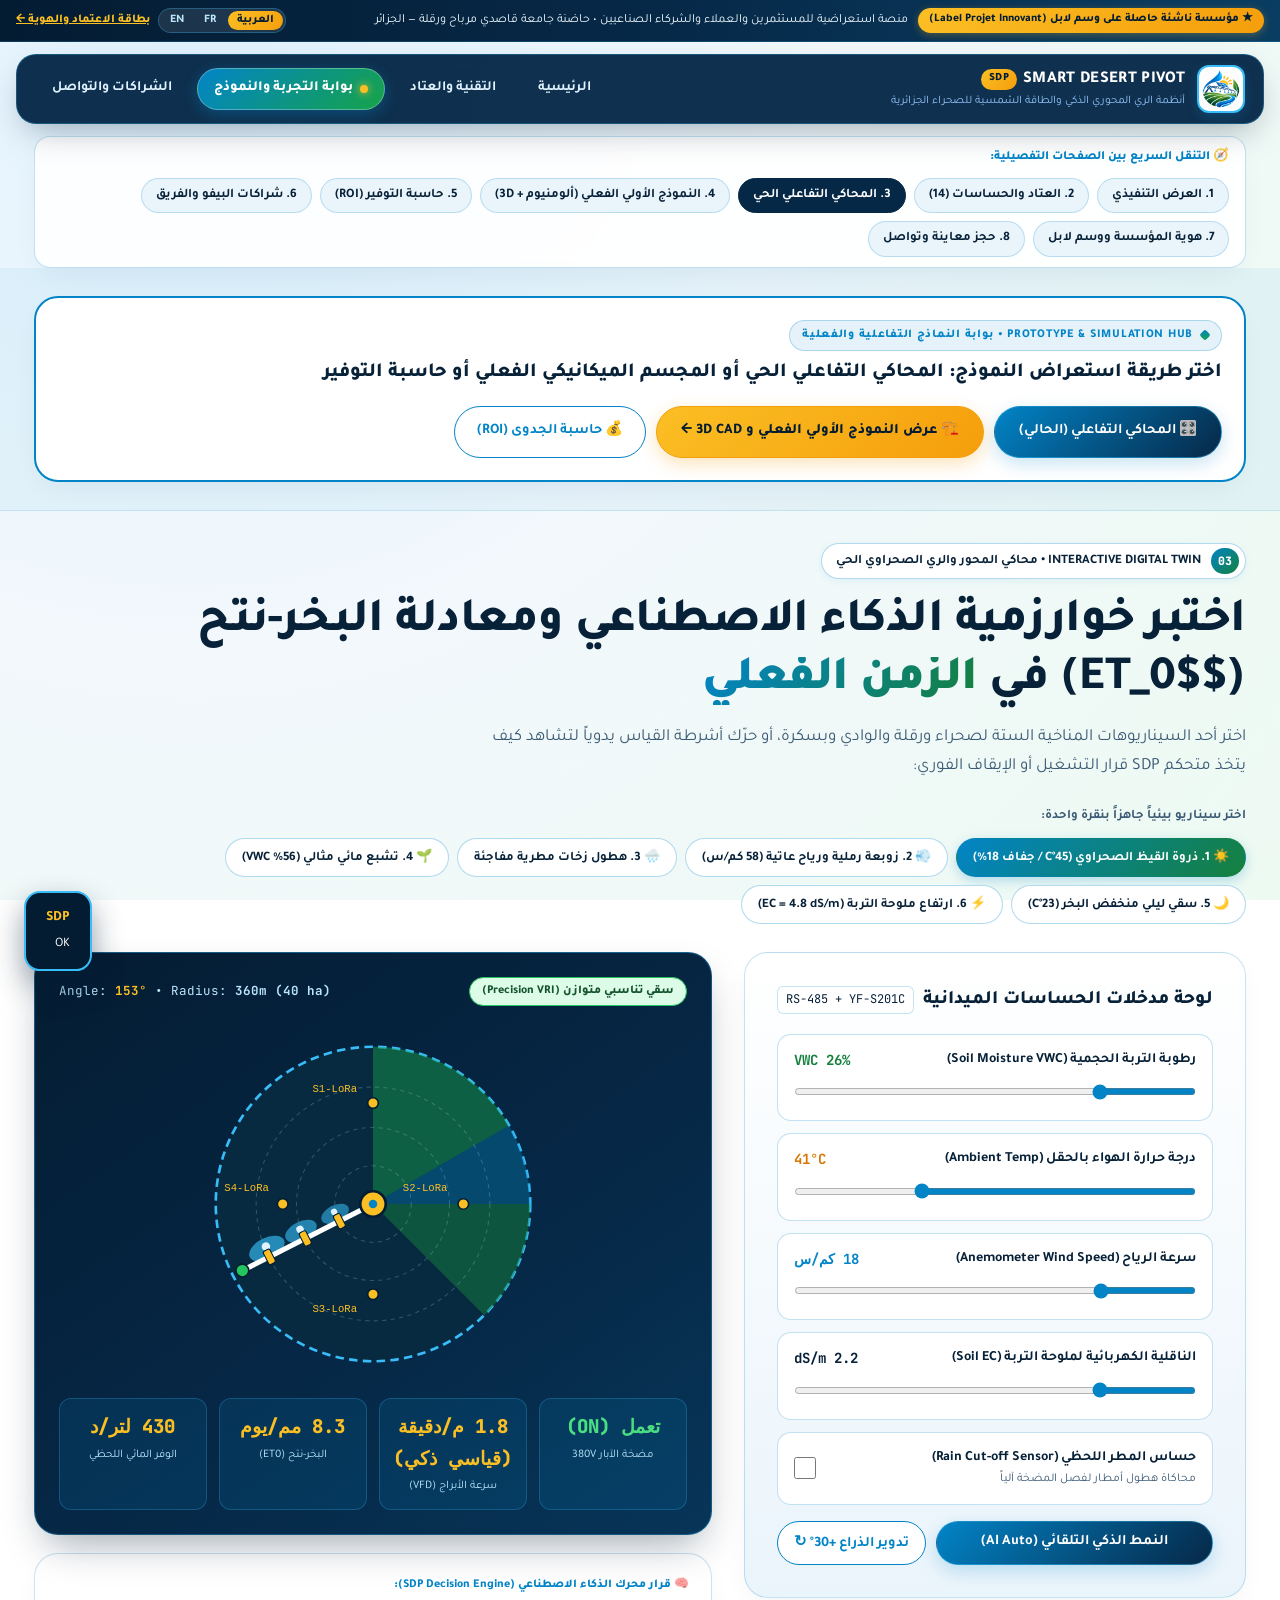
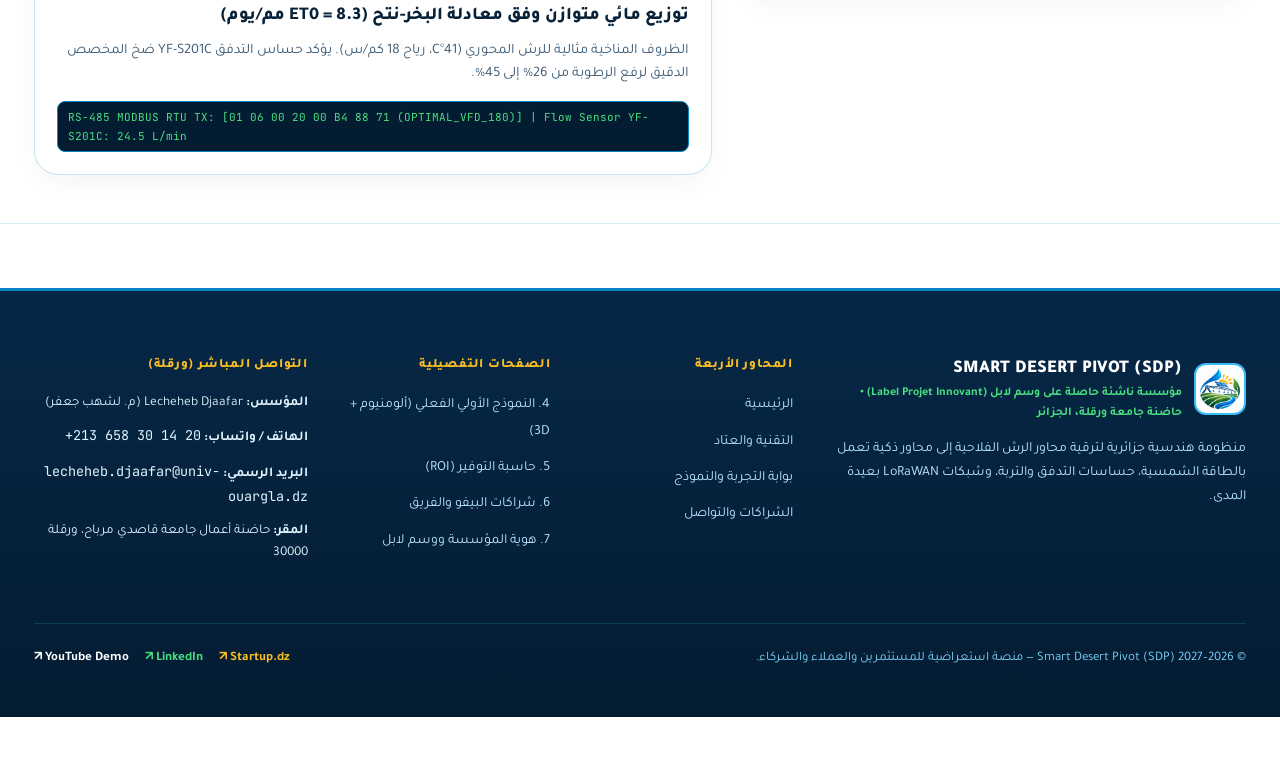
<file: simulator.html>
<!DOCTYPE html>
<html lang="ar" dir="rtl">
<head>
  <meta charset="UTF-8">
  <meta name="viewport" content="width=device-width, initial-scale=1.0">
  <title>بوابة التجربة — المحاكي التفاعلي الحي | Smart Desert Pivot (SDP)</title>
  <link rel="preconnect" href="https://fonts.googleapis.com">
  <link rel="preconnect" href="https://fonts.gstatic.com" crossorigin>
  <link href="https://fonts.googleapis.com/css2?family=DM+Sans:wght@400;500;700&family=JetBrains+Mono:wght@500;700&family=Tajawal:wght@300;400;500;700;800;900&display=swap" rel="stylesheet">
  <link rel="stylesheet" href="css/variables.css">
  <link rel="stylesheet" href="css/base.css">
  <link rel="stylesheet" href="css/layout.css">
  <link rel="stylesheet" href="css/components.css">
  <link rel="stylesheet" href="css/simulator.css">
  <link rel="stylesheet" href="css/responsive.css">
</head>
<body>

  <!-- Top Sovereign Startup Banner + Language Switcher (AR / FR / EN) + Dedicated Mobile Mode -->
  <div class="sovereign-topbar">
    <div class="sovereign-topbar-inner">
      <div style="display:flex;align-items:center;gap:10px;flex-wrap:wrap;">
        <span class="label-pill-tag" data-i18n="topbar_badge">★ مؤسسة ناشئة حاصلة على وسم لابل (Label Projet Innovant)</span>
        <span data-i18n="topbar_desc">منصة استعراضية للمستثمرين والعملاء والشركاء الصناعيين • حاضنة جامعة قاصدي مرباح ورقلة — الجزائر</span>
      </div>
      <div class="topbar-controls">
        <div class="lang-switcher" role="group" aria-label="Language Switcher">
          <button type="button" class="lang-btn active" data-lang-switch="ar">العربية</button>
          <button type="button" class="lang-btn" data-lang-switch="fr">FR</button>
          <button type="button" class="lang-btn" data-lang-switch="en">EN</button>
        </div>
        <a href="about.html" data-page-target="about.html" data-i18n="topbar_cert_link" style="color:#fbbf24;font-weight:800;text-decoration:underline;font-size:12px;">بطاقة الاعتماد والهوية ←</a>
      </div>
    </div>
  </div>

  <!-- Clean 4-Pillar Showcase Navigation Bar -->
  <header class="site-header-wrap">
    <nav class="t1-pill-navbar" aria-label="التنقل الرئيسي">
      <a href="index.html" data-page-target="index.html" class="brand-lockup">
        <img src="assets/images/brand/logo-mark.png" alt="Smart Desert Pivot Logo" class="brand-logo-img">
        <div>
          <div class="brand-title">
            <span>SMART DESERT PIVOT</span>
            <span style="font-size:11px;background:var(--gradient-solar-cta);color:#041c32;padding:1px 8px;border-radius:99px;font-weight:900;">SDP</span>
          </div>
          <div class="brand-subtitle" data-i18n="brand_subtitle">أنظمة الري المحوري الذكي والطاقة الشمسية للصحراء الجزائرية</div>
        </div>
      </a>

      <button type="button" class="mobile-menu-toggle" aria-label="فتح القائمة" data-i18n="menu_btn">☰ القائمة</button>

      <!-- Strictly 4 Professional Showcase Pillars in the Top Navbar -->
      <ul class="nav-links-list">
        <li><a href="index.html" class="nav-link-item " data-page-target="index.html"><span data-i18n="nav_home">الرئيسية</span></a></li>
        <li><a href="technology.html" class="nav-link-item " data-page-target="technology.html"><span data-i18n="nav_tech">التقنية والعتاد</span></a></li>
        <li><a href="simulator.html" class="nav-link-item active" data-page-target="simulator.html"><span class="nav-live-dot"></span><span data-i18n="nav_hub">بوابة التجربة والنموذج</span></a></li>
        <li><a href="contact.html" class="nav-link-item " data-page-target="contact.html"><span data-i18n="nav_contact">الشراكات والتواصل</span></a></li>
      </ul>
    </nav>
  </header>

  <!-- Sub-Hub Explorer Bar: Preserves All 8 Pages without Cluttering the Main Navbar -->
  <div class="subhub-bar">
    <div class="subhub-inner">
      <span class="subhub-label" data-i18n="subhub_explore_label">🧭 التنقل السريع بين الصفحات التفصيلية:</span>
      <div class="subhub-pills">
        <a href="index.html" data-page-target="index.html" class="subhub-pill" data-i18n="sub_index">1. العرض التنفيذي</a>
        <a href="technology.html" data-page-target="technology.html" class="subhub-pill" data-i18n="sub_tech">2. العتاد والحساسات (14)</a>
        <a href="simulator.html" data-page-target="simulator.html" class="subhub-pill active" data-i18n="sub_sim">3. المحاكي التفاعلي الحي</a>
        <a href="pilot.html" data-page-target="pilot.html" class="subhub-pill" data-i18n="sub_pilot">4. النموذج الأولي الفعلي (ألومنيوم + 3D)</a>
        <a href="calculator.html" data-page-target="calculator.html" class="subhub-pill" data-i18n="sub_calc">5. حاسبة التوفير (ROI)</a>
        <a href="partnerships.html" data-page-target="partnerships.html" class="subhub-pill" data-i18n="sub_part">6. شراكات البيفو والفريق</a>
        <a href="about.html" data-page-target="about.html" class="subhub-pill" data-i18n="sub_about">7. هوية المؤسسة ووسم لابل</a>
        <a href="contact.html" data-page-target="contact.html" class="subhub-pill" data-i18n="sub_contact">8. حجز معاينة وتواصل</a>
      </div>
    </div>
  </div>
  <main>
  <!-- Interactive vs Physical Prototype Gateway Banner -->
  <section class="section-block" style="padding-top:28px;padding-bottom:28px;background:rgba(2,132,199,0.06);">
    <div class="container">
      <div class="pirsch-card-white" style="padding:22px;display:flex;align-items:center;justify-content:space-between;flex-wrap:wrap;gap:16px;border:2px solid #0284c7;">
        <div>
          <div class="t1-section-label" style="margin-bottom:6px;" data-ar="PROTOTYPE &amp; SIMULATION HUB • بوابة النماذج التفاعلية والفعلية" data-fr="PROTOTYPE &amp; SIMULATION HUB • Portail Interactif &amp; Physique" data-en="PROTOTYPE &amp; SIMULATION HUB • Interactive &amp; Physical Models">PROTOTYPE &amp; SIMULATION HUB • بوابة النماذج التفاعلية والفعلية</div>
          <h2 style="font-size:20px;font-weight:800;" data-ar="اختر طريقة استعراض النموذج: المحاكي التفاعلي الحي أو المجسم الميكانيكي الفعلي أو حاسبة التوفير" data-fr="Choisissez votre vue : Simulateur Interactif, Prototype Physique en Aluminium ou Calculateur ROI" data-en="Choose Your Exploration View: Live Interactive Twin, Physical Aluminum Prototype, or Farm ROI Calculator">
            اختر طريقة استعراض النموذج: المحاكي التفاعلي الحي أو المجسم الميكانيكي الفعلي أو حاسبة التوفير
          </h2>
        </div>
        <div style="display:flex;gap:10px;flex-wrap:wrap;">
          <a href="simulator.html" data-page-target="simulator.html" class="btn-carbon" data-ar="🎛️ المحاكي التفاعلي (الحالي)" data-fr="🎛️ Simulateur Interactif (Actif)" data-en="🎛️ Interactive Simulator (Active)">🎛️ المحاكي التفاعلي (الحالي)</a>
          <a href="pilot.html" data-page-target="pilot.html" class="btn-sunshine" data-ar="🏗️ عرض النموذج الأولي الفعلي و 3D CAD ←" data-fr="🏗️ Voir le Prototype Physique Réel &amp; CAO 3D →" data-en="🏗️ View Physical Prototype &amp; 3D CAD →">🏗️ عرض النموذج الأولي الفعلي و 3D CAD ←</a>
          <a href="calculator.html" data-page-target="calculator.html" class="btn-ghost-ink" data-ar="💰 حاسبة الجدوى (ROI)" data-fr="💰 Calculateur ROI" data-en="💰 Farm ROI Calculator">💰 حاسبة الجدوى (ROI)</a>
        </div>
      </div>
    </div>
  </section>

  <section class="section-block" style="padding-top:32px;">
    <div class="container">
      <div class="pirsch-step-badge">
        <span class="step-num">03</span>
        <span data-ar="INTERACTIVE DIGITAL TWIN • محاكي المحور والري الصحراوي الحي" data-fr="INTERACTIVE DIGITAL TWIN • Jumeau Numérique en Temps Réel" data-en="INTERACTIVE DIGITAL TWIN • Real-Time Saharan Pivot Simulator">INTERACTIVE DIGITAL TWIN • محاكي المحور والري الصحراوي الحي</span>
      </div>
      <h1 class="display-headline" style="margin-bottom:14px;" data-ar="اختبر خوارزمية الذكاء الاصطناعي ومعادلة البخر-نتح ($ET_0$) في <strong>الزمن الفعلي</strong>" data-fr="Testez l'algorithme IA et l'équation $ET_0$ en <strong>temps réel</strong>" data-en="Test Our AI Controller &amp; Evapotranspiration ($ET_0$) Engine in <strong>Real Time</strong>">
        اختبر خوارزمية الذكاء الاصطناعي ومعادلة البخر-نتح ($ET_0$) في <strong>الزمن الفعلي</strong>
      </h1>
      <p class="section-subhead" style="margin-bottom:24px;" data-ar="اختر أحد السيناريوهات المناخية الستة لصحراء ورقلة والوادي وبسكرة، أو حرّك أشرطة القياس يدوياً لتشاهد كيف يتخذ متحكم SDP قرار التشغيل أو الإيقاف الفوري:" data-fr="Sélectionnez l'un des 6 scénarios climatiques sahariens ou ajustez les curseurs pour observer la décision instantanée du contrôleur SDP :" data-en="Select one of the 6 Saharan weather scenarios or drag the sensor sliders to watch how the SDP controller makes instant irrigation decisions:">
        اختر أحد السيناريوهات المناخية الستة لصحراء ورقلة والوادي وبسكرة، أو حرّك أشرطة القياس يدوياً لتشاهد كيف يتخذ متحكم SDP قرار التشغيل أو الإيقاف الفوري:
      </p>

      <div style="margin-bottom:28px;">
        <div style="font-size:13px;font-weight:700;margin-bottom:10px;color:var(--color-graphite);" data-ar="اختر سيناريو بيئياً جاهزاً بنقرة واحدة:" data-fr="Scénarios climatiques sahariens prédéfinis :" data-en="One-Click Saharan Field Scenarios:">اختر سيناريو بيئياً جاهزاً بنقرة واحدة:</div>
        <div class="filter-tag-row">
          <button type="button" class="filter-pill sim-scenario-pill active" data-m="18" data-t="45" data-w="16" data-ec="2.3" data-r="0" data-ar="☀️ 1. ذروة القيظ الصحراوي (45°C / جفاف 18%)" data-fr="☀️ 1. Canicule Saharienne (45°C / Sol 18%)" data-en="☀️ 1. Peak Desert Heat (45°C / Dry 18%)">
            ☀️ 1. ذروة القيظ الصحراوي (45°C / جفاف 18%)
          </button>
          <button type="button" class="filter-pill sim-scenario-pill" data-m="32" data-t="37" data-w="58" data-ec="2.4" data-r="0" data-ar="💨 2. زوبعة رملية ورياح عاتية (58 كم/س)" data-fr="💨 2. Tempête de Sable (58 km/h)" data-en="💨 2. Sandstorm High Wind (58 km/h)">
            💨 2. زوبعة رملية ورياح عاتية (58 كم/س)
          </button>
          <button type="button" class="filter-pill sim-scenario-pill" data-m="35" data-t="29" data-w="22" data-ec="2.0" data-r="1" data-ar="🌧️ 3. هطول زخات مطرية مفاجئة" data-fr="🌧️ 3. Averse de Pluie Soudaine" data-en="🌧️ 3. Sudden Rainfall Event">
            🌧️ 3. هطول زخات مطرية مفاجئة
          </button>
          <button type="button" class="filter-pill sim-scenario-pill" data-m="56" data-t="26" data-w="12" data-ec="1.9" data-r="0" data-ar="🌱 4. تشبع مائي مثالي (56% VWC)" data-fr="🌱 4. Saturation Optimale (56% VWC)" data-en="🌱 4. Optimal Field Capacity (56% VWC)">
            🌱 4. تشبع مائي مثالي (56% VWC)
          </button>
          <button type="button" class="filter-pill sim-scenario-pill" data-m="24" data-t="23" data-w="9" data-ec="2.1" data-r="0" data-ar="🌙 5. سقي ليلي منخفض البخر (23°C)" data-fr="🌙 5. Irrigation Nocturne (23°C)" data-en="🌙 5. Low-Evaporation Night Cycle (23°C)">
            🌙 5. سقي ليلي منخفض البخر (23°C)
          </button>
          <button type="button" class="filter-pill sim-scenario-pill" data-m="29" data-t="35" data-w="14" data-ec="4.8" data-r="0" data-ar="⚡ 6. ارتفاع ملوحة التربة (EC = 4.8 dS/m)" data-fr="⚡ 6. Pic de Salinité (EC = 4.8 dS/m)" data-en="⚡ 6. High Soil Salinity (EC = 4.8 dS/m)">
            ⚡ 6. ارتفاع ملوحة التربة (EC = 4.8 dS/m)
          </button>
        </div>
      </div>

      <div class="simulator-grid">
        <div class="pirsch-card">
          <div style="display:flex;align-items:center;justify-content:space-between;margin-bottom:18px;">
            <h2 style="font-size:19px;font-weight:800;" data-ar="لوحة مدخلات الحساسات الميدانية" data-fr="Entrées des Capteurs Terrain" data-en="Field Sensor Telemetry Inputs">لوحة مدخلات الحساسات الميدانية</h2>
            <span class="font-mono" style="font-size:12px;background:var(--color-paper-white);border:var(--border-hairline);padding:3px 8px;border-radius:6px;">RS-485 + YF-S201C</span>
          </div>

          <div class="slider-control-group">
            <div class="slider-header">
              <label for="simMoistureSlider" data-ar="رطوبة التربة الحجمية (Soil Moisture VWC)" data-fr="Humidité Volumétrique du Sol (VWC)" data-en="Volumetric Soil Moisture (VWC)">رطوبة التربة الحجمية (Soil Moisture VWC)</label>
              <span id="simMoistureVal" class="font-mono" style="color:var(--color-sdp-emerald);">26% VWC</span>
            </div>
            <input type="range" id="simMoistureSlider" class="sdp-range" min="10" max="80" value="26">
          </div>

          <div class="slider-control-group">
            <div class="slider-header">
              <label for="simTempSlider" data-ar="درجة حرارة الهواء بالحقل (Ambient Temp)" data-fr="Température Ambiante (°C)" data-en="Ambient Field Temperature (°C)">درجة حرارة الهواء بالحقل (Ambient Temp)</label>
              <span id="simTempVal" class="font-mono" style="color:var(--color-alert-amber);">41°C</span>
            </div>
            <input type="range" id="simTempSlider" class="sdp-range" min="10" max="55" value="41">
          </div>

          <div class="slider-control-group">
            <div class="slider-header">
              <label for="simWindSlider" data-ar="سرعة الرياح (Anemometer Wind Speed)" data-fr="Vitesse du Vent (Anémomètre)" data-en="Anemometer Wind Speed">سرعة الرياح (Anemometer Wind Speed)</label>
              <span id="simWindVal" class="font-mono" style="color:var(--color-water-blue);">18 كم/س</span>
            </div>
            <input type="range" id="simWindSlider" class="sdp-range" min="0" max="80" value="18">
          </div>

          <div class="slider-control-group">
            <div class="slider-header">
              <label for="simEcSlider" data-ar="الناقلية الكهربائية لملوحة التربة (Soil EC)" data-fr="Salinité du Sol (EC dS/m)" data-en="Soil Salinity Conductivity (EC)">الناقلية الكهربائية لملوحة التربة (Soil EC)</label>
              <span id="simEcVal" class="font-mono" style="color:var(--color-ink);">2.2 dS/m</span>
            </div>
            <input type="range" id="simEcSlider" class="sdp-range" min="0.5" max="8.0" step="0.1" value="2.2">
          </div>

          <div class="slider-control-group" style="display:flex;align-items:center;justify-content:space-between;">
            <div>
              <div style="font-weight:700;font-size:14px;" data-ar="حساس المطر اللحظي (Rain Cut-off Sensor)" data-fr="Capteur de Pluie Instantané (DI-02)" data-en="Instant Rain Cut-off Sensor (DI-02)">حساس المطر اللحظي (Rain Cut-off Sensor)</div>
              <div style="font-size:12px;color:var(--color-graphite);" data-ar="محاكاة هطول أمطار لفصل المضخة آلياً" data-fr="Simuler une averse pour couper la pompe" data-en="Simulate rainfall to trigger automatic pump cut-off">محاكاة هطول أمطار لفصل المضخة آلياً</div>
            </div>
            <input type="checkbox" id="simRainToggle" style="width:22px;height:22px;accent-color:var(--color-water-blue);cursor:pointer;">
          </div>

          <div style="display:flex;gap:10px;margin-top:16px;flex-wrap:wrap;">
            <button type="button" id="simModeBtn" class="btn-carbon" style="flex:1;padding:11px;" data-ar="النمط الذكي التلقائي (AI Auto)" data-fr="Mode IA Automatique (AI Auto)" data-en="Smart AI Auto Mode">النمط الذكي التلقائي (AI Auto)</button>
            <button type="button" id="simStepAngleBtn" class="btn-ghost-ink" style="padding:11px 16px;" data-ar="تدوير الذراع +30° ↻" data-fr="Tourner +30° ↻" data-en="Rotate Arm +30° ↻">تدوير الذراع +30° ↻</button>
          </div>
        </div>

        <!-- Right Column: SVG Digital Twin -->
        <div>
          <div class="sim-stage-box">
            <div style="display:flex;align-items:center;justify-content:space-between;flex-wrap:wrap;gap:10px;margin-bottom:12px;">
              <span class="mint-status-badge" id="simAiStatusTag">رش تناسبي نشط (AI Active)</span>
              <div class="font-mono" style="font-size:12.5px;color:#bae6fd;">
                Angle: <strong id="simKpiAngle" style="color:var(--color-sunshine-highlight);">135°</strong> • Radius: <strong>360m (40 ha)</strong>
              </div>
            </div>

            <div class="sim-canvas-wrap">
              <svg viewBox="0 0 320 320" class="sim-svg-circle" aria-label="Smart Pivot Digital Twin">
                <circle cx="160" cy="160" r="148" fill="#072a40" stroke="#38bdf8" stroke-width="2.5" stroke-dasharray="8 5"/>
                <path d="M160,160 L160,12 A148,148 0 0,1 288,86 Z" fill="#16a34a" fill-opacity="0.45"/>
                <path d="M160,160 L288,86 A148,148 0 0,1 308,160 Z" fill="#0284c7" fill-opacity="0.35"/>
                <path d="M160,160 L308,160 A148,148 0 0,1 265,265 Z" fill="#15803d" fill-opacity="0.5"/>
                <circle cx="160" cy="160" r="110" fill="none" stroke="rgba(186,230,253,0.22)" stroke-width="1" stroke-dasharray="4 4"/>
                <circle cx="160" cy="160" r="72" fill="none" stroke="rgba(186,230,253,0.22)" stroke-width="1" stroke-dasharray="4 4"/>
                <circle cx="160" cy="160" r="36" fill="none" stroke="rgba(186,230,253,0.22)" stroke-width="1" stroke-dasharray="4 4"/>

                <circle cx="160" cy="65" r="5" fill="#fbbf24" stroke="#041c32" stroke-width="1.5"/>
                <text x="145" y="55" fill="#fbbf24" font-size="10" font-family="monospace">S1-LoRa</text>
                <circle cx="245" cy="160" r="5" fill="#fbbf24" stroke="#041c32" stroke-width="1.5"/>
                <text x="230" y="148" fill="#fbbf24" font-size="10" font-family="monospace">S2-LoRa</text>
                <circle cx="160" cy="245" r="5" fill="#fbbf24" stroke="#041c32" stroke-width="1.5"/>
                <text x="145" y="262" fill="#fbbf24" font-size="10" font-family="monospace">S3-LoRa</text>
                <circle cx="75" cy="160" r="5" fill="#fbbf24" stroke="#041c32" stroke-width="1.5"/>
                <text x="62" y="148" fill="#fbbf24" font-size="10" font-family="monospace">S4-LoRa</text>

                <g id="svgPivotArmGroup" transform="rotate(135 160 160)">
                  <g id="svgSprayGroup">
                    <ellipse cx="196" cy="168" rx="14" ry="8" fill="#38bdf8" fill-opacity="0.55"/>
                    <ellipse cx="232" cy="168" rx="16" ry="9" fill="#38bdf8" fill-opacity="0.6"/>
                    <ellipse cx="268" cy="168" rx="18" ry="10" fill="#38bdf8" fill-opacity="0.65"/>
                    <circle cx="196" cy="170" r="3" fill="#e0f2fe"/>
                    <circle cx="232" cy="170" r="3.5" fill="#e0f2fe"/>
                    <circle cx="268" cy="170" r="4" fill="#e0f2fe"/>
                  </g>
                  <line x1="160" y1="160" x2="298" y2="160" stroke="#ffffff" stroke-width="5" stroke-linecap="round"/>
                  <rect x="192" y="153" width="7" height="14" rx="2" fill="#fbbf24" stroke="#041c32" stroke-width="1"/>
                  <rect x="228" y="153" width="7" height="14" rx="2" fill="#fbbf24" stroke="#041c32" stroke-width="1"/>
                  <rect x="266" y="153" width="7" height="14" rx="2" fill="#fbbf24" stroke="#041c32" stroke-width="1"/>
                  <circle cx="298" cy="160" r="6" fill="#22c55e" stroke="#041c32" stroke-width="1.5"/>
                </g>

                <circle cx="160" cy="160" r="12" fill="#fbbf24" stroke="#041c32" stroke-width="2.5"/>
                <circle cx="160" cy="160" r="4" fill="#0284c7"/>
              </svg>
            </div>

            <div class="kpi-telemetry-grid" style="margin-top:8px;">
              <div class="kpi-mini-box">
                <div class="kpi-mini-val" id="simKpiPump">تعمل (ON)</div>
                <div class="kpi-mini-lbl" data-ar="مضخة الآبار 380V" data-fr="Pompe 380V" data-en="380V Well Pump">مضخة الآبار 380V</div>
              </div>
              <div class="kpi-mini-box">
                <div class="kpi-mini-val" id="simKpiSpeed">1.8 م/دقيقة</div>
                <div class="kpi-mini-lbl" data-ar="سرعة الأبراج (VFD)" data-fr="Vitesse VFD" data-en="Tower VFD Speed">سرعة الأبراج (VFD)</div>
              </div>
              <div class="kpi-mini-box">
                <div class="kpi-mini-val" id="simKpiEt0">8.2 مم/يوم</div>
                <div class="kpi-mini-lbl" data-ar="البخر-نتح (ET0)" data-fr="Évapotranspiration ET0" data-en="Daily ET0 Rate">البخر-نتح (ET0)</div>
              </div>
              <div class="kpi-mini-box">
                <div class="kpi-mini-val" id="simKpiSaved">430 لتر/د</div>
                <div class="kpi-mini-lbl" data-ar="الوفر المائي اللحظي" data-fr="Eau Économisée" data-en="Live Water Saved">الوفر المائي اللحظي</div>
              </div>
            </div>
          </div>

          <div class="pirsch-card-white" style="margin-top:18px;padding:22px;">
            <div style="font-size:12px;font-weight:800;color:var(--color-water-blue);margin-bottom:6px;" data-ar="🧠 قرار محرك الذكاء الاصطناعي (SDP Decision Engine):" data-fr="🧠 Décision du Moteur IA Agronomique SDP :" data-en="🧠 SDP AI Agronomic Decision Engine:">
              🧠 قرار محرك الذكاء الاصطناعي (SDP Decision Engine):
            </div>
            <h3 id="simAiHeadline" style="font-size:18px;font-weight:800;margin-bottom:8px;">
              توزيع مائي متوازن وفق معادلة البخر-نتح
            </h3>
            <p id="simAiExplanation" style="font-size:14.5px;color:var(--color-graphite);margin-bottom:14px;">
              رطوبة التربة أقل من السعة الحقلية المستهدفة. يقوم النظام بتشغيل المضخة وضبط سرعة دوران الأبراج لتعويض الفاقد الحراري بدقة.
            </p>
            <div id="simModbusFrame" class="source-path-badge" style="background:#041c32;color:#4ade80;border-color:#0284c7;">
              RS-485 MODBUS RTU TX: [01 06 00 20 00 B4 88 71] | Flow Sensor YF-S201C: 24.5 L/min
            </div>
          </div>
        </div>
      </div>
    </div>
  </section>
  </main>
  <!-- Deep Pivot Navy Footer -->
  <footer class="t1-onyx-footer">
    <div class="container">
      <div class="footer-grid">
        <div>
          <div style="display:flex;align-items:center;gap:12px;margin-bottom:14px;">
            <img src="assets/images/brand/logo-mark.png" alt="SDP Logo" style="width:52px;height:52px;border-radius:12px;background:#ffffff;padding:3px;border:2px solid #38bdf8;">
            <div>
              <div style="font-weight:900;font-size:18px;color:#ffffff;">SMART DESERT PIVOT (SDP)</div>
              <div style="font-size:12px;color:#4ade80;font-weight:700;" data-i18n="footer_sub">مؤسسة ناشئة حاصلة على وسم لابل (Label Projet Innovant) • حاضنة جامعة ورقلة، الجزائر</div>
            </div>
          </div>
          <p style="font-size:14px;color:#bae6fd;max-width:430px;line-height:1.7;" data-i18n="footer_desc">
            منظومة هندسية جزائرية لترقية محاور الرش الفلاحية إلى محاور ذكية تعمل بالطاقة الشمسية، حساسات التدفق والتربة، وشبكات LoRaWAN بعيدة المدى.
          </p>
        </div>

        <div>
          <div class="footer-col-title" data-i18n="footer_col1">المحاور الأربعة</div>
          <ul class="footer-links">
            <li><a href="index.html" data-page-target="index.html" data-i18n="nav_home">الرئيسية</a></li>
            <li><a href="technology.html" data-page-target="technology.html" data-i18n="nav_tech">التقنية والعتاد</a></li>
            <li><a href="simulator.html" data-page-target="simulator.html" data-i18n="nav_hub">بوابة التجربة والنموذج</a></li>
            <li><a href="contact.html" data-page-target="contact.html" data-i18n="nav_contact">الشراكات والتواصل</a></li>
          </ul>
        </div>

        <div>
          <div class="footer-col-title" data-i18n="footer_col2">الصفحات التفصيلية</div>
          <ul class="footer-links">
            <li><a href="pilot.html" data-page-target="pilot.html" data-i18n="sub_pilot">النموذج الأولي الفعلي (ألومنيوم + 3D)</a></li>
            <li><a href="calculator.html" data-page-target="calculator.html" data-i18n="sub_calc">حاسبة التوفير (ROI)</a></li>
            <li><a href="partnerships.html" data-page-target="partnerships.html" data-i18n="sub_part">شراكات البيفو والفريق</a></li>
            <li><a href="about.html" data-page-target="about.html" data-i18n="sub_about">هوية المؤسسة ووسم لابل</a></li>
          </ul>
        </div>

        <div>
          <div class="footer-col-title" data-i18n="footer_col3">التواصل المباشر (ورقلة)</div>
          <ul class="footer-links" style="color:#e0f2fe;font-size:13.5px;">
            <li><strong data-ar="المؤسس:" data-fr="Fondateur :" data-en="Founder:">المؤسس:</strong> Lecheheb Djaafar (م. لشهب جعفر)</li>
            <li><strong data-ar="الهاتف / واتساب:" data-fr="Tél / WhatsApp :" data-en="Phone / WhatsApp:">الهاتف / واتساب:</strong> <span class="font-mono" dir="ltr">+213 658 30 14 20</span></li>
            <li><strong data-ar="البريد الرسمي:" data-fr="Email :" data-en="Email:">البريد الرسمي:</strong> <span class="font-mono">lecheheb.djaafar@univ-ouargla.dz</span></li>
            <li><strong data-ar="المقر:" data-fr="Siège :" data-en="Location:">المقر:</strong> <span data-ar="حاضنة أعمال جامعة قاصدي مرباح، ورقلة 30000" data-fr="Incubateur Univ. Kasdi Merbah, Ouargla 30000" data-en="Kasdi Merbah University Incubator, Ouargla 30000">حاضنة أعمال جامعة قاصدي مرباح، ورقلة 30000</span></li>
          </ul>
        </div>
      </div>

      <div class="footer-bottom">
        <div data-ar="© 2026–2027 Smart Desert Pivot (SDP) — منصة استعراضية للمستثمرين والعملاء والشركاء." data-fr="© 2026–2027 Smart Desert Pivot (SDP) — Plateforme Vitrine Investisseurs & Clients." data-en="© 2026–2027 Smart Desert Pivot (SDP) — Investor, Client & Partner Showcase Platform.">© 2026–2027 Smart Desert Pivot (SDP) — منصة استعراضية للمستثمرين والعملاء والشركاء.</div>
        <div style="display:flex;gap:16px;flex-wrap:wrap;">
          <a href="https://startup.dz/" target="_blank" rel="noopener noreferrer" style="color:var(--color-sunshine-highlight);font-weight:700;">Startup.dz ↗</a>
          <a href="https://www.linkedin.com/in/lecheheb-djaafar-226594348/" target="_blank" rel="noopener noreferrer" style="color:#4ade80;font-weight:700;">LinkedIn ↗</a>
          <a href="https://www.youtube.com/@CodeCraftDL" target="_blank" rel="noopener noreferrer" style="color:#ffffff;font-weight:700;">YouTube Demo ↗</a>
        </div>
      </div>
    </div>
  </footer>

  <!-- Dedicated Smartphone Sticky Bottom App Bar -->
  <nav class="mobile-bottom-nav" aria-label="Mobile Bottom Navigation">
    <div class="mobile-bottom-nav-inner">
      <a href="index.html" data-page-target="index.html" class="mobile-tab-item ">
        <span class="tab-icon">🏠</span>
        <span data-i18n="mob_home">الرئيسية</span>
      </a>
      <a href="technology.html" data-page-target="technology.html" class="mobile-tab-item ">
        <span class="tab-icon">⚙️</span>
        <span data-i18n="mob_tech">العتاد</span>
      </a>
      <a href="simulator.html" data-page-target="simulator.html" class="mobile-tab-item active">
        <span class="tab-icon">🎛️</span>
        <span data-i18n="mob_hub">النموذج والمحاكي</span>
      </a>
      <a href="contact.html" data-page-target="contact.html" class="mobile-tab-item ">
        <span class="tab-icon">🤝</span>
        <span data-i18n="mob_contact">تواصل وشراكة</span>
      </a>
    </div>
  </nav>

  <!-- Global In-Page Toast Notification -->
  <div id="sdpToast" class="sdp-toast" role="status" aria-live="polite">
    <div style="font-weight:800;font-size:14px;color:var(--color-sunshine-highlight);" id="sdpToastTitle">SDP</div>
    <div style="font-size:13px;margin-top:3px;" id="sdpToastMsg">OK</div>
  </div>

  <script src="js/i18n.js"></script>
  <script src="js/main.js"></script>
  <script src="js/telemetry-stream.js"></script>
  <script src="js/simulator-engine.js"></script>
</body>
</html>
</file>
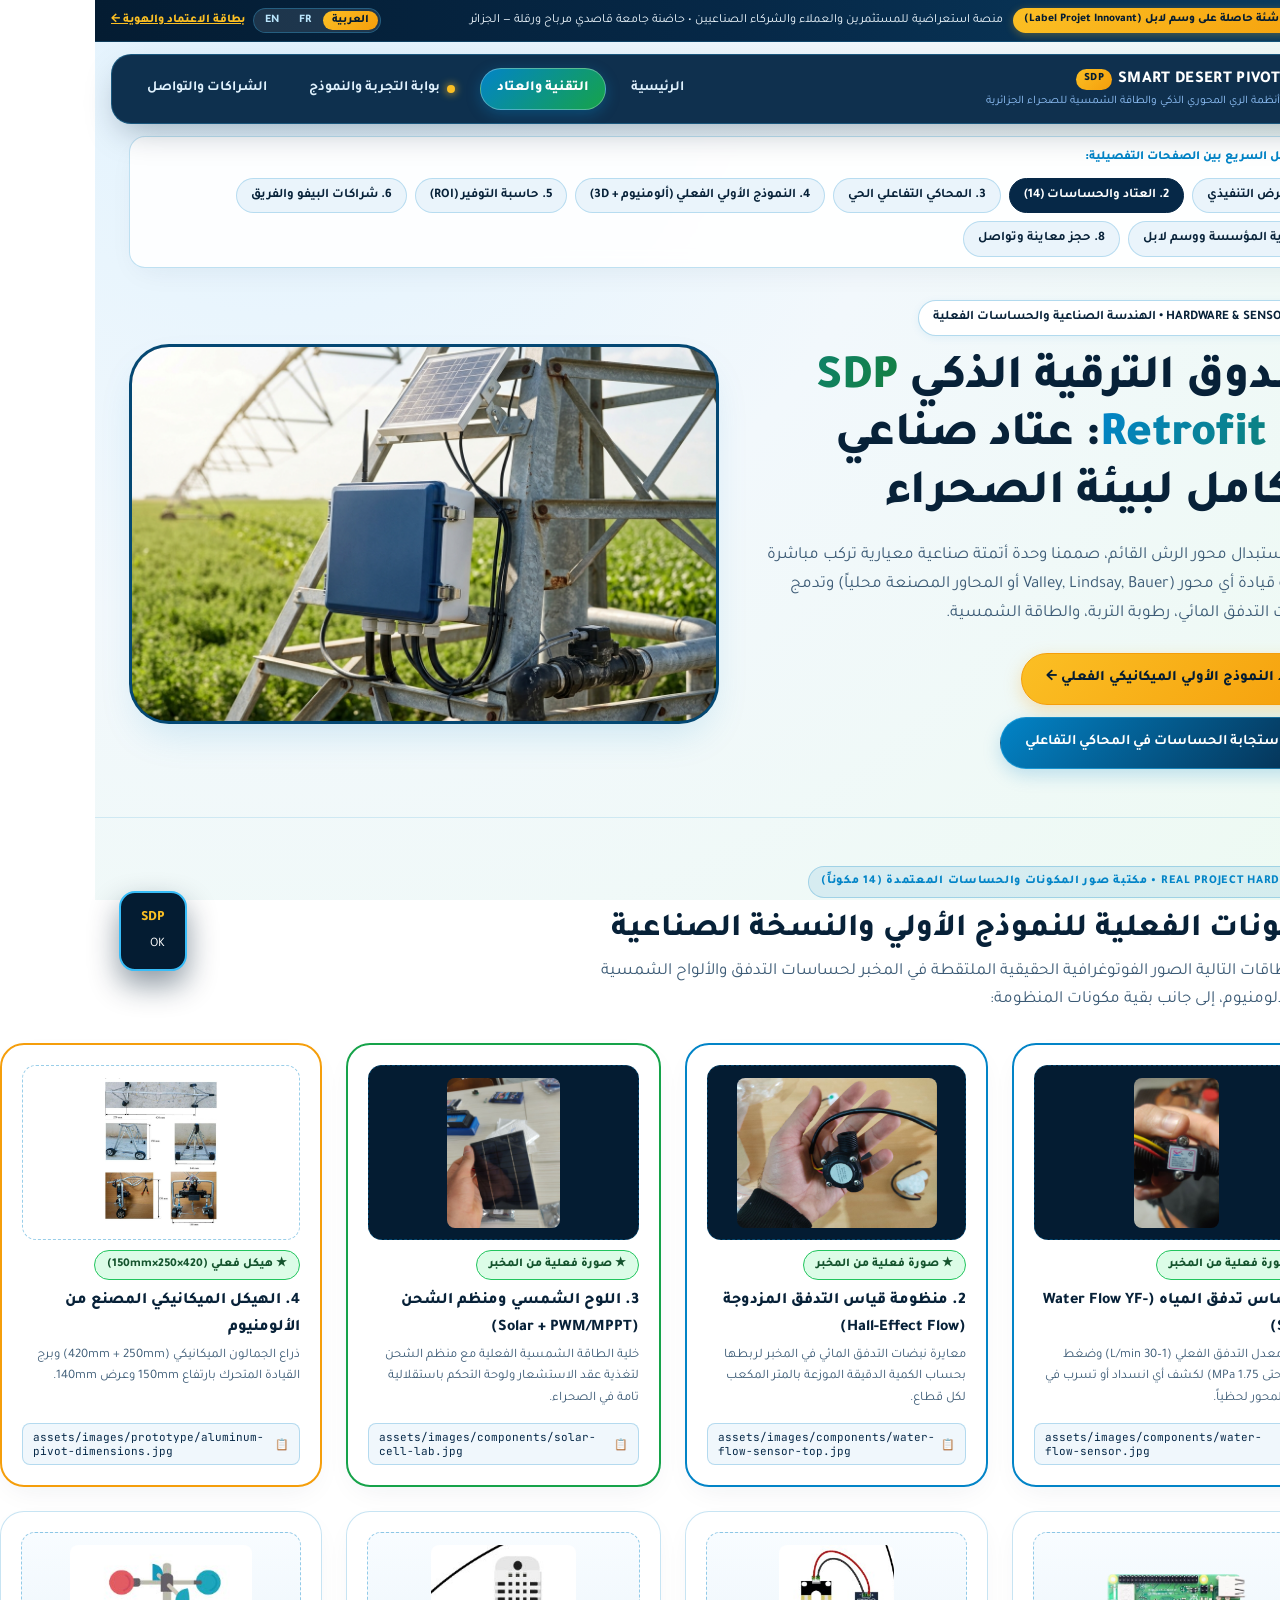
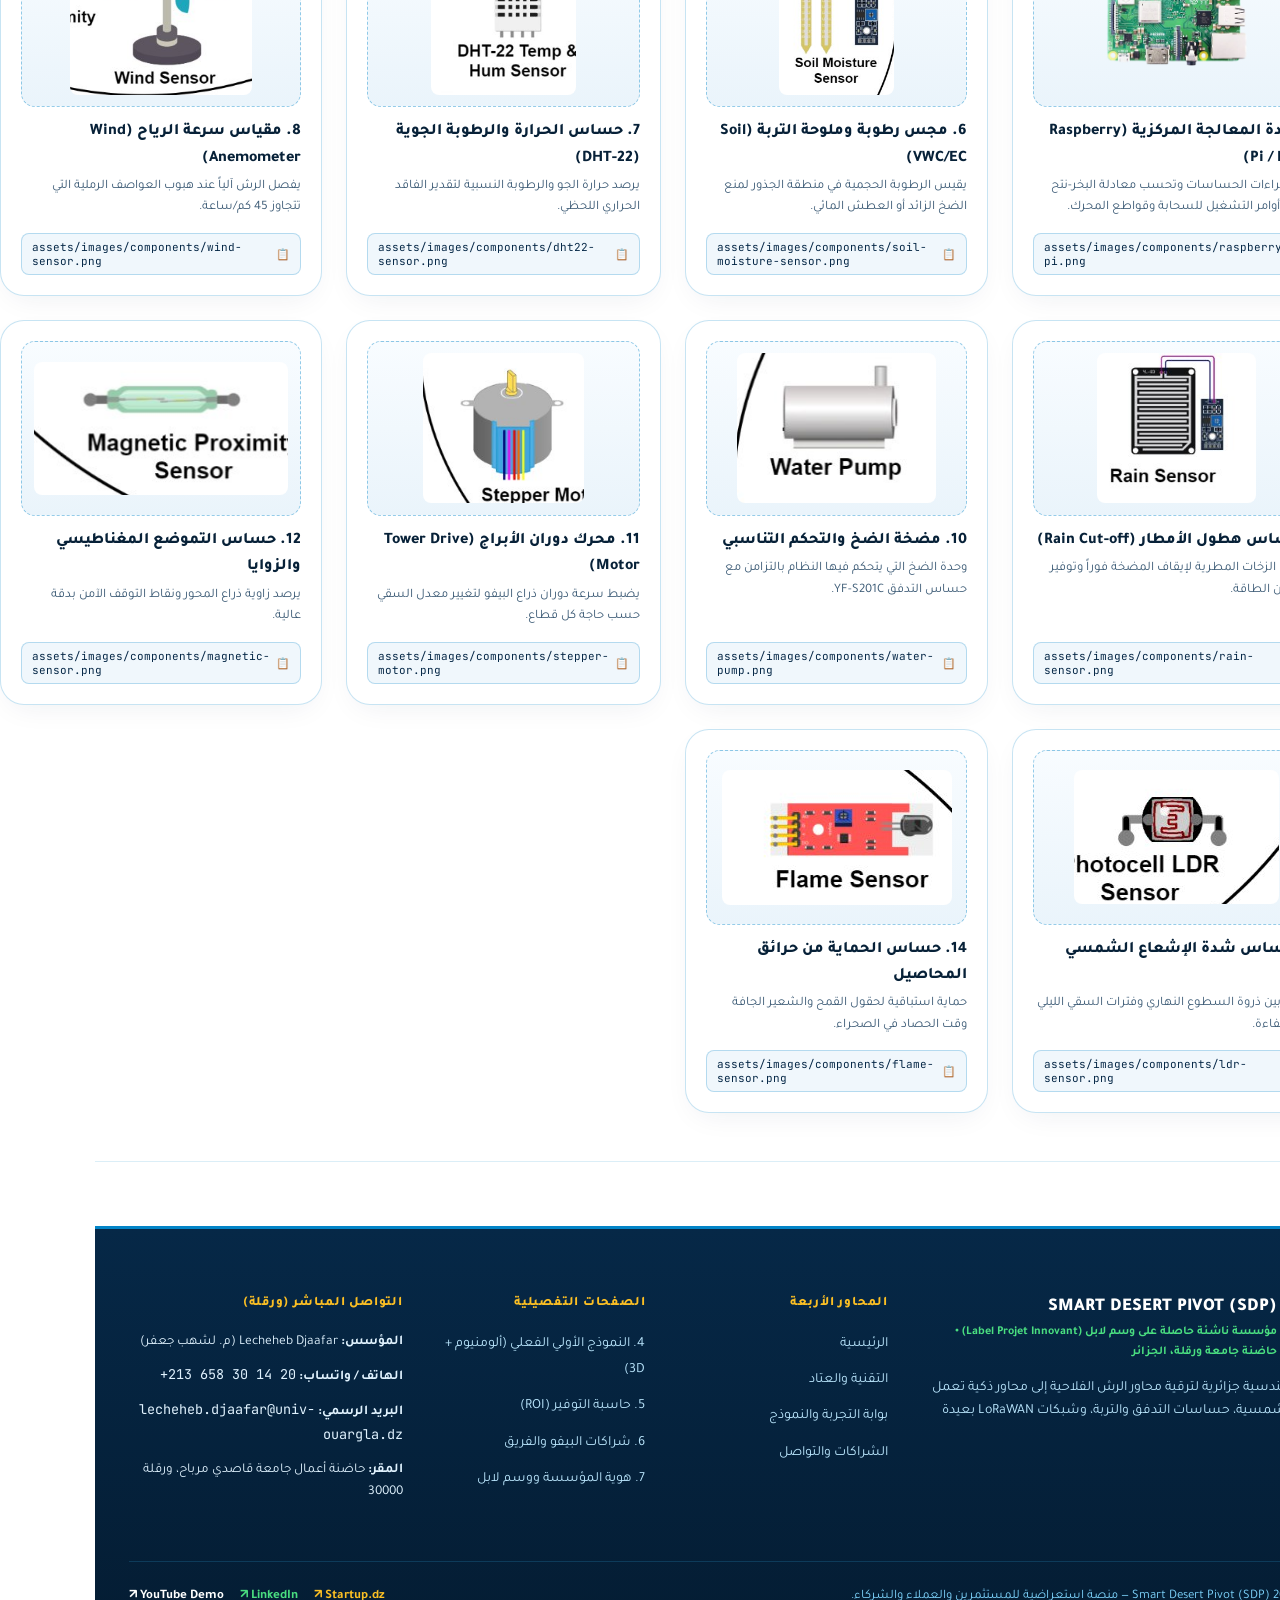
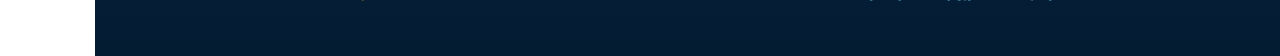
<file: technology.html>
<!DOCTYPE html>
<html lang="ar" dir="rtl">
<head>
  <meta charset="UTF-8">
  <meta name="viewport" content="width=device-width, initial-scale=1.0">
  <title>التقنية والعتاد — صندوق الترقية والـ 14 مكوناً | Smart Desert Pivot (SDP)</title>
  <link rel="preconnect" href="https://fonts.googleapis.com">
  <link rel="preconnect" href="https://fonts.gstatic.com" crossorigin>
  <link href="https://fonts.googleapis.com/css2?family=DM+Sans:wght@400;500;700&family=JetBrains+Mono:wght@500;700&family=Tajawal:wght@300;400;500;700;800;900&display=swap" rel="stylesheet">
  <link rel="stylesheet" href="css/variables.css">
  <link rel="stylesheet" href="css/base.css">
  <link rel="stylesheet" href="css/layout.css">
  <link rel="stylesheet" href="css/components.css">
  <link rel="stylesheet" href="css/simulator.css">
  <link rel="stylesheet" href="css/responsive.css">
</head>
<body>

  <!-- Top Sovereign Startup Banner + Language Switcher (AR / FR / EN) + Dedicated Mobile Mode -->
  <div class="sovereign-topbar">
    <div class="sovereign-topbar-inner">
      <div style="display:flex;align-items:center;gap:10px;flex-wrap:wrap;">
        <span class="label-pill-tag" data-i18n="topbar_badge">★ مؤسسة ناشئة حاصلة على وسم لابل (Label Projet Innovant)</span>
        <span data-i18n="topbar_desc">منصة استعراضية للمستثمرين والعملاء والشركاء الصناعيين • حاضنة جامعة قاصدي مرباح ورقلة — الجزائر</span>
      </div>
      <div class="topbar-controls">
        <div class="lang-switcher" role="group" aria-label="Language Switcher">
          <button type="button" class="lang-btn active" data-lang-switch="ar">العربية</button>
          <button type="button" class="lang-btn" data-lang-switch="fr">FR</button>
          <button type="button" class="lang-btn" data-lang-switch="en">EN</button>
        </div>
        <a href="about.html" data-page-target="about.html" data-i18n="topbar_cert_link" style="color:#fbbf24;font-weight:800;text-decoration:underline;font-size:12px;">بطاقة الاعتماد والهوية ←</a>
      </div>
    </div>
  </div>

  <!-- Clean 4-Pillar Showcase Navigation Bar -->
  <header class="site-header-wrap">
    <nav class="t1-pill-navbar" aria-label="التنقل الرئيسي">
      <a href="index.html" data-page-target="index.html" class="brand-lockup">
        <img src="assets/images/brand/logo-mark.png" alt="Smart Desert Pivot Logo" class="brand-logo-img">
        <div>
          <div class="brand-title">
            <span>SMART DESERT PIVOT</span>
            <span style="font-size:11px;background:var(--gradient-solar-cta);color:#041c32;padding:1px 8px;border-radius:99px;font-weight:900;">SDP</span>
          </div>
          <div class="brand-subtitle" data-i18n="brand_subtitle">أنظمة الري المحوري الذكي والطاقة الشمسية للصحراء الجزائرية</div>
        </div>
      </a>

      <button type="button" class="mobile-menu-toggle" aria-label="فتح القائمة" data-i18n="menu_btn">☰ القائمة</button>

      <!-- Strictly 4 Professional Showcase Pillars in the Top Navbar -->
      <ul class="nav-links-list">
        <li><a href="index.html" class="nav-link-item " data-page-target="index.html"><span data-i18n="nav_home">الرئيسية</span></a></li>
        <li><a href="technology.html" class="nav-link-item active" data-page-target="technology.html"><span data-i18n="nav_tech">التقنية والعتاد</span></a></li>
        <li><a href="simulator.html" class="nav-link-item " data-page-target="simulator.html"><span class="nav-live-dot"></span><span data-i18n="nav_hub">بوابة التجربة والنموذج</span></a></li>
        <li><a href="contact.html" class="nav-link-item " data-page-target="contact.html"><span data-i18n="nav_contact">الشراكات والتواصل</span></a></li>
      </ul>
    </nav>
  </header>

  <!-- Sub-Hub Explorer Bar: Preserves All 8 Pages without Cluttering the Main Navbar -->
  <div class="subhub-bar">
    <div class="subhub-inner">
      <span class="subhub-label" data-i18n="subhub_explore_label">🧭 التنقل السريع بين الصفحات التفصيلية:</span>
      <div class="subhub-pills">
        <a href="index.html" data-page-target="index.html" class="subhub-pill" data-i18n="sub_index">1. العرض التنفيذي</a>
        <a href="technology.html" data-page-target="technology.html" class="subhub-pill active" data-i18n="sub_tech">2. العتاد والحساسات (14)</a>
        <a href="simulator.html" data-page-target="simulator.html" class="subhub-pill" data-i18n="sub_sim">3. المحاكي التفاعلي الحي</a>
        <a href="pilot.html" data-page-target="pilot.html" class="subhub-pill" data-i18n="sub_pilot">4. النموذج الأولي الفعلي (ألومنيوم + 3D)</a>
        <a href="calculator.html" data-page-target="calculator.html" class="subhub-pill" data-i18n="sub_calc">5. حاسبة التوفير (ROI)</a>
        <a href="partnerships.html" data-page-target="partnerships.html" class="subhub-pill" data-i18n="sub_part">6. شراكات البيفو والفريق</a>
        <a href="about.html" data-page-target="about.html" class="subhub-pill" data-i18n="sub_about">7. هوية المؤسسة ووسم لابل</a>
        <a href="contact.html" data-page-target="contact.html" class="subhub-pill" data-i18n="sub_contact">8. حجز معاينة وتواصل</a>
      </div>
    </div>
  </div>
  <main>
  <section class="section-block" style="padding-top:32px;">
    <div class="container">
      <div class="grid-2" style="align-items:center;">
        <div>
          <div class="pirsch-step-badge">
            <span class="step-num">02</span>
            <span data-ar="HARDWARE &amp; SENSORS • الهندسة الصناعية والحساسات الفعلية" data-fr="HARDWARE &amp; SENSORS • Ingénierie Industrielle &amp; Capteurs" data-en="HARDWARE &amp; SENSORS • Industrial Retrofit &amp; Real Sensors">HARDWARE &amp; SENSORS • الهندسة الصناعية والحساسات الفعلية</span>
          </div>
          <h1 class="display-headline" style="margin-bottom:18px;" data-ar="صندوق الترقية الذكي <strong>SDP Retrofit Kit</strong>: عتاد صناعي متكامل لبيئة الصحراء" data-fr="Boîtier <strong>SDP Retrofit Kit</strong> : Matériel industriel conçu pour le Sahara" data-en="<strong>SDP Retrofit Kit</strong>: Industrial IoT Hardware Built for the Sahara">
            صندوق الترقية الذكي <strong>SDP Retrofit Kit</strong>: عتاد صناعي متكامل لبيئة الصحراء
          </h1>
          <p class="section-subhead" style="margin-bottom:24px;" data-ar="بدلاً من استبدال محور الرش القائم، صممنا وحدة أتمتة صناعية معيارية تركب مباشرة على لوحة قيادة أي محور (Valley, Lindsay, Bauer أو المحاور المصنعة محلياً) وتدمج حساسات التدفق المائي، رطوبة التربة، والطاقة الشمسية." data-fr="Au lieu de remplacer le pivot existant, notre unité modulaire s'installe directement sur n'importe quel pivot (Valley, Lindsay, Bauer ou fabrication locale) en intégrant débitmètre, sondes sol et panneau solaire." data-en="Instead of replacing existing pivots, our modular automation unit mounts directly onto any center-pivot panel, integrating water flow telemetry, soil moisture probes, and solar autonomy.">
            بدلاً من استبدال محور الرش القائم، صممنا وحدة أتمتة صناعية معيارية تركب مباشرة على لوحة قيادة أي محور (Valley, Lindsay, Bauer أو المحاور المصنعة محلياً) وتدمج حساسات التدفق المائي، رطوبة التربة، والطاقة الشمسية.
          </p>
          <div style="display:flex;flex-wrap:wrap;gap:12px;">
            <a href="pilot.html" data-page-target="pilot.html" class="btn-sunshine" data-ar="شاهد النموذج الأولي الميكانيكي الفعلي ←" data-fr="Voir le Prototype Mécanique Réel →" data-en="View Physical Mechanical Prototype →">شاهد النموذج الأولي الميكانيكي الفعلي ←</a>
            <a href="simulator.html" data-page-target="simulator.html" class="btn-carbon" data-ar="اختبر استجابة الحساسات في المحاكي التفاعلي" data-fr="Tester les Capteurs dans le Simulateur" data-en="Test Sensors in Live Simulator">اختبر استجابة الحساسات في المحاكي التفاعلي</a>
          </div>
        </div>

        <div>
          <div class="t1-porthole-frame" style="height:380px;">
            <img src="assets/images/hardware/sdp-retrofit-box-ip67.jpg" alt="SDP Retrofit Box IP67 with Solar Panel and Flow Sensor">
          </div>
        </div>
      </div>
    </div>
  </section>

  <!-- 14 Real Hardware & Sensor Slots (Featuring the User's New Real Lab Photos first!) -->
  <section class="section-block">
    <div class="container">
      <div class="t1-section-label" data-ar="REAL PROJECT HARDWARE • مكتبة صور المكونات والحساسات المعتمدة (14 مكوناً)" data-fr="REAL PROJECT HARDWARE • Galerie des 14 Composants &amp; Capteurs" data-en="REAL PROJECT HARDWARE • 14 Validated System Components &amp; Sensors">REAL PROJECT HARDWARE • مكتبة صور المكونات والحساسات المعتمدة (14 مكوناً)</div>
      <h2 class="section-heading" style="margin-bottom:8px;" data-ar="المكونات الفعلية للنموذج الأولي والنسخة الصناعية" data-fr="Composants Réels du Prototype et de la Version Industrielle" data-en="Real Prototype &amp; Industrial Hardware Components">المكونات الفعلية للنموذج الأولي والنسخة الصناعية</h2>
      <p class="section-subhead" style="margin-bottom:28px;" data-ar="تضم البطاقات التالية الصور الفوتوغرافية الحقيقية الملتقطة في المخبر لحساسات التدفق والألواح الشمسية وهيكل الألومنيوم، إلى جانب بقية مكونات المنظومة:" data-fr="Voici les photographies réelles prises au laboratoire (débitmètre YF-S201C, cellule solaire, châssis aluminium) ainsi que l'ensemble des capteurs du système :" data-en="Below are the real laboratory photographs (YF-S201C water flow sensor, solar cell module, aluminum truss) alongside the complete sensor suite:">
        تضم البطاقات التالية الصور الفوتوغرافية الحقيقية الملتقطة في المخبر لحساسات التدفق والألواح الشمسية وهيكل الألومنيوم، إلى جانب بقية مكونات المنظومة:
      </p>

      <div class="grid-4">
        <!-- NEW REAL PHOTO 1: Water Flow Sensor YF-S201C Close-up -->
        <div class="component-slot-card" style="border:2px solid #0284c7;">
          <div>
            <div class="component-img-box" style="background:#041c32;">
              <img src="assets/images/components/water-flow-sensor.jpg" alt="Water Flow Sensor YF-S201C">
            </div>
            <div style="margin-top:10px;"><span class="mint-status-badge" data-ar="★ صورة فعلية من المخبر" data-fr="★ Photo Réelle Labo" data-en="★ Real Lab Photo">★ صورة فعلية من المخبر</span></div>
            <h3 style="font-size:16px;font-weight:800;margin-top:8px;" data-ar="1. حساس تدفق المياه (Water Flow YF-S201C)" data-fr="1. Capteur de Débit d'Eau (YF-S201C)" data-en="1. Water Flow Sensor (Model YF-S201C)">1. حساس تدفق المياه (Water Flow YF-S201C)</h3>
            <p style="font-size:13px;color:var(--color-graphite);margin-top:4px;" data-ar="يقيس معدل التدفق الفعلي (1–30 L/min) وضغط المياه (حتى 1.75 MPa) لكشف أي انسداد أو تسرب في أنابيب المحور لحظياً." data-fr="Mesure le débit réel (1–30 L/min) et la pression (≤1.75 MPa) pour détecter toute fuite ou colmatage." data-en="Measures real-time flow rate (1–30 L/min) and water pressure (≤1.75 MPa) to detect pipe leaks or nozzle blockages.">
              يقيس معدل التدفق الفعلي (1–30 L/min) وضغط المياه (حتى 1.75 MPa) لكشف أي انسداد أو تسرب في أنابيب المحور لحظياً.
            </p>
          </div>
          <button type="button" class="source-path-badge" data-copy-text="assets/images/components/water-flow-sensor.jpg">
            <span>assets/images/components/water-flow-sensor.jpg</span><span>📋</span>
          </button>
        </div>

        <!-- NEW REAL PHOTO 2: Dual Water Flow Sensor Assembly -->
        <div class="component-slot-card" style="border:2px solid #0284c7;">
          <div>
            <div class="component-img-box" style="background:#041c32;">
              <img src="assets/images/components/water-flow-sensor-top.jpg" alt="Dual Water Flow Sensor Assembly">
            </div>
            <div style="margin-top:10px;"><span class="mint-status-badge" data-ar="★ صورة فعلية من المخبر" data-fr="★ Photo Réelle Labo" data-en="★ Real Lab Photo">★ صورة فعلية من المخبر</span></div>
            <h3 style="font-size:16px;font-weight:800;margin-top:8px;" data-ar="2. منظومة قياس التدفق المزدوجة (Hall-Effect Flow)" data-fr="2. Double Débitmètre à Effet Hall" data-en="2. Dual Hall-Effect Flow Meter Assembly">2. منظومة قياس التدفق المزدوجة (Hall-Effect Flow)</h3>
            <p style="font-size:13px;color:var(--color-graphite);margin-top:4px;" data-ar="معايرة نبضات التدفق المائي في المخبر لربطها بحساب الكمية الدقيقة الموزعة بالمتر المكعب لكل قطاع." data-fr="Calibration au laboratoire des impulsions de débit pour quantifier le volume exact distribué par secteur." data-en="Lab-calibrated pulse flow meters verifying exact water volume delivered per irrigated sector.">
              معايرة نبضات التدفق المائي في المخبر لربطها بحساب الكمية الدقيقة الموزعة بالمتر المكعب لكل قطاع.
            </p>
          </div>
          <button type="button" class="source-path-badge" data-copy-text="assets/images/components/water-flow-sensor-top.jpg">
            <span>assets/images/components/water-flow-sensor-top.jpg</span><span>📋</span>
          </button>
        </div>

        <!-- NEW REAL PHOTO 3: Photovoltaic Solar Cell & Charge Controller -->
        <div class="component-slot-card" style="border:2px solid #16a34a;">
          <div>
            <div class="component-img-box" style="background:#041c32;">
              <img src="assets/images/components/solar-cell-lab.jpg" alt="Solar Panel Cell and Charge Controller in Lab">
            </div>
            <div style="margin-top:10px;"><span class="mint-status-badge" data-ar="★ صورة فعلية من المخبر" data-fr="★ Photo Réelle Labo" data-en="★ Real Lab Photo">★ صورة فعلية من المخبر</span></div>
            <h3 style="font-size:16px;font-weight:800;margin-top:8px;" data-ar="3. اللوح الشمسي ومنظم الشحن (Solar + PWM/MPPT)" data-fr="3. Panneau Solaire &amp; Régulateur de Charge" data-en="3. Photovoltaic Solar Panel &amp; Charge Controller">3. اللوح الشمسي ومنظم الشحن (Solar + PWM/MPPT)</h3>
            <p style="font-size:13px;color:var(--color-graphite);margin-top:4px;" data-ar="خلية الطاقة الشمسية الفعلية مع منظم الشحن لتغذية عقد الاستشعار ولوحة التحكم باستقلالية تامة في الصحراء." data-fr="Cellule photovoltaïque réelle et régulateur assurant l'autonomie énergétique complète au Sahara." data-en="Real photovoltaic module and charge controller providing 100% off-grid solar autonomy in desert fields.">
              خلية الطاقة الشمسية الفعلية مع منظم الشحن لتغذية عقد الاستشعار ولوحة التحكم باستقلالية تامة في الصحراء.
            </p>
          </div>
          <button type="button" class="source-path-badge" data-copy-text="assets/images/components/solar-cell-lab.jpg">
            <span>assets/images/components/solar-cell-lab.jpg</span><span>📋</span>
          </button>
        </div>

        <!-- NEW REAL PHOTO 4: Aluminum Mechanical Prototype Structure -->
        <div class="component-slot-card" style="border:2px solid #f59e0b;">
          <div>
            <div class="component-img-box" style="background:#ffffff;">
              <img src="assets/images/prototype/aluminum-pivot-dimensions.jpg" alt="Aluminum Mechanical Pivot Prototype">
            </div>
            <div style="margin-top:10px;"><span class="mint-status-badge" data-ar="★ هيكل فعلي (420×250×150mm)" data-fr="★ Châssis Réel (420×250×150mm)" data-en="★ Real Truss (420×250×150mm)">★ هيكل فعلي (420×250×150mm)</span></div>
            <h3 style="font-size:16px;font-weight:800;margin-top:8px;" data-ar="4. الهيكل الميكانيكي المصنع من الألومنيوم" data-fr="4. Structure Mécanique en Aluminium" data-en="4. Fabricated Aluminum Pivot Truss &amp; Drive Base">4. الهيكل الميكانيكي المصنع من الألومنيوم</h3>
            <p style="font-size:13px;color:var(--color-graphite);margin-top:4px;" data-ar="ذراع الجمالون الميكانيكي (420mm + 250mm) وبرج القيادة المتحرك بارتفاع 150mm وعرض 140mm." data-fr="Bras mécanique en aluminium (420mm + 250mm) et tour motrice sur roues (hauteur 150mm, largeur 140mm)." data-en="Engineered aluminum truss span (420mm + 250mm) and motorized wheeled drive tower (150mm height, 140mm width).">
              ذراع الجمالون الميكانيكي (420mm + 250mm) وبرج القيادة المتحرك بارتفاع 150mm وعرض 140mm.
            </p>
          </div>
          <button type="button" class="source-path-badge" data-copy-text="assets/images/prototype/aluminum-pivot-dimensions.jpg">
            <span>assets/images/prototype/aluminum-pivot-dimensions.jpg</span><span>📋</span>
          </button>
        </div>

        <!-- Component 5: Edge Gateway -->
        <div class="component-slot-card">
          <div>
            <div class="component-img-box">
              <img src="assets/images/components/raspberry-pi.png" alt="Raspberry Pi / ESP32 Gateway">
            </div>
            <h3 style="font-size:16px;font-weight:800;margin-top:12px;" data-ar="5. وحدة المعالجة المركزية (Raspberry Pi / ESP32)" data-fr="5. Unité Centrale (Raspberry Pi / ESP32-S3)" data-en="5. Edge Processing Unit (Raspberry Pi / ESP32-S3)">5. وحدة المعالجة المركزية (Raspberry Pi / ESP32)</h3>
            <p style="font-size:13px;color:var(--color-graphite);margin-top:4px;" data-ar="تعالج قراءات الحساسات وتحسب معادلة البخر-نتح وترسل أوامر التشغيل للسحابة وقواطع المحرك." data-fr="Traite les données capteurs, calcule l'ET0 et pilote les relais moteurs et le Cloud." data-en="Processes sensor telemetry, computes real-time ET0, and actuates motor relays and cloud sync.">
              تعالج قراءات الحساسات وتحسب معادلة البخر-نتح وترسل أوامر التشغيل للسحابة وقواطع المحرك.
            </p>
          </div>
          <button type="button" class="source-path-badge" data-copy-text="assets/images/components/raspberry-pi.png">
            <span>assets/images/components/raspberry-pi.png</span><span>📋</span>
          </button>
        </div>

        <!-- Component 6: Soil Moisture Sensor -->
        <div class="component-slot-card">
          <div>
            <div class="component-img-box">
              <img src="assets/images/components/soil-moisture-sensor.png" alt="Soil Moisture Probe">
            </div>
            <h3 style="font-size:16px;font-weight:800;margin-top:12px;" data-ar="6. مجس رطوبة وملوحة التربة (Soil VWC/EC)" data-fr="6. Sonde d'Humidité &amp; Salinité du Sol" data-en="6. Soil Moisture &amp; Salinity Probe (VWC/EC)">6. مجس رطوبة وملوحة التربة (Soil VWC/EC)</h3>
            <p style="font-size:13px;color:var(--color-graphite);margin-top:4px;" data-ar="يقيس الرطوبة الحجمية في منطقة الجذور لمنع الضخ الزائد أو العطش المائي." data-fr="Mesure l'humidité volumétrique racinaire pour éviter le sur-pompage." data-en="Measures root-zone volumetric water content to prevent over-pumping or crop water stress.">
              يقيس الرطوبة الحجمية في منطقة الجذور لمنع الضخ الزائد أو العطش المائي.
            </p>
          </div>
          <button type="button" class="source-path-badge" data-copy-text="assets/images/components/soil-moisture-sensor.png">
            <span>assets/images/components/soil-moisture-sensor.png</span><span>📋</span>
          </button>
        </div>

        <!-- Component 7: DHT22 Climate Sensor -->
        <div class="component-slot-card">
          <div>
            <div class="component-img-box">
              <img src="assets/images/components/dht22-sensor.png" alt="DHT22 Temperature Humidity Sensor">
            </div>
            <h3 style="font-size:16px;font-weight:800;margin-top:12px;" data-ar="7. حساس الحرارة والرطوبة الجوية (DHT-22)" data-fr="7. Capteur Climatique Air (DHT-22)" data-en="7. Ambient Temp &amp; Humidity Sensor (DHT-22)">7. حساس الحرارة والرطوبة الجوية (DHT-22)</h3>
            <p style="font-size:13px;color:var(--color-graphite);margin-top:4px;" data-ar="يرصد حرارة الجو والرطوبة النسبية لتقدير الفاقد الحراري اللحظي." data-fr="Mesure la température ambiante et l'humidité relative du champ." data-en="Monitors micro-climate air temperature and relative humidity for ET0 calculations.">
              يرصد حرارة الجو والرطوبة النسبية لتقدير الفاقد الحراري اللحظي.
            </p>
          </div>
          <button type="button" class="source-path-badge" data-copy-text="assets/images/components/dht22-sensor.png">
            <span>assets/images/components/dht22-sensor.png</span><span>📋</span>
          </button>
        </div>

        <!-- Component 8: Wind Anemometer -->
        <div class="component-slot-card">
          <div>
            <div class="component-img-box">
              <img src="assets/images/components/wind-sensor.png" alt="Wind Speed Anemometer">
            </div>
            <h3 style="font-size:16px;font-weight:800;margin-top:12px;" data-ar="8. مقياس سرعة الرياح (Wind Anemometer)" data-fr="8. Anémomètre de Vitesse du Vent" data-en="8. Wind Speed Anemometer Interlock">8. مقياس سرعة الرياح (Wind Anemometer)</h3>
            <p style="font-size:13px;color:var(--color-graphite);margin-top:4px;" data-ar="يفصل الرش آلياً عند هبوب العواصف الرملية التي تتجاوز 45 كم/ساعة." data-fr="Coupe automatiquement l'arrosage lors des vents de sable (>45 km/h)." data-en="Automatically pauses spraying when desert wind speeds exceed the 45 km/h drift threshold.">
              يفصل الرش آلياً عند هبوب العواصف الرملية التي تتجاوز 45 كم/ساعة.
            </p>
          </div>
          <button type="button" class="source-path-badge" data-copy-text="assets/images/components/wind-sensor.png">
            <span>assets/images/components/wind-sensor.png</span><span>📋</span>
          </button>
        </div>

        <!-- Component 9: Rain Sensor -->
        <div class="component-slot-card">
          <div>
            <div class="component-img-box">
              <img src="assets/images/components/rain-sensor.png" alt="Rain Sensor">
            </div>
            <h3 style="font-size:16px;font-weight:800;margin-top:12px;" data-ar="9. حساس هطول الأمطار (Rain Cut-off)" data-fr="9. Capteur de Pluie (Arrêt Auto)" data-en="9. Instant Rain Cut-off Sensor">9. حساس هطول الأمطار (Rain Cut-off)</h3>
            <p style="font-size:13px;color:var(--color-graphite);margin-top:4px;" data-ar="يكتشف الزخات المطرية لإيقاف المضخة فوراً وتوفير 100% من الطاقة." data-fr="Détecte les averses pour arrêter immédiatement la pompe." data-en="Detects rainfall events to immediately disengage pumping and save energy.">
              يكتشف الزخات المطرية لإيقاف المضخة فوراً وتوفير 100% من الطاقة.
            </p>
          </div>
          <button type="button" class="source-path-badge" data-copy-text="assets/images/components/rain-sensor.png">
            <span>assets/images/components/rain-sensor.png</span><span>📋</span>
          </button>
        </div>

        <!-- Component 10: Water Pump -->
        <div class="component-slot-card">
          <div>
            <div class="component-img-box">
              <img src="assets/images/components/water-pump.png" alt="Water Pump Unit">
            </div>
            <h3 style="font-size:16px;font-weight:800;margin-top:12px;" data-ar="10. مضخة الضخ والتحكم التناسبي" data-fr="10. Pompe d'Irrigation &amp; Variateur" data-en="10. Actuated Water Pump &amp; VFD Control">10. مضخة الضخ والتحكم التناسبي</h3>
            <p style="font-size:13px;color:var(--color-graphite);margin-top:4px;" data-ar="وحدة الضخ التي يتحكم فيها النظام بالتزامن مع حساس التدفق YF-S201C." data-fr="Unité de pompage pilotée en boucle fermée avec le débitmètre YF-S201C." data-en="Closed-loop water pumping stage synchronized with the YF-S201C flow meter.">
              وحدة الضخ التي يتحكم فيها النظام بالتزامن مع حساس التدفق YF-S201C.
            </p>
          </div>
          <button type="button" class="source-path-badge" data-copy-text="assets/images/components/water-pump.png">
            <span>assets/images/components/water-pump.png</span><span>📋</span>
          </button>
        </div>

        <!-- Component 11: Drive Motor -->
        <div class="component-slot-card">
          <div>
            <div class="component-img-box">
              <img src="assets/images/components/stepper-motor.png" alt="Tower Drive Motor">
            </div>
            <h3 style="font-size:16px;font-weight:800;margin-top:12px;" data-ar="11. محرك دوران الأبراج (Tower Drive Motor)" data-fr="11. Moteur d'Entraînement des Tours" data-en="11. Wheeled Tower Drive Motor">11. محرك دوران الأبراج (Tower Drive Motor)</h3>
            <p style="font-size:13px;color:var(--color-graphite);margin-top:4px;" data-ar="يضبط سرعة دوران ذراع البيفو لتغيير معدل السقي حسب حاجة كل قطاع." data-fr="Ajuste la vitesse de rotation du pivot pour moduler la dose d'eau (VRI)." data-en="Modulates pivot rotation speed to vary water application depth per sector (VRI).">
              يضبط سرعة دوران ذراع البيفو لتغيير معدل السقي حسب حاجة كل قطاع.
            </p>
          </div>
          <button type="button" class="source-path-badge" data-copy-text="assets/images/components/stepper-motor.png">
            <span>assets/images/components/stepper-motor.png</span><span>📋</span>
          </button>
        </div>

        <!-- Component 12: Magnetic Proximity -->
        <div class="component-slot-card">
          <div>
            <div class="component-img-box">
              <img src="assets/images/components/magnetic-sensor.png" alt="Magnetic Position Sensor">
            </div>
            <h3 style="font-size:16px;font-weight:800;margin-top:12px;" data-ar="12. حساس التموضع المغناطيسي والزوايا" data-fr="12. Capteur Magnétique de Position" data-en="12. Magnetic Angular Position Sensor">12. حساس التموضع المغناطيسي والزوايا</h3>
            <p style="font-size:13px;color:var(--color-graphite);margin-top:4px;" data-ar="يرصد زاوية ذراع المحور ونقاط التوقف الآمن بدقة عالية." data-fr="Détecte l'angle exact du bras du pivot et les fins de course." data-en="Tracks exact pivot arm sector angles and end-of-field safety stops.">
              يرصد زاوية ذراع المحور ونقاط التوقف الآمن بدقة عالية.
            </p>
          </div>
          <button type="button" class="source-path-badge" data-copy-text="assets/images/components/magnetic-sensor.png">
            <span>assets/images/components/magnetic-sensor.png</span><span>📋</span>
          </button>
        </div>

        <!-- Component 13: Solar Irradiance LDR -->
        <div class="component-slot-card">
          <div>
            <div class="component-img-box">
              <img src="assets/images/components/ldr-sensor.png" alt="LDR Solar Sensor">
            </div>
            <h3 style="font-size:16px;font-weight:800;margin-top:12px;" data-ar="13. حساس شدة الإشعاع الشمسي (LDR)" data-fr="13. Capteur de Rayonnement Solaire (LDR)" data-en="13. Solar Irradiance Photocell (LDR)">13. حساس شدة الإشعاع الشمسي (LDR)</h3>
            <p style="font-size:13px;color:var(--color-graphite);margin-top:4px;" data-ar="يفاضل بين ذروة السطوع النهاري وفترات السقي الليلي عالي الكفاءة." data-fr="Optimise l'irrigation nocturne à faible évaporation." data-en="Distinguishes peak midday solar radiation from high-efficiency night irrigation windows.">
              يفاضل بين ذروة السطوع النهاري وفترات السقي الليلي عالي الكفاءة.
            </p>
          </div>
          <button type="button" class="source-path-badge" data-copy-text="assets/images/components/ldr-sensor.png">
            <span>assets/images/components/ldr-sensor.png</span><span>📋</span>
          </button>
        </div>

        <!-- Component 14: Flame Protection Sensor -->
        <div class="component-slot-card">
          <div>
            <div class="component-img-box">
              <img src="assets/images/components/flame-sensor.png" alt="Flame Protection Sensor">
            </div>
            <h3 style="font-size:16px;font-weight:800;margin-top:12px;" data-ar="14. حساس الحماية من حرائق المحاصيل" data-fr="14. Capteur Anti-Incendie de Récolte" data-en="14. Crop Fire &amp; Flame Safety Sensor">14. حساس الحماية من حرائق المحاصيل</h3>
            <p style="font-size:13px;color:var(--color-graphite);margin-top:4px;" data-ar="حماية استباقية لحقول القمح والشعير الجافة وقت الحصاد في الصحراء." data-fr="Protection proactive des champs de blé secs contre les incendies." data-en="Proactive fire detection for dry wheat and barley fields during harvest season.">
              حماية استباقية لحقول القمح والشعير الجافة وقت الحصاد في الصحراء.
            </p>
          </div>
          <button type="button" class="source-path-badge" data-copy-text="assets/images/components/flame-sensor.png">
            <span>assets/images/components/flame-sensor.png</span><span>📋</span>
          </button>
        </div>
      </div>
    </div>
  </section>
  </main>
  <!-- Deep Pivot Navy Footer -->
  <footer class="t1-onyx-footer">
    <div class="container">
      <div class="footer-grid">
        <div>
          <div style="display:flex;align-items:center;gap:12px;margin-bottom:14px;">
            <img src="assets/images/brand/logo-mark.png" alt="SDP Logo" style="width:52px;height:52px;border-radius:12px;background:#ffffff;padding:3px;border:2px solid #38bdf8;">
            <div>
              <div style="font-weight:900;font-size:18px;color:#ffffff;">SMART DESERT PIVOT (SDP)</div>
              <div style="font-size:12px;color:#4ade80;font-weight:700;" data-i18n="footer_sub">مؤسسة ناشئة حاصلة على وسم لابل (Label Projet Innovant) • حاضنة جامعة ورقلة، الجزائر</div>
            </div>
          </div>
          <p style="font-size:14px;color:#bae6fd;max-width:430px;line-height:1.7;" data-i18n="footer_desc">
            منظومة هندسية جزائرية لترقية محاور الرش الفلاحية إلى محاور ذكية تعمل بالطاقة الشمسية، حساسات التدفق والتربة، وشبكات LoRaWAN بعيدة المدى.
          </p>
        </div>

        <div>
          <div class="footer-col-title" data-i18n="footer_col1">المحاور الأربعة</div>
          <ul class="footer-links">
            <li><a href="index.html" data-page-target="index.html" data-i18n="nav_home">الرئيسية</a></li>
            <li><a href="technology.html" data-page-target="technology.html" data-i18n="nav_tech">التقنية والعتاد</a></li>
            <li><a href="simulator.html" data-page-target="simulator.html" data-i18n="nav_hub">بوابة التجربة والنموذج</a></li>
            <li><a href="contact.html" data-page-target="contact.html" data-i18n="nav_contact">الشراكات والتواصل</a></li>
          </ul>
        </div>

        <div>
          <div class="footer-col-title" data-i18n="footer_col2">الصفحات التفصيلية</div>
          <ul class="footer-links">
            <li><a href="pilot.html" data-page-target="pilot.html" data-i18n="sub_pilot">النموذج الأولي الفعلي (ألومنيوم + 3D)</a></li>
            <li><a href="calculator.html" data-page-target="calculator.html" data-i18n="sub_calc">حاسبة التوفير (ROI)</a></li>
            <li><a href="partnerships.html" data-page-target="partnerships.html" data-i18n="sub_part">شراكات البيفو والفريق</a></li>
            <li><a href="about.html" data-page-target="about.html" data-i18n="sub_about">هوية المؤسسة ووسم لابل</a></li>
          </ul>
        </div>

        <div>
          <div class="footer-col-title" data-i18n="footer_col3">التواصل المباشر (ورقلة)</div>
          <ul class="footer-links" style="color:#e0f2fe;font-size:13.5px;">
            <li><strong data-ar="المؤسس:" data-fr="Fondateur :" data-en="Founder:">المؤسس:</strong> Lecheheb Djaafar (م. لشهب جعفر)</li>
            <li><strong data-ar="الهاتف / واتساب:" data-fr="Tél / WhatsApp :" data-en="Phone / WhatsApp:">الهاتف / واتساب:</strong> <span class="font-mono" dir="ltr">+213 658 30 14 20</span></li>
            <li><strong data-ar="البريد الرسمي:" data-fr="Email :" data-en="Email:">البريد الرسمي:</strong> <span class="font-mono">lecheheb.djaafar@univ-ouargla.dz</span></li>
            <li><strong data-ar="المقر:" data-fr="Siège :" data-en="Location:">المقر:</strong> <span data-ar="حاضنة أعمال جامعة قاصدي مرباح، ورقلة 30000" data-fr="Incubateur Univ. Kasdi Merbah, Ouargla 30000" data-en="Kasdi Merbah University Incubator, Ouargla 30000">حاضنة أعمال جامعة قاصدي مرباح، ورقلة 30000</span></li>
          </ul>
        </div>
      </div>

      <div class="footer-bottom">
        <div data-ar="© 2026–2027 Smart Desert Pivot (SDP) — منصة استعراضية للمستثمرين والعملاء والشركاء." data-fr="© 2026–2027 Smart Desert Pivot (SDP) — Plateforme Vitrine Investisseurs & Clients." data-en="© 2026–2027 Smart Desert Pivot (SDP) — Investor, Client & Partner Showcase Platform.">© 2026–2027 Smart Desert Pivot (SDP) — منصة استعراضية للمستثمرين والعملاء والشركاء.</div>
        <div style="display:flex;gap:16px;flex-wrap:wrap;">
          <a href="https://startup.dz/" target="_blank" rel="noopener noreferrer" style="color:var(--color-sunshine-highlight);font-weight:700;">Startup.dz ↗</a>
          <a href="https://www.linkedin.com/in/lecheheb-djaafar-226594348/" target="_blank" rel="noopener noreferrer" style="color:#4ade80;font-weight:700;">LinkedIn ↗</a>
          <a href="https://www.youtube.com/@CodeCraftDL" target="_blank" rel="noopener noreferrer" style="color:#ffffff;font-weight:700;">YouTube Demo ↗</a>
        </div>
      </div>
    </div>
  </footer>

  <!-- Dedicated Smartphone Sticky Bottom App Bar -->
  <nav class="mobile-bottom-nav" aria-label="Mobile Bottom Navigation">
    <div class="mobile-bottom-nav-inner">
      <a href="index.html" data-page-target="index.html" class="mobile-tab-item ">
        <span class="tab-icon">🏠</span>
        <span data-i18n="mob_home">الرئيسية</span>
      </a>
      <a href="technology.html" data-page-target="technology.html" class="mobile-tab-item active">
        <span class="tab-icon">⚙️</span>
        <span data-i18n="mob_tech">العتاد</span>
      </a>
      <a href="simulator.html" data-page-target="simulator.html" class="mobile-tab-item ">
        <span class="tab-icon">🎛️</span>
        <span data-i18n="mob_hub">النموذج والمحاكي</span>
      </a>
      <a href="contact.html" data-page-target="contact.html" class="mobile-tab-item ">
        <span class="tab-icon">🤝</span>
        <span data-i18n="mob_contact">تواصل وشراكة</span>
      </a>
    </div>
  </nav>

  <!-- Global In-Page Toast Notification -->
  <div id="sdpToast" class="sdp-toast" role="status" aria-live="polite">
    <div style="font-weight:800;font-size:14px;color:var(--color-sunshine-highlight);" id="sdpToastTitle">SDP</div>
    <div style="font-size:13px;margin-top:3px;" id="sdpToastMsg">OK</div>
  </div>

  <script src="js/i18n.js"></script>
  <script src="js/main.js"></script>
  <script src="js/telemetry-stream.js"></script>
  
</body>
</html>
</file>
<file: css/variables.css>
/* ==========================================================================
   SMART DESERT PIVOT (SDP) — HARMONIZED LOGO PALETTE & DESIGN TOKENS
   Derived directly from the Official SDP Emblem:
   - Hydro Solar Blue (#0077cc / #0284c7 / #38bdf8)
   - Deep Pivot Navy (#062847 / #041c32)
   - Lush Agritech Green (#15803d / #16a34a / #22c55e)
   - Solar Sun Gold (#f59e0b / #fbbf24 / #ff9f1c)
   ========================================================================== */
:root {
  /* --- Clean Hydro-Agritech Surfaces --- */
  --color-vellum: #f2f8fc;           /* Fresh sky-water tinted page canvas */
  --color-cream-paper: #eaf4fb;      /* Soft hydro-blue card surface */
  --color-paper-white: #ffffff;      /* Crisp white elevated panels */
  --color-carbon-warm: #062847;      /* Deep Pivot Navy (replaces warm brown) */
  --color-onyx-depth: #041c32;       /* Deep Ocean/Pivot Navy for footer & telemetry */
  --color-ink: #072138;              /* Deep Navy Ink for high-contrast typography */
  --color-graphite: #3b5a75;         /* Harmonized slate-blue secondary text */
  --color-mercury: #6c88a3;          /* Muted captions & unit labels */

  /* --- Logo Chromatic Accents --- */
  --color-sunshine-highlight: #fbbf24; /* Solar Sun Gold from Logo */
  --color-sunshine-hover: #f59e0b;     /* Deep Solar Amber */
  --color-mint-signal: #22c55e;        /* Vibrant Agritech Leaf Green */
  --color-sdp-emerald: #15803d;        /* Deep Field Row Green from Logo */
  --color-sdp-forest: #14532d;         /* Deep Agritech Forest */
  --color-water-blue: #0284c7;         /* Primary Hydro Droplet Blue */
  --color-hydro-bright: #0096ff;       /* Bright River Stream Blue */
  --color-hydro-soft: #e0f2fe;         /* Soft Water Mist Tint */
  --color-agro-soft: #dcfce7;          /* Soft Leaf Green Tint */
  --color-solar-soft: #fef3c7;         /* Soft Sunburst Tint */
  --color-alert-amber: #d97706;
  --color-alert-red: #dc2626;

  /* --- Gradients Matching Logo --- */
  --gradient-logo-hero: linear-gradient(135deg, #062847 0%, #0284c7 55%, #15803d 100%);
  --gradient-hydro-pill: linear-gradient(135deg, #0284c7 0%, #0369a1 100%);
  --gradient-agro-pill: linear-gradient(135deg, #16a34a 0%, #15803d 100%);
  --gradient-solar-cta: linear-gradient(135deg, #fbbf24 0%, #f59e0b 100%);

  /* --- Typography Families --- */
  --font-sans-ar: 'Tajawal', 'DM Sans', -apple-system, BlinkMacSystemFont, "Segoe UI", Roboto, sans-serif;
  --font-display: 'Tajawal', 'DM Sans', sans-serif;
  --font-mono: 'JetBrains Mono', 'Courier New', monospace;

  /* --- Type Scale --- */
  --text-label: 12px;
  --text-caption: 14px;
  --text-body-sm: 15px;
  --text-body: 17px;
  --text-subheading: 21px;
  --text-heading-sm: 24px;
  --text-heading: 32px;
  --text-display-sm: 38px;
  --text-display: 48px;

  /* --- Spacing Scale --- */
  --spacing-4: 4px;
  --spacing-8: 8px;
  --spacing-12: 12px;
  --spacing-16: 16px;
  --spacing-24: 24px;
  --spacing-32: 32px;
  --spacing-48: 48px;
  --spacing-64: 64px;
  --spacing-96: 96px;

  /* --- Border Radii --- */
  --radius-inputs: 10px;
  --radius-images: 16px;
  --radius-nav: 20px;
  --radius-cards: 24px;
  --radius-porthole: 40px;
  --radius-pills: 100px;
  --radius-tags: 9999px;

  /* --- Layout & Borders --- */
  --page-max-width: 1260px;
  --border-hairline: 1px solid rgba(2, 132, 199, 0.22);
  --border-ink: 1px solid rgba(6, 40, 71, 0.16);
  --border-subtle: 1px solid rgba(2, 132, 199, 0.14);
  --shadow-card: 0 10px 30px -10px rgba(6, 40, 71, 0.08);
  --shadow-elevated: 0 18px 40px -12px rgba(2, 132, 199, 0.18);
  --transition-fast: 0.22s cubic-bezier(0.16, 1, 0.3, 1);
}
</file>
<file: css/base.css>
/* ==========================================================================
   SMART DESERT PIVOT (SDP) — BASE, TYPOGRAPHY & TRILINGUAL RTL/LTR SUPPORT
   ========================================================================== */
*, *::before, *::after {
  box-sizing: border-box;
  margin: 0;
  padding: 0;
}

html {
  scroll-behavior: smooth;
  font-size: 16px;
}

html[dir="rtl"] {
  direction: rtl;
}

html[dir="ltr"] {
  direction: ltr;
}

body {
  font-family: var(--font-sans-ar);
  background: radial-gradient(circle at 15% 0%, #e0f2fe 0%, #f2f8fc 45%, #edfaf2 100%);
  background-attachment: fixed;
  color: var(--color-ink);
  line-height: 1.65;
  -webkit-font-smoothing: antialiased;
  overflow-x: hidden;
  padding-bottom: 84px; /* clearance for mobile bottom bar */
}

img, svg, video {
  max-width: 100%;
  height: auto;
  display: block;
}

a {
  color: inherit;
  text-decoration: none;
  transition: var(--transition-fast);
}

ul, ol {
  list-style: none;
}

button, input, select, textarea {
  font-family: inherit;
  font-size: inherit;
  color: inherit;
}

button {
  cursor: pointer;
  border: none;
  background: none;
}

.font-mono {
  font-family: var(--font-mono);
}

.display-headline {
  font-family: var(--font-display);
  font-size: clamp(1.9rem, 3.8vw, var(--text-display));
  font-weight: 800;
  line-height: 1.2;
  letter-spacing: -0.01em;
  color: var(--color-ink);
}

.display-headline strong {
  background: linear-gradient(120deg, #0284c7 0%, #15803d 100%);
  -webkit-background-clip: text;
  -webkit-text-fill-color: transparent;
  font-weight: 900;
}

.section-heading {
  font-size: clamp(1.5rem, 2.8vw, var(--text-heading));
  font-weight: 800;
  line-height: 1.25;
  color: var(--color-ink);
}

.section-subhead {
  font-size: var(--text-body);
  color: var(--color-graphite);
  max-width: 780px;
  line-height: 1.7;
}

.t1-section-label {
  display: inline-flex;
  align-items: center;
  gap: 8px;
  font-size: var(--text-label);
  font-weight: 800;
  text-transform: uppercase;
  letter-spacing: 0.06em;
  color: var(--color-water-blue);
  background: rgba(2, 132, 199, 0.1);
  border: 1px solid rgba(2, 132, 199, 0.25);
  padding: 5px 12px;
  border-radius: 999px;
  margin-bottom: var(--spacing-12);
}

.t1-section-label::before {
  content: "";
  display: inline-block;
  width: 8px;
  height: 8px;
  border-radius: 2px;
  transform: rotate(45deg);
  background: linear-gradient(135deg, #0284c7, #16a34a);
  flex-shrink: 0;
}

.pirsch-step-badge {
  display: inline-flex;
  align-items: center;
  border: 1px solid rgba(2, 132, 199, 0.3);
  border-radius: var(--radius-tags);
  background-color: var(--color-paper-white);
  box-shadow: 0 2px 8px rgba(2, 132, 199, 0.08);
  padding: 4px 14px 4px 6px;
  gap: 10px;
  font-size: 13px;
  font-weight: 700;
  color: var(--color-ink);
  margin-bottom: var(--spacing-16);
}

html[dir="rtl"] .pirsch-step-badge {
  padding: 4px 6px 4px 14px;
}

.step-num {
  display: inline-flex;
  align-items: center;
  justify-content: center;
  min-width: 26px;
  height: 26px;
  padding: 0 7px;
  border-radius: 99px;
  background: linear-gradient(135deg, #0284c7, #15803d);
  color: #ffffff;
  font-family: var(--font-mono);
  font-size: 11.5px;
  font-weight: 800;
}
</file>
<file: css/layout.css>
/* ==========================================================================
   SMART DESERT PIVOT (SDP) — 4-PILLAR SHOWCASE NAV, SUB-HUB & MOBILE MODE
   ========================================================================== */
.container {
  width: 100%;
  max-width: var(--page-max-width);
  margin-inline: auto;
  padding-inline: var(--spacing-24);
}

.section-block {
  padding-block: var(--spacing-48);
  border-bottom: var(--border-subtle);
}

/* Top Sovereign Algerian Startup Showcase Banner */
.sovereign-topbar {
  background: linear-gradient(90deg, #041c32 0%, #062847 50%, #0a3d62 100%);
  color: #f0f9ff;
  font-size: 12.5px;
  padding: 8px 16px;
  border-bottom: 1px solid rgba(56, 189, 248, 0.2);
}

.sovereign-topbar-inner {
  max-width: var(--page-max-width);
  margin-inline: auto;
  display: flex;
  align-items: center;
  justify-content: space-between;
  flex-wrap: wrap;
  gap: 10px;
}

.label-pill-tag {
  display: inline-flex;
  align-items: center;
  gap: 6px;
  background: var(--gradient-solar-cta);
  color: #041c32;
  font-weight: 800;
  padding: 3px 11px;
  border-radius: var(--radius-tags);
  font-size: 11.5px;
  box-shadow: 0 2px 8px rgba(251, 191, 36, 0.3);
}

/* Language & Mobile Mode Utility Controls */
.topbar-controls {
  display: flex;
  align-items: center;
  gap: 8px;
  flex-wrap: wrap;
}

.lang-switcher {
  display: inline-flex;
  align-items: center;
  background: rgba(255, 255, 255, 0.1);
  border: 1px solid rgba(56, 189, 248, 0.3);
  border-radius: 999px;
  padding: 2px;
  gap: 2px;
}

.lang-btn {
  font-size: 11.5px;
  font-weight: 800;
  color: #bae6fd;
  padding: 3px 9px;
  border-radius: 999px;
  transition: var(--transition-fast);
}

.lang-btn:hover {
  color: #ffffff;
}

.lang-btn.active {
  background: var(--gradient-solar-cta);
  color: #041c32;
}



/* Main 4-Pillar Floating Navigation Bar */
.site-header-wrap {
  position: sticky;
  top: 10px;
  z-index: 100;
  padding-inline: var(--spacing-16);
  margin-top: var(--spacing-12);
}

.t1-pill-navbar {
  max-width: var(--page-max-width);
  margin-inline: auto;
  background: rgba(6, 40, 71, 0.96);
  backdrop-filter: blur(14px);
  color: var(--color-paper-white);
  border-radius: var(--radius-nav);
  padding: 10px 18px;
  display: flex;
  align-items: center;
  justify-content: space-between;
  gap: 14px;
  border: 1px solid rgba(56, 189, 248, 0.28);
  box-shadow: 0 14px 34px -10px rgba(4, 28, 50, 0.35);
}

.brand-lockup {
  display: flex;
  align-items: center;
  gap: 12px;
}

.brand-logo-img {
  width: 48px;
  height: 48px;
  border-radius: 12px;
  object-fit: contain;
  background-color: #ffffff;
  padding: 3px;
  border: 2px solid #38bdf8;
  box-shadow: 0 4px 12px rgba(2, 132, 199, 0.25);
}

.brand-title {
  font-weight: 800;
  font-size: 16.5px;
  letter-spacing: 0.02em;
  color: #ffffff;
  display: flex;
  align-items: center;
  gap: 6px;
}

.brand-subtitle {
  font-size: 11.5px;
  color: #93c5fd;
}

/* Strictly 4 Top-Level Showcase Pillars */
.nav-links-list {
  display: flex;
  align-items: center;
  gap: 8px;
  flex-wrap: wrap;
}

.nav-link-item {
  font-size: 14px;
  font-weight: 700;
  color: #e0f2fe;
  padding: 8px 16px;
  border-radius: var(--radius-pills);
  transition: var(--transition-fast);
  display: inline-flex;
  align-items: center;
  gap: 7px;
  border: 1px solid transparent;
}

.nav-link-item:hover {
  background-color: rgba(2, 132, 199, 0.28);
  border-color: rgba(56, 189, 248, 0.35);
  color: #ffffff;
}

.nav-link-item.active {
  background: linear-gradient(135deg, #0284c7 0%, #16a34a 100%);
  color: #ffffff;
  font-weight: 800;
  border-color: rgba(255, 255, 255, 0.3);
  box-shadow: 0 4px 14px rgba(2, 132, 199, 0.35);
}

.nav-live-dot {
  width: 8px;
  height: 8px;
  border-radius: 50%;
  background-color: var(--color-sunshine-highlight);
  display: inline-block;
  box-shadow: 0 0 8px #fbbf24;
}

/* Sub-Hub Context Switcher Bar (connects the 8 pages cleanly inside the 4 pillars) */
.subhub-bar {
  max-width: var(--page-max-width);
  margin: 12px auto 0 auto;
  padding-inline: var(--spacing-24);
}

.subhub-inner {
  background: rgba(255, 255, 255, 0.9);
  backdrop-filter: blur(8px);
  border: 1px solid rgba(2, 132, 199, 0.25);
  border-radius: 16px;
  padding: 10px 16px;
  display: flex;
  align-items: center;
  justify-content: space-between;
  flex-wrap: wrap;
  gap: 10px;
  box-shadow: var(--shadow-card);
}

.subhub-label {
  font-size: 12.5px;
  font-weight: 800;
  color: var(--color-water-blue);
  display: inline-flex;
  align-items: center;
  gap: 6px;
}

.subhub-pills {
  display: flex;
  align-items: center;
  gap: 8px;
  flex-wrap: wrap;
}

.subhub-pill {
  font-size: 13px;
  font-weight: 700;
  padding: 6px 14px;
  border-radius: 999px;
  background: var(--color-cream-paper);
  color: var(--color-ink);
  border: 1px solid rgba(2, 132, 199, 0.22);
  display: inline-flex;
  align-items: center;
  gap: 6px;
}

.subhub-pill:hover {
  background: #e0f2fe;
  border-color: var(--color-water-blue);
}

.subhub-pill.active {
  background: var(--color-carbon-warm);
  color: #ffffff;
  border-color: var(--color-carbon-warm);
}

.mobile-menu-toggle {
  display: none;
  color: #ffffff;
  background: rgba(2, 132, 199, 0.35);
  border: 1px solid rgba(56, 189, 248, 0.4);
  border-radius: 10px;
  padding: 8px 12px;
  font-size: 13.5px;
  font-weight: 700;
}

/* Grid Helpers */
.grid-2 {
  display: grid;
  grid-template-columns: repeat(2, 1fr);
  gap: var(--spacing-32);
}

.grid-3 {
  display: grid;
  grid-template-columns: repeat(3, 1fr);
  gap: var(--spacing-24);
}

.grid-4 {
  display: grid;
  grid-template-columns: repeat(4, 1fr);
  gap: var(--spacing-24);
}

/* Deep Pivot Navy Footer */
.t1-onyx-footer {
  background: linear-gradient(180deg, #062847 0%, #041c32 100%);
  color: #e0f2fe;
  padding-top: var(--spacing-64);
  padding-bottom: var(--spacing-48);
  margin-top: var(--spacing-64);
  border-top: 3px solid #0284c7;
}

.footer-grid {
  display: grid;
  grid-template-columns: 2fr 1fr 1fr 1.3fr;
  gap: var(--spacing-32);
  padding-bottom: var(--spacing-48);
  border-bottom: 1px solid rgba(56, 189, 248, 0.18);
}

.footer-col-title {
  font-size: 13px;
  font-weight: 800;
  text-transform: uppercase;
  letter-spacing: 0.06em;
  color: var(--color-sunshine-highlight);
  margin-bottom: var(--spacing-16);
}

.footer-links li {
  margin-bottom: 10px;
}

.footer-links a {
  font-size: 14px;
  color: #bae6fd;
}

.footer-links a:hover {
  color: #fbbf24;
}

.footer-bottom {
  padding-top: var(--spacing-24);
  display: flex;
  align-items: center;
  justify-content: space-between;
  flex-wrap: wrap;
  gap: 16px;
  font-size: 13px;
  color: #7dd3fc;
}

/* Dedicated Mobile Bottom App Navigation Bar */
.mobile-bottom-nav {
  display: none;
  position: fixed;
  bottom: 0;
  left: 0;
  right: 0;
  z-index: 950;
  background: rgba(4, 28, 50, 0.97);
  backdrop-filter: blur(16px);
  border-top: 1px solid rgba(56, 189, 248, 0.3);
  padding: 6px 10px calc(6px + env(safe-area-inset-bottom));
  box-shadow: 0 -8px 25px rgba(4, 28, 50, 0.35);
}

.mobile-bottom-nav-inner {
  display: grid;
  grid-template-columns: repeat(4, 1fr);
  gap: 4px;
  max-width: 480px;
  margin-inline: auto;
}

.mobile-tab-item {
  display: flex;
  flex-direction: column;
  align-items: center;
  justify-content: center;
  gap: 3px;
  padding: 6px 4px;
  border-radius: 12px;
  color: #93c5fd;
  font-size: 11px;
  font-weight: 700;
  text-align: center;
}

.mobile-tab-item .tab-icon {
  font-size: 17px;
  line-height: 1;
}

.mobile-tab-item.active {
  background: linear-gradient(135deg, rgba(2, 132, 199, 0.35), rgba(22, 163, 74, 0.35));
  color: #fbbf24;
  border: 1px solid rgba(251, 191, 36, 0.4);
}
</file>
<file: css/components.css>
/* ==========================================================================
   SMART DESERT PIVOT (SDP) — LOGO-HARMONIZED CARDS, DIAMOND HUB & BUTTONS
   ========================================================================== */

/* Buttons */
.btn-sunshine {
  display: inline-flex;
  align-items: center;
  justify-content: center;
  gap: 8px;
  background: var(--gradient-solar-cta);
  color: #041c32;
  border: 1px solid #f59e0b;
  border-radius: var(--radius-pills);
  padding: 13px 24px;
  font-weight: 800;
  font-size: 14.5px;
  box-shadow: 0 6px 18px rgba(245, 158, 11, 0.28);
  transition: var(--transition-fast);
}

.btn-sunshine:hover {
  transform: translateY(-2px);
  box-shadow: 0 10px 24px rgba(245, 158, 11, 0.4);
}

.btn-carbon {
  display: inline-flex;
  align-items: center;
  justify-content: center;
  gap: 8px;
  background: linear-gradient(135deg, #0284c7 0%, #062847 100%);
  color: #ffffff;
  border: 1px solid rgba(56, 189, 248, 0.4);
  border-radius: var(--radius-pills);
  padding: 13px 24px;
  font-weight: 700;
  font-size: 14.5px;
  box-shadow: 0 6px 18px rgba(2, 132, 199, 0.22);
  transition: var(--transition-fast);
}

.btn-carbon:hover {
  background: linear-gradient(135deg, #16a34a 0%, #0284c7 100%);
  transform: translateY(-2px);
}

.btn-ghost-ink {
  display: inline-flex;
  align-items: center;
  justify-content: center;
  gap: 8px;
  background-color: var(--color-paper-white);
  color: var(--color-water-blue);
  border: 1.5px solid var(--color-water-blue);
  border-radius: var(--radius-pills);
  padding: 12px 22px;
  font-weight: 700;
  font-size: 14.5px;
  transition: var(--transition-fast);
}

.btn-ghost-ink:hover {
  background-color: var(--color-water-blue);
  color: #ffffff;
}

/* Feature Cards */
.pirsch-card {
  background: linear-gradient(180deg, #ffffff 0%, #eaf4fb 100%);
  border: var(--border-hairline);
  border-radius: var(--radius-cards);
  padding: var(--spacing-32);
  box-shadow: var(--shadow-card);
  transition: var(--transition-fast);
}

.pirsch-card:hover {
  border-color: var(--color-water-blue);
  box-shadow: var(--shadow-elevated);
}

.pirsch-card-white {
  background-color: var(--color-paper-white);
  border: var(--border-hairline);
  border-radius: var(--radius-cards);
  padding: var(--spacing-32);
  box-shadow: var(--shadow-card);
}

.pirsch-card-dark {
  background: linear-gradient(145deg, #041c32 0%, #062847 65%, #083c5d 100%);
  color: #f0f9ff;
  border: 1px solid rgba(56, 189, 248, 0.3);
  border-radius: var(--radius-cards);
  padding: var(--spacing-32);
  box-shadow: 0 18px 40px -12px rgba(4, 28, 50, 0.4);
}

/* 4-Diamond Interactive Showcase Portal Grid */
.diamond-hub-grid {
  display: grid;
  grid-template-columns: repeat(2, 1fr);
  gap: 24px;
}

.diamond-portal-card {
  position: relative;
  background: #ffffff;
  border: 2px solid rgba(2, 132, 199, 0.2);
  border-radius: 26px;
  padding: 28px;
  display: flex;
  flex-direction: column;
  justify-content: space-between;
  gap: 18px;
  box-shadow: var(--shadow-card);
  transition: var(--transition-fast);
  overflow: hidden;
}

.diamond-portal-card::before {
  content: "";
  position: absolute;
  top: 0;
  left: 0;
  right: 0;
  height: 6px;
  background: linear-gradient(90deg, #0284c7, #16a34a, #fbbf24);
}

.diamond-portal-card:hover {
  transform: translateY(-4px);
  border-color: #0284c7;
  box-shadow: var(--shadow-elevated);
}

.diamond-badge-wrap {
  display: flex;
  align-items: center;
  justify-content: space-between;
  gap: 12px;
}

.diamond-shape-icon {
  width: 52px;
  height: 52px;
  border-radius: 14px;
  transform: rotate(45deg);
  display: inline-flex;
  align-items: center;
  justify-content: center;
  background: linear-gradient(135deg, #0284c7 0%, #15803d 100%);
  color: #ffffff;
  box-shadow: 0 8px 20px rgba(2, 132, 199, 0.25);
  flex-shrink: 0;
  margin: 6px;
}

.diamond-shape-icon span {
  transform: rotate(-45deg);
  font-size: 22px;
  font-weight: 800;
}

/* Porthole & Image Containers */
.t1-porthole-frame {
  border-radius: var(--radius-porthole);
  overflow: hidden;
  border: 3px solid rgba(2, 132, 199, 0.35);
  background-color: var(--color-carbon-warm);
  position: relative;
  box-shadow: var(--shadow-elevated);
}

.t1-porthole-frame img {
  width: 100%;
  height: 100%;
  object-fit: cover;
}

.pirsch-image-frame {
  border-radius: var(--radius-images);
  border: var(--border-hairline);
  overflow: hidden;
  background-color: var(--color-paper-white);
}

/* Component Source-Code Slot Card */
.component-slot-card {
  background-color: var(--color-paper-white);
  border: var(--border-hairline);
  border-radius: var(--radius-cards);
  padding: 20px;
  display: flex;
  flex-direction: column;
  justify-content: space-between;
  gap: 14px;
  box-shadow: var(--shadow-card);
  transition: var(--transition-fast);
}

.component-slot-card:hover {
  transform: translateY(-3px);
  border-color: var(--color-water-blue);
}

.component-img-box {
  height: 175px;
  border-radius: 14px;
  border: 1px dashed rgba(2, 132, 199, 0.4);
  background: linear-gradient(180deg, #f8fcff 0%, #eaf4fb 100%);
  display: flex;
  align-items: center;
  justify-content: center;
  padding: 12px;
  overflow: hidden;
  position: relative;
}

.component-img-box img {
  max-height: 150px;
  width: auto;
  object-fit: contain;
  border-radius: 8px;
}

.source-path-badge {
  display: inline-flex;
  align-items: center;
  justify-content: space-between;
  gap: 6px;
  background-color: #f0f7fc;
  border: 1px solid rgba(2, 132, 199, 0.25);
  border-radius: 8px;
  padding: 6px 10px;
  font-family: var(--font-mono);
  font-size: 11px;
  color: var(--color-carbon-warm);
  direction: ltr;
  text-align: left;
  width: 100%;
}

/* Filter Tag Pills */
.filter-tag-row {
  display: flex;
  flex-wrap: wrap;
  gap: 8px;
}

.filter-pill {
  border-radius: var(--radius-tags);
  background-color: var(--color-paper-white);
  border: 1px solid rgba(2, 132, 199, 0.3);
  padding: 9px 16px;
  font-size: 13px;
  font-weight: 700;
  color: var(--color-ink);
  transition: var(--transition-fast);
  display: inline-flex;
  align-items: center;
  gap: 6px;
}

.filter-pill:hover {
  background-color: var(--color-hydro-soft);
  border-color: var(--color-water-blue);
}

.filter-pill.active {
  background: linear-gradient(135deg, #0284c7 0%, #15803d 100%);
  color: #ffffff;
  border-color: transparent;
  box-shadow: 0 4px 12px rgba(2, 132, 199, 0.25);
}

/* Expandable Accordion */
.t1-accordion-list {
  border-top: var(--border-hairline);
}

.t1-accordion-item {
  border-bottom: var(--border-hairline);
}

.t1-accordion-trigger {
  width: 100%;
  padding: 20px 8px;
  display: flex;
  align-items: center;
  justify-content: space-between;
  gap: 16px;
  text-align: start;
  font-size: 18.5px;
  font-weight: 800;
  color: var(--color-ink);
}

.t1-accordion-circle {
  width: 38px;
  height: 38px;
  border-radius: 50%;
  border: 1px solid rgba(2, 132, 199, 0.35);
  background-color: var(--color-paper-white);
  color: var(--color-water-blue);
  display: inline-flex;
  align-items: center;
  justify-content: center;
  font-family: var(--font-mono);
  font-size: 18px;
  font-weight: 800;
  flex-shrink: 0;
  transition: var(--transition-fast);
}

.t1-accordion-item.open .t1-accordion-circle {
  background: var(--gradient-solar-cta);
  color: #041c32;
  border-color: #f59e0b;
}

.t1-accordion-body {
  display: none;
  padding: 0 8px 22px 8px;
  color: var(--color-graphite);
  font-size: 15.5px;
  line-height: 1.75;
}

.t1-accordion-item.open .t1-accordion-body {
  display: block;
}

/* Data Tables */
.sdp-table-wrap {
  width: 100%;
  overflow-x: auto;
  border: var(--border-hairline);
  border-radius: var(--radius-images);
  background-color: var(--color-paper-white);
  box-shadow: var(--shadow-card);
}

.sdp-table {
  width: 100%;
  border-collapse: collapse;
  text-align: start;
  font-size: 14.5px;
}

.sdp-table th {
  background: linear-gradient(90deg, #062847 0%, #0284c7 100%);
  color: #ffffff;
  padding: 14px 16px;
  font-weight: 800;
  border-bottom: var(--border-hairline);
}

.sdp-table td {
  padding: 13px 16px;
  border-bottom: 1px solid rgba(2, 132, 199, 0.12);
  color: var(--color-ink);
}

.sdp-table tr:last-child td {
  border-bottom: none;
}

.sdp-table tr:nth-child(even) td {
  background-color: #f4f9fd;
}

/* Status Dot Badge */
.mint-status-badge {
  display: inline-flex;
  align-items: center;
  gap: 6px;
  background-color: #dcfce7;
  color: #14532d;
  border: 1px solid #22c55e;
  border-radius: var(--radius-tags);
  padding: 4px 12px;
  font-size: 12px;
  font-weight: 800;
}

/* Form Controls */
.sdp-input, .sdp-select, .sdp-textarea {
  width: 100%;
  background-color: var(--color-paper-white);
  border: 1.5px solid rgba(2, 132, 199, 0.3);
  border-radius: var(--radius-inputs);
  padding: 11px 14px;
  font-size: 15px;
  color: var(--color-ink);
  transition: var(--transition-fast);
}

.sdp-input:focus, .sdp-select:focus, .sdp-textarea:focus {
  outline: none;
  border-color: var(--color-water-blue);
  box-shadow: 0 0 0 3px rgba(2, 132, 199, 0.18);
}

/* Toast Notification */
.sdp-toast {
  position: fixed;
  bottom: 88px;
  left: 24px;
  z-index: 999;
  background: #041c32;
  color: #ffffff;
  border: 2px solid #38bdf8;
  border-radius: 16px;
  padding: 14px 20px;
  max-width: 380px;
  box-shadow: 0 14px 30px rgba(4, 28, 50, 0.45);
  transform: translateY(200%);
  transition: transform 0.3s ease;
}

.sdp-toast.visible {
  transform: translateY(0);
}
</file>
<file: css/simulator.css>
/* ==========================================================================
   SMART DESERT PIVOT (SDP) — SIMULATOR & CALCULATOR UI (simulator.css)
   ========================================================================== */
.simulator-grid {
  display: grid;
  grid-template-columns: 1fr 1.35fr;
  gap: var(--spacing-32);
  align-items: start;
}

.sim-stage-box {
  background: linear-gradient(145deg, #041c32 0%, #062847 60%, #073558 100%);
  color: #f0f9ff;
  border: 1.5px solid rgba(56, 189, 248, 0.35);
  border-radius: var(--radius-cards);
  padding: var(--spacing-24);
  position: relative;
  box-shadow: 0 18px 40px -12px rgba(4, 28, 50, 0.4);
}

.sim-canvas-wrap {
  display: flex;
  align-items: center;
  justify-content: center;
  padding: 16px 0;
}

.sim-svg-circle {
  width: 100%;
  max-width: 340px;
  height: auto;
}

.slider-control-group {
  background-color: var(--color-paper-white);
  border: 1px solid rgba(2, 132, 199, 0.24);
  border-radius: 14px;
  padding: 14px 16px;
  margin-bottom: 12px;
}

.slider-header {
  display: flex;
  align-items: center;
  justify-content: space-between;
  font-size: 14px;
  font-weight: 700;
  margin-bottom: 8px;
}

.sdp-range {
  width: 100%;
  accent-color: var(--color-water-blue);
  height: 7px;
  cursor: pointer;
}

.kpi-telemetry-grid {
  display: grid;
  grid-template-columns: repeat(4, 1fr);
  gap: 12px;
}

.kpi-mini-box {
  background-color: rgba(2, 132, 199, 0.14);
  border: 1px solid rgba(56, 189, 248, 0.25);
  border-radius: 12px;
  padding: 12px;
  text-align: center;
}

.kpi-mini-val {
  font-family: var(--font-mono);
  font-size: 19px;
  font-weight: 800;
  color: var(--color-sunshine-highlight);
}

.kpi-mini-lbl {
  font-size: 11.5px;
  color: #bae6fd;
  margin-top: 4px;
}
</file>
<file: css/responsive.css>
/* ==========================================================================
   SMART DESERT PIVOT (SDP) — AUTOMATIC RESPONSIVE ADAPTATION (DESKTOP / TABLET / MOBILE)
   Automatically adapts layout, typography, touch targets, and navigation
   based on the user's screen size without any manual toggle buttons.
   ========================================================================== */
@media (min-width: 769px) {
  body {
    padding-bottom: 0;
  }
  .mobile-bottom-nav {
    display: none !important;
  }
}

@media (max-width: 1024px) {
  .container {
    padding-inline: 18px;
  }
  .grid-4 {
    grid-template-columns: repeat(2, 1fr);
  }
  .grid-3 {
    grid-template-columns: repeat(2, 1fr);
  }
  .simulator-grid {
    grid-template-columns: 1fr;
  }
  .footer-grid {
    grid-template-columns: repeat(2, 1fr);
  }
  .nav-links-list {
    display: none;
    width: 100%;
    flex-direction: column;
    align-items: stretch;
    padding-top: 12px;
    border-top: 1px solid rgba(56, 189, 248, 0.2);
  }
  .nav-links-list.mobile-open {
    display: flex;
  }
  .t1-pill-navbar {
    flex-wrap: wrap;
  }
  .mobile-menu-toggle {
    display: inline-flex;
  }
}

@media (max-width: 768px) {
  body {
    padding-bottom: 84px; /* Space for automatic mobile bottom app bar */
  }
  .mobile-bottom-nav {
    display: block;
  }
  /* Hide desktop hamburger on phone since the sticky bottom 4-tab bar handles primary navigation */
  .mobile-menu-toggle {
    display: none;
  }
  .site-header-wrap {
    top: 6px;
    padding-inline: 10px;
    margin-top: 8px;
  }
  .t1-pill-navbar {
    padding: 8px 14px;
    border-radius: 16px;
  }
  .brand-logo-img {
    width: 40px;
    height: 40px;
  }
  .brand-title {
    font-size: 14.5px;
  }
  .brand-subtitle {
    font-size: 10.5px;
  }
  /* Horizontal swipeable sub-hub pills on mobile */
  .subhub-bar {
    padding-inline: 10px;
    margin-top: 8px;
  }
  .subhub-inner {
    padding: 8px 12px;
    gap: 6px;
  }
  .subhub-label {
    font-size: 11.5px;
    width: 100%;
  }
  .subhub-pills {
    flex-wrap: nowrap;
    overflow-x: auto;
    width: 100%;
    padding-bottom: 4px;
    -webkit-overflow-scrolling: touch;
  }
  .subhub-pill {
    white-space: nowrap;
    flex-shrink: 0;
    font-size: 12px;
    padding: 5px 12px;
  }
  .grid-2, .grid-3, .grid-4, .footer-grid, .diamond-hub-grid {
    grid-template-columns: 1fr !important;
    gap: 16px;
  }
  .kpi-telemetry-grid {
    grid-template-columns: repeat(2, 1fr);
    gap: 10px;
  }
  .t1-porthole-frame {
    border-radius: 22px;
    height: 250px !important;
  }
  .pirsch-card, .pirsch-card-white, .pirsch-card-dark, .diamond-portal-card {
    padding: 18px;
    border-radius: 20px;
  }
  .section-block {
    padding-block: 28px;
  }
  .sovereign-topbar {
    padding: 6px 10px;
    font-size: 11.5px;
  }
  .sovereign-topbar-inner {
    justify-content: space-between;
  }
  .sovereign-topbar-inner > div:first-child span:nth-child(2) {
    display: none; /* Keep topbar compact on mobile screens */
  }
  .filter-tag-row {
    flex-wrap: nowrap;
    overflow-x: auto;
    padding-bottom: 6px;
    -webkit-overflow-scrolling: touch;
  }
  .filter-pill {
    white-space: nowrap;
    flex-shrink: 0;
  }
  .btn-sunshine, .btn-carbon, .btn-ghost-ink {
    width: 100%;
    padding: 12px 18px;
  }
}
</file>
